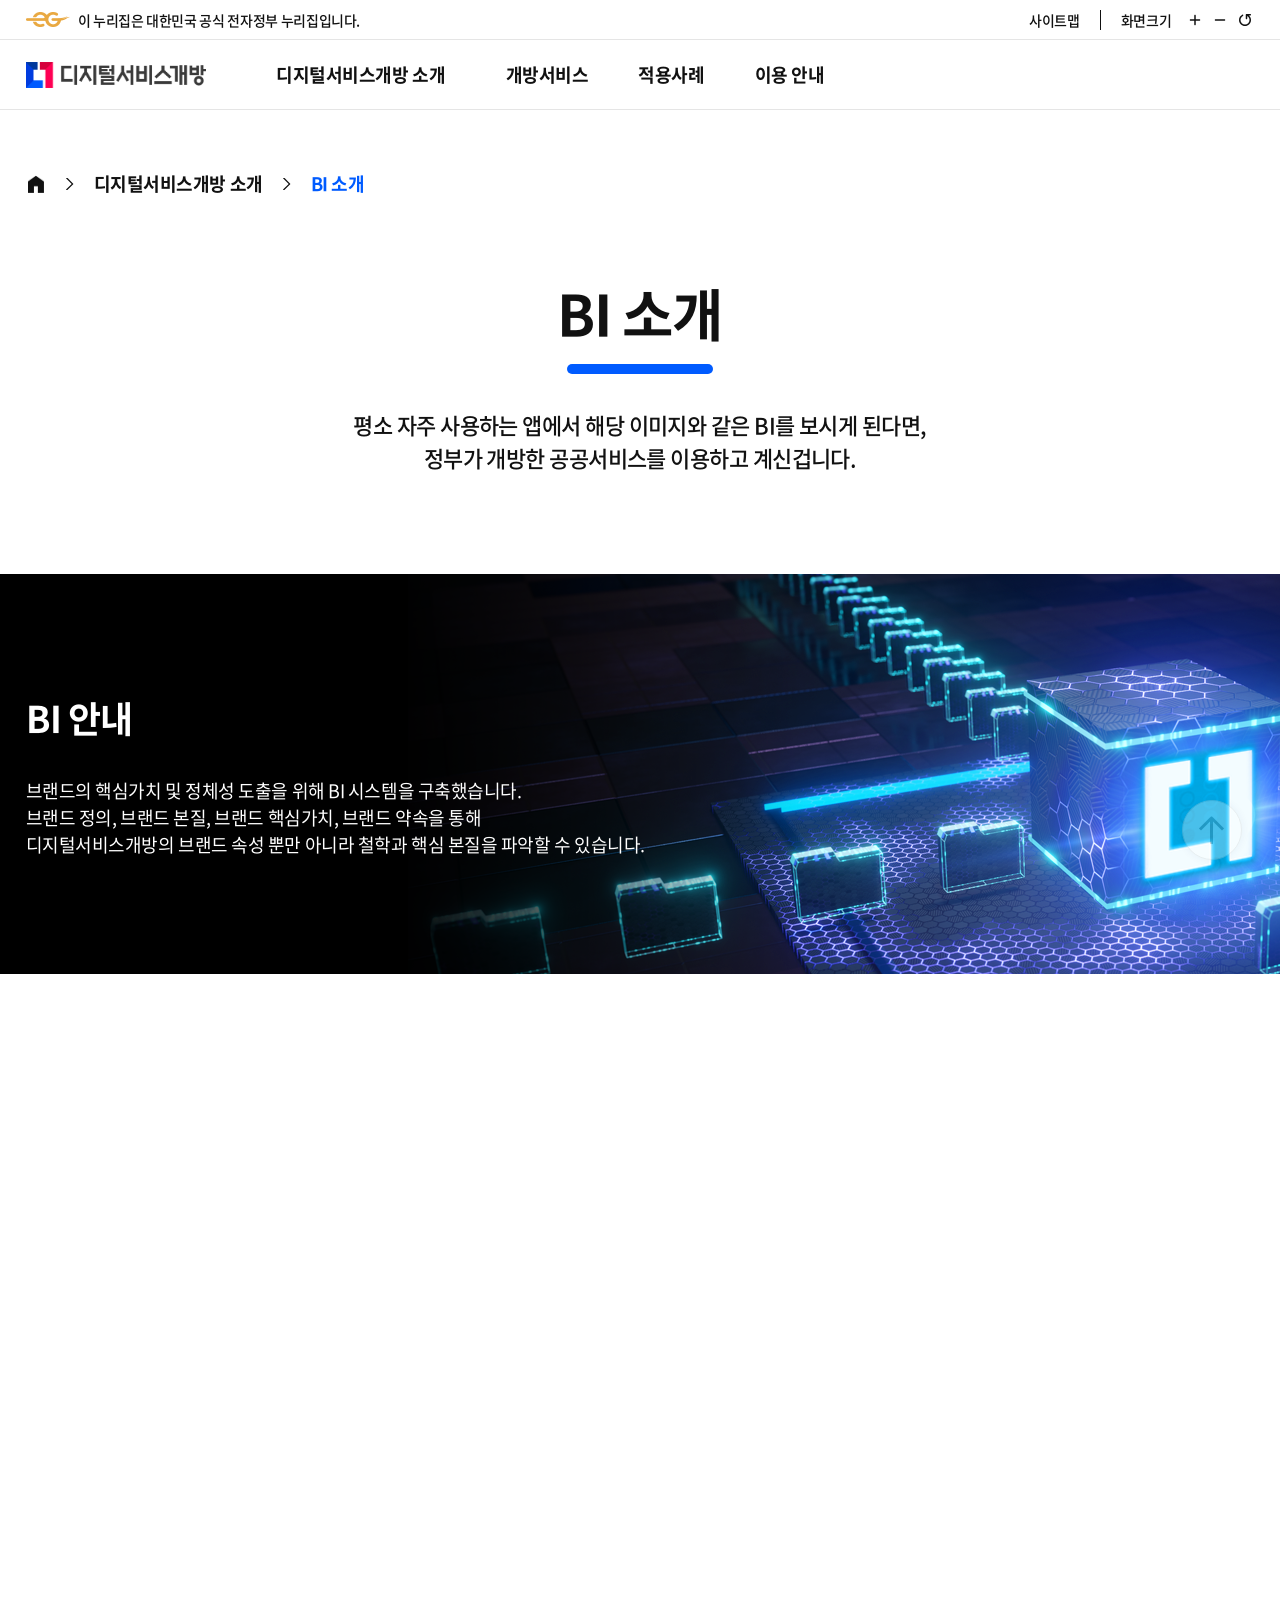
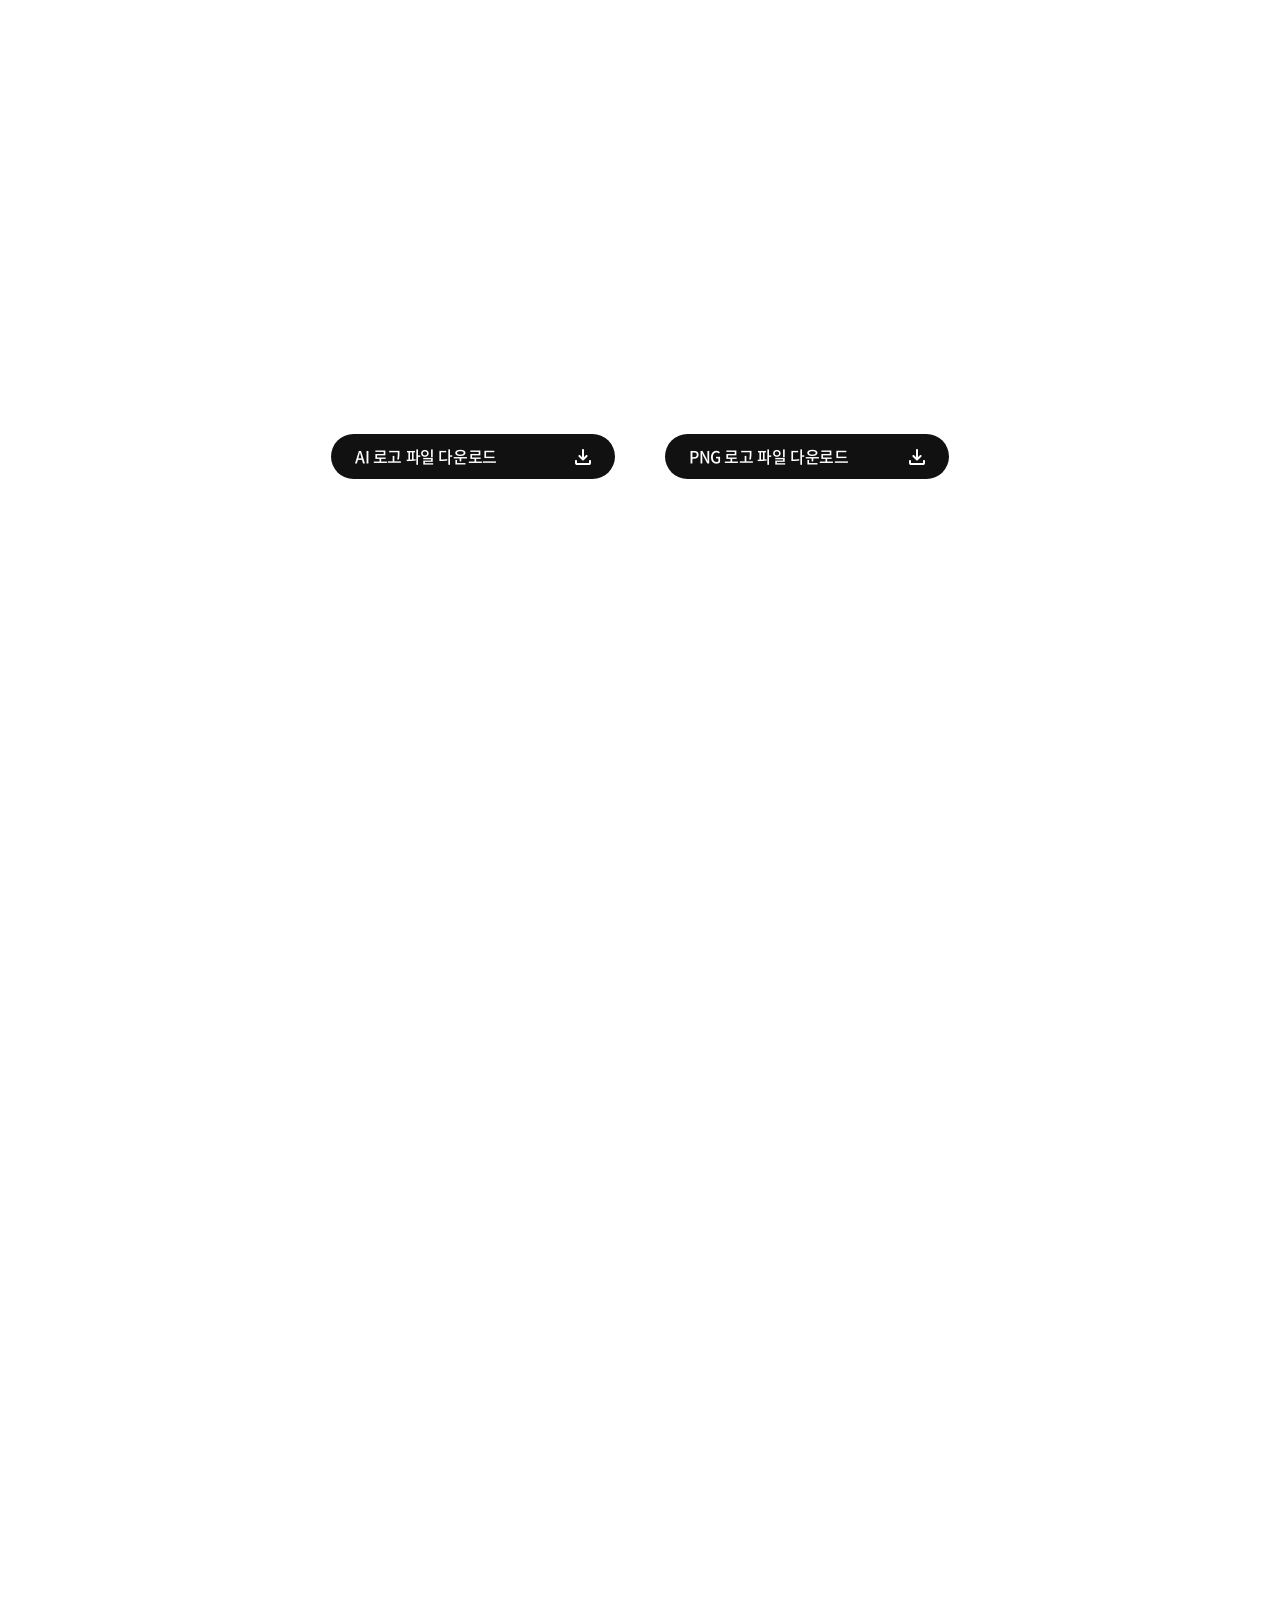
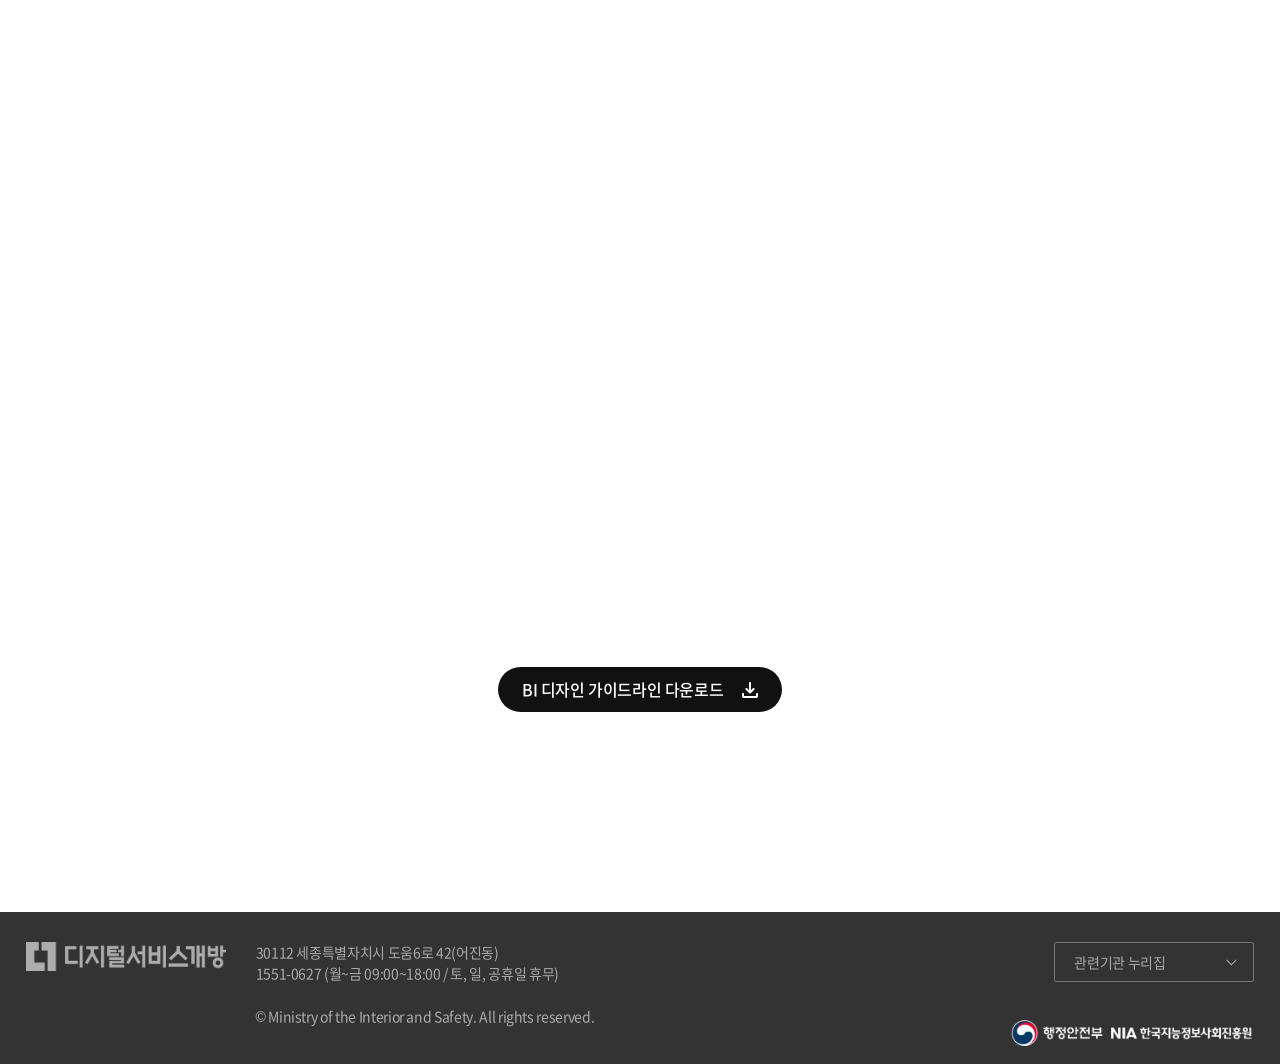
<file: public/html/01_디지털서비스개방소개_BI소개.html>
<!DOCTYPE html>
<html lang="ko">

<head>
    <meta charset="UTF-8" />
    <meta name="viewport" content="width=device-width, initial-scale=1.0,minimum-scale=1.0,maximum-scale=1.0,user-scalable=no" />
    <title>BI 소개&lt;디지털서비스개방 소개&lt;디지털서비스개방</title>

    <!-- CSS -->
    <link rel="stylesheet" type="text/css" href="../css/swiper.11.0.6-bundle.css" />
    <link rel="stylesheet" type="text/css" href="../css/aos.css">
    <link rel="stylesheet" type="text/css" href="../css/fontset.css" />
    <link rel="stylesheet" type="text/css" href="../css/base.css" />
    <link rel="stylesheet" type="text/css" href="../css/nav.css" />
    <link rel="stylesheet" type="text/css" href="../css/style.css" />
    <link rel="stylesheet" type="text/css" href="../css/layout.css" />
    <link rel="stylesheet" type="text/css" href="../css/style_promotion.css" />

    <!-- 파비콘 적용 -->
    <link rel="apple-touch-icon" sizes="57x57" href="../img/favicon/apple-icon-57x57.png">
    <link rel="apple-touch-icon" sizes="60x60" href="../img/favicon/apple-icon-60x60.png">
    <link rel="apple-touch-icon" sizes="72x72" href="../img/favicon/apple-icon-72x72.png">
    <link rel="apple-touch-icon" sizes="76x76" href="../img/favicon/apple-icon-76x76.png">
    <link rel="apple-touch-icon" sizes="114x114" href="../img/favicon/apple-icon-114x114.png">
    <link rel="apple-touch-icon" sizes="120x120" href="../img/favicon/apple-icon-120x120.png">
    <link rel="apple-touch-icon" sizes="144x144" href="../img/favicon/apple-icon-144x144.png">
    <link rel="apple-touch-icon" sizes="152x152" href="../img/favicon/apple-icon-152x152.png">
    <link rel="apple-touch-icon" sizes="180x180" href="../img/favicon/apple-icon-180x180.png">
    <link rel="icon" type="image/png" sizes="192x192"  href="../img/favicon/android-icon-192x192.png">
    <link rel="icon" type="image/png" sizes="32x32" href="../img/favicon/favicon-32x32.png">
    <link rel="icon" type="image/png" sizes="96x96" href="../img/favicon/favicon-96x96.png">
    <link rel="icon" type="image/png" sizes="16x16" href="../img/favicon/favicon-16x16.png">
    <link rel="manifest" href="../img/favicon//manifest.json">
    <meta name="msapplication-TileColor" content="#ffffff">
    <meta name="msapplication-TileImage" content="../img/favicon/ms-icon-144x144.png">
    <meta name="theme-color" content="#ffffff">

    <!-- JS -->
    <script src="../js/jquery-3.6.3/jquery.min.js"></script>
    <script src="../js/swiper-5.4.3.min.js"></script>
    <script src="../js/aos.js"></script>   
    <script src="../js/nav.js"></script>
    <script src="../js/app.js"></script>
    <script src="../js/service.js"></script>
</head>

<body>
    <div id="wrapper" class="wrapper sub_pages">
        <!-- 바로가기 메뉴 -->
        <nav id="skip"></nav>
        <header id="header" class="header main_header"></header>

        <!-- 메인  -->
        <main class="">

            <!-- 본문 외부 영역 -->
            <section id="content" class="bi_intro">

                <!-- 본문 -->
                <article class="page page_bi_intro">                
                    <!-- 브레드크럼 -->
                    <div class="wrap_breadcrumb_fotal">
                        <ul class="breadcrumbs">
                            <li class="breadcrumbs_item cat_home"><a href="00_대외홍보포털_메인.html" class="home" title="메인 페이지 이동"></a></li>
                            <li class="breadcrumbs_item"><a href="01_디지털서비스개방소개_정책소개.html">디지털서비스개방 소개</a></li>
                            <li class="breadcrumbs_item current_page">BI 소개</li>
                        </ul>
                    </div>

                    <div class="page_content">
                        <!-- 컨텐츠 탑 소개 -->
                        <div class="wrap_article article01">
                            <article class="contents_wrap">
                                <h2 class="page_title title_underline">BI 소개</h2>
                                <h3>
                                    평소 자주 사용하는 앱에서 해당 이미지와 같은 BI를 보시게 된다면,<br class="none_480"/>
                                    정부가 개방한 공공서비스를 이용하고 계신겁니다.
                                </h3>
                            </article>
                        </div>

                        <!-- 페이지 설명 배너 영역 -->
                        <div class="wrap_article article02 plain_form" data-aos="fade-up">
                            <article class="contents_wrap">                                                     
                                <h4>BI 안내</h4>                           
                                <p>
                                    브랜드의 핵심가치 및 정체성 도출을 위해 BI 시스템을 구축했습니다. <br>
                                    브랜드 정의, 브랜드 본질, 브랜드 핵심가치, 브랜드 약속을 통해 <br>
                                    디지털서비스개방의 브랜드 속성 뿐만 아니라 철학과 핵심 본질을 파악할 수 있습니다.
                                </p>                              
                            </article>
                        </div>

                        <!-- BI 디자인 소개 -->
                        <div class="wrap_article article03">
                            <article class="contents_wrap" data-aos="fade-up"> 
                                <div class="shadow_box box01">
                                    <h3 class="title_article title_upperline">
                                        BI 디자인 소개
                                    </h3>                               
                                    <p>
                                        디지털서비스개방 BI 디자인은 브랜드 네임의 대표 자음 형태(ㄷ+ㄱ)의 조합으로<br class="only_pc" />
                                        잠겨 있는 공간이 열리는 듯한 모습을 표현하여 개방된 디지털서비스의 의미를 시각적으로 전달합니다.<br class="only_pc" />
                                        공공 서비스의 속성을 고려하여 태극마크의 색상과 어우러짐을 표현하여 공공성과 대표성의 의미를 담았습니다.
                                    </p>
                                    <div class="block01">
                                        <div class="contents_centered">
                                            <div class="wrap_img">
                                                <img src="../img/logo/logo_symbol.png" alt="디지털서비스개방의 심볼 마크 이미지">
                                            </div>
                                            <div class="wrap_img">
                                                <img src="../img/logo/logo_logotype.png" alt="디지털서비스개방의 로고타이프 이미지. '공공서비스를 민간플랫폼에서 한 번에, 디지털서비스개방'">
                                            </div>
                                        </div> 
                                        <div class="contents_col3">
                                            <div>
                                                <div class="wrap_img">
                                                    <img src="../img/main/bi_intro_01.png" alt="디지털서비스개방의 로고가 한글 ㄷ과 ㄱ의 모양에서 따온 것을 설명하는 이미지">                                            
                                                </div>
                                                <div>
                                                    <img src="../img/main/bi_intro_01_1.png" alt="디지털서비스개방의 ㄷ을 강조한 이미지">
                                                    <span>+</span>
                                                    <img src="../img/main/bi_intro_01_2.png" alt="디지털서비스개방의 ㄱ을 강조한 이미지">
                                                </div>
                                                <p>브랜드 네임의 대표 자음 조합으로<br />조형미와 명료함을 지닌 기억하기 쉬운 디자인</p>        
                                            </div>
                                            <div>
                                                <div class="wrap_img">
                                                    <img src="../img/main/bi_intro_02.png" alt="디지털서비스개방의 로고가 잠겨있던 것이 열리는 모습, 개방된 서비스를 형상화한 것을 설명하는 이미지">
                                                </div>
                                                <div>
                                                    <p>열리는 모습</p>
                                                    <span>+</span>
                                                    <p>개방된 서비스</p>
                                                </div>   
                                                <p>잠겨 있던 곳이 열리는 모습은 누구나<br />이용할 수 있는 개방된 디지털서비스를 상징</p>                              
                                            </div>
                                            <div>
                                                <div class="wrap_img">
                                                    <img src="../img/main/bi_intro_03.png" alt="디지털서비스개방의 로고가 태극마크의 파랑과 빨강에서 따온 것을 설명하는 이미지">
                                                </div>
                                                <div>
                                                    <p>공공성</p>
                                                    <span>+</span>
                                                    <p>대표성</p>
                                                </div>  
                                                <p>태극마크가 연상되는 파랑과 빨강의<br />어우러짐을 통해 공공성과 대표성 상징</p>
                                            </div>
                                        </div>
                                    </div>                                 
                                    <div class="contents_centered block02">
                                        <h3 class="title_article title_upperline">
                                            브랜드 정의
                                        </h3>
                                        <div class="contents_centered">
                                            <h5>
                                                공공서비스의 성격을 지닌 <br class="only_mob" /> 국가 정책 브랜드
                                            </h5>
                                        </div>                                       
                                    </div>
                                    <div class="contents_centered block03">
                                        <h3 class="title_article title_upperline">
                                            브랜드 본질
                                        </h3>
                                        <div class="contents_centered">
                                            <h5>
                                                모두를 위한 연결
                                            </h5>
                                        </div>                                        
                                    </div>
                                    <div class="block04">
                                        <h3 class="title_article title_upperline">
                                            브랜드 핵심가치
                                        </h3>
                                        <div class="contents_col3">
                                            <div>
                                                <p>기본 속성</p>
                                                <h5>모두가 누리는<br class="only_pc"/> 공공서비스</h5>
                                            </div>
                                            <div>
                                                <p>차별적 경쟁력 속성</p>
                                                <h5>개방으로 가까워진<br class="only_pc"/> 편리함</h5>
                                            </div>
                                            <div>
                                                <p>주도적 속성</p>
                                                <h5>혁신으로 만나는<br/>디지털 세상</h5>
                                            </div>
                                        </div>
                                    </div>
                                    <div class="contents_centered block05">
                                        <h3 class="title_article title_upperline">
                                            브랜드 약속
                                        </h3>
                                        <h5>
                                            공공 디지털 서비스의 장벽을 허물고<br />모두가 쉽고 편리한 서비스를 제공받을 수 있는<br />디지털 플랫폼 환경을 만들어 나갑니다.
                                        </h5>
                                    </div>
                                </div>                               
                            </article>
                        </div>
                        <!-- 파일 다운로드 -->
                        <div class="wrap_article btn_init">
                            <div class="wrap_btn">
                                <a class="download_file btn_action filled_black download_white" href="../download/디지털서비스개방_BI_AI.zip" title="디지털서비스개방 BI AI파일 다운로드" download>AI 로고 파일 다운로드</a>
                                <a class="download_file btn_action filled_black download_white" href="../download/디지털서비스개방_BI_PNG.zip" title="디지털서비스개방 BI PNG파일 다운로드" download>PNG 로고 파일 다운로드</a>
                            </div>
                        </div>
                        <!-- BI 적용사례 -->
                        <div class="wrap_article article04">
                            <article class="contents_wrap" data-aos="fade-up"> 
                                <div class="shadow_box box02">
                                    <h3 class="title_article title_upperline">
                                        BI 적용사례
                                    </h3>                               
                                    <p>
                                        디지털서비스개방 BI는 현재 다양한 서비스에 적용되어 있습니다. <br class="none_768" />
                                        만약 사용중인 앱이나 웹 서비스에서 디지털서비스개방 BI를 보시게 된다면, <br class="none_768" />이는 정부가 개방한 공공서비스를 이용하고 계시다는 의미입니다.                                        
                                    </p>
                                    <p>
                                        자세한 BI 적용 지침에 대해서는 하단의 BI 디자인 가이드라인을 다운받아 확인해 주세요.
                                    </p>
                                    <div class="block06">
                                        <h4>모바일 환경</h4>
                                        <div>
                                            <h5><span>심볼마크·로고타이프 조합형</span></h5>
                                            <div class="contents_col2 two_bundle">
                                                <div class="contents_centered">
                                                    <div class="applied_example">
                                                        <h6>좌우조합 슬로건 <br class="block_768">조합형</h6>
                                                        <div class="wrap_img">
                                                            <img src="../img/illust/bi_combi_01.png" alt="디지털서비스개방의 좌우조합 슬로건 조합형 로고가 신한 마이카 앱에 적용된 화면">
                                                        </div>
                                                        <div>
                                                            <h6>신한 마이카</h6>
                                                            <p>자동차 검사 예약</p>
                                                        </div>                                                
                                                    </div>
                                                    <div class="applied_example">
                                                        <h6>좌우조합 기본형 <br class="block_768">단색</h6>
                                                        <div class="wrap_img">
                                                            <img src="../img/illust/bi_combi_02.png" alt="디지털서비스개방의 좌우조합 기본형 단색 로고가 토스 앱에 적용된 화면">
                                                        </div>
                                                        <div>
                                                            <h6>토스</h6>
                                                            <p>자동차 검사 예약</p>
                                                        </div>                                                
                                                    </div>
                                                </div>
                                                <div class="contents_centered">   
                                                    <div class="applied_example">
                                                        <h6>상하조합 <br class="block_768">기본형</h6>
                                                        <div class="wrap_img">
                                                            <img src="../img/illust/bi_combi_03.png" alt="디지털서비스개방의 상하조합 기본형 로고가 KB스타뱅킹 앱에 적용된 화면">
                                                        </div>
                                                        <div>
                                                            <h6>KB스타뱅킹</h6>
                                                            <p>수목원 예약</p>
                                                        </div>                                                
                                                    </div>
                                                    <div class="applied_example">
                                                        <h6>상하조합 기본형 <br class="block_768">그레이스케일</h6>
                                                        <div class="wrap_img">
                                                            <img src="../img/illust/bi_combi_04.png" alt="디지털서비스개방의 상하조합 기본형 그레이스케일 로고가 KB스타뱅킹 앱에 적용된 화면">
                                                        </div>
                                                        <div>
                                                            <h6>KB스타뱅킹</h6>
                                                            <p>패스트 인천공항</p>
                                                        </div>                                                
                                                    </div>
                                                </div>                                                
                                            </div> 
                                        </div>  
                                        <div>
                                            <h5><span>심볼마크 단일형</span></h5>
                                            <div class="contents_centered one_bundle">
                                                <div class="applied_example">
                                                    <h6>심볼 아이콘</h6>
                                                    <div class="wrap_img">
                                                        <img src="../img/illust/bi_symbol_01.png" alt="디지털서비스개방의 심볼 아이콘이 KB Pay 앱에 적용된 화면">
                                                    </div>
                                                    <div>
                                                        <h6>KB Pay</h6>
                                                        <p>국립수목원 예약 서비스</p>
                                                    </div>                                                
                                                </div>
                                                <div class="applied_example">
                                                    <h6>심볼 아이콘</h6>
                                                    <div class="wrap_img">
                                                        <img src="../img/illust/bi_symbol_02.png" alt="디지털서비스개방의 심볼 아이콘이 네이버 지도 앱에 적용된 화면">
                                                    </div>
                                                    <div>
                                                        <h6>네이버 지도</h6>
                                                        <p>기차 조회·예매</p>
                                                    </div>                                                
                                                </div>                                                
                                            </div>
                                        </div>                                       
                                    </div>
                                    <div class="block07">
                                        <h4>PC 환경</h4>                                    
                                        <div class="contents_col2">
                                            <div class="applied_example">  
                                                <h6>심볼 마크</h6>
                                                <div class="wrap_img">
                                                    <img src="../img/illust/bi_pc_01.png" alt="디지털서비스개방의 심볼 마크가 국립수목원 누리집에 적용된 화면">
                                                </div>
                                                <div>
                                                    <h6>국립수목원 누리집</h6>                                                        
                                                </div>                                                
                                            </div>
                                            <div class="applied_example">
                                                <h6>심볼 아이콘, 프레임 그래픽 등</h6>
                                                <div class="wrap_img">
                                                    <img src="../img/illust/bi_pc_02.png" alt="디지털서비스개방의 심볼 아이콘, 프레임 그래픽 등이 한국교통안전공단 사이버검사소 누리집에 적용된 화면">
                                                </div>
                                                <div>
                                                    <h6>한국교통안전공단 사이버검사소 누리집</h6>                                                        
                                                </div>                                                
                                            </div>    
                                        </div>                                       
                                    </div>
                                </div>
                            </article>
                        </div>
                        <!-- 파일 다운로드 -->
                        <div class="wrap_article btn_init">
                            <div class="wrap_btn">
                                <a class="download_file btn_action filled_black download_white" href="../download/디지털서비스개방_BI_디자인_가이드라인.pdf" title="디지털서비스개방 BI 디자인 가이드라인 다운로드" download>BI 디자인 가이드라인 다운로드</a>                               
                            </div>
                        </div>
                    </div>
                <!-- 본문 end  -->
                </article>         
            </section>
            <!-- 본문 외부 영역 end-->
        </main>
        <!-- 전체 영역 end  -->

        <footer id="footer" class="footer"></footer>

    </div>

    <!-- 팝업 배경 dim 처리 -->
    <div class="popup_mask"></div> 

    <!-- 팝업 본문 :  콘텐츠 준비중 알림 팝업 -->
    <div class="prepare_alertPop"></div> 

    <script>
        AOS.init();
    </script>
</body>

</html>
</file>
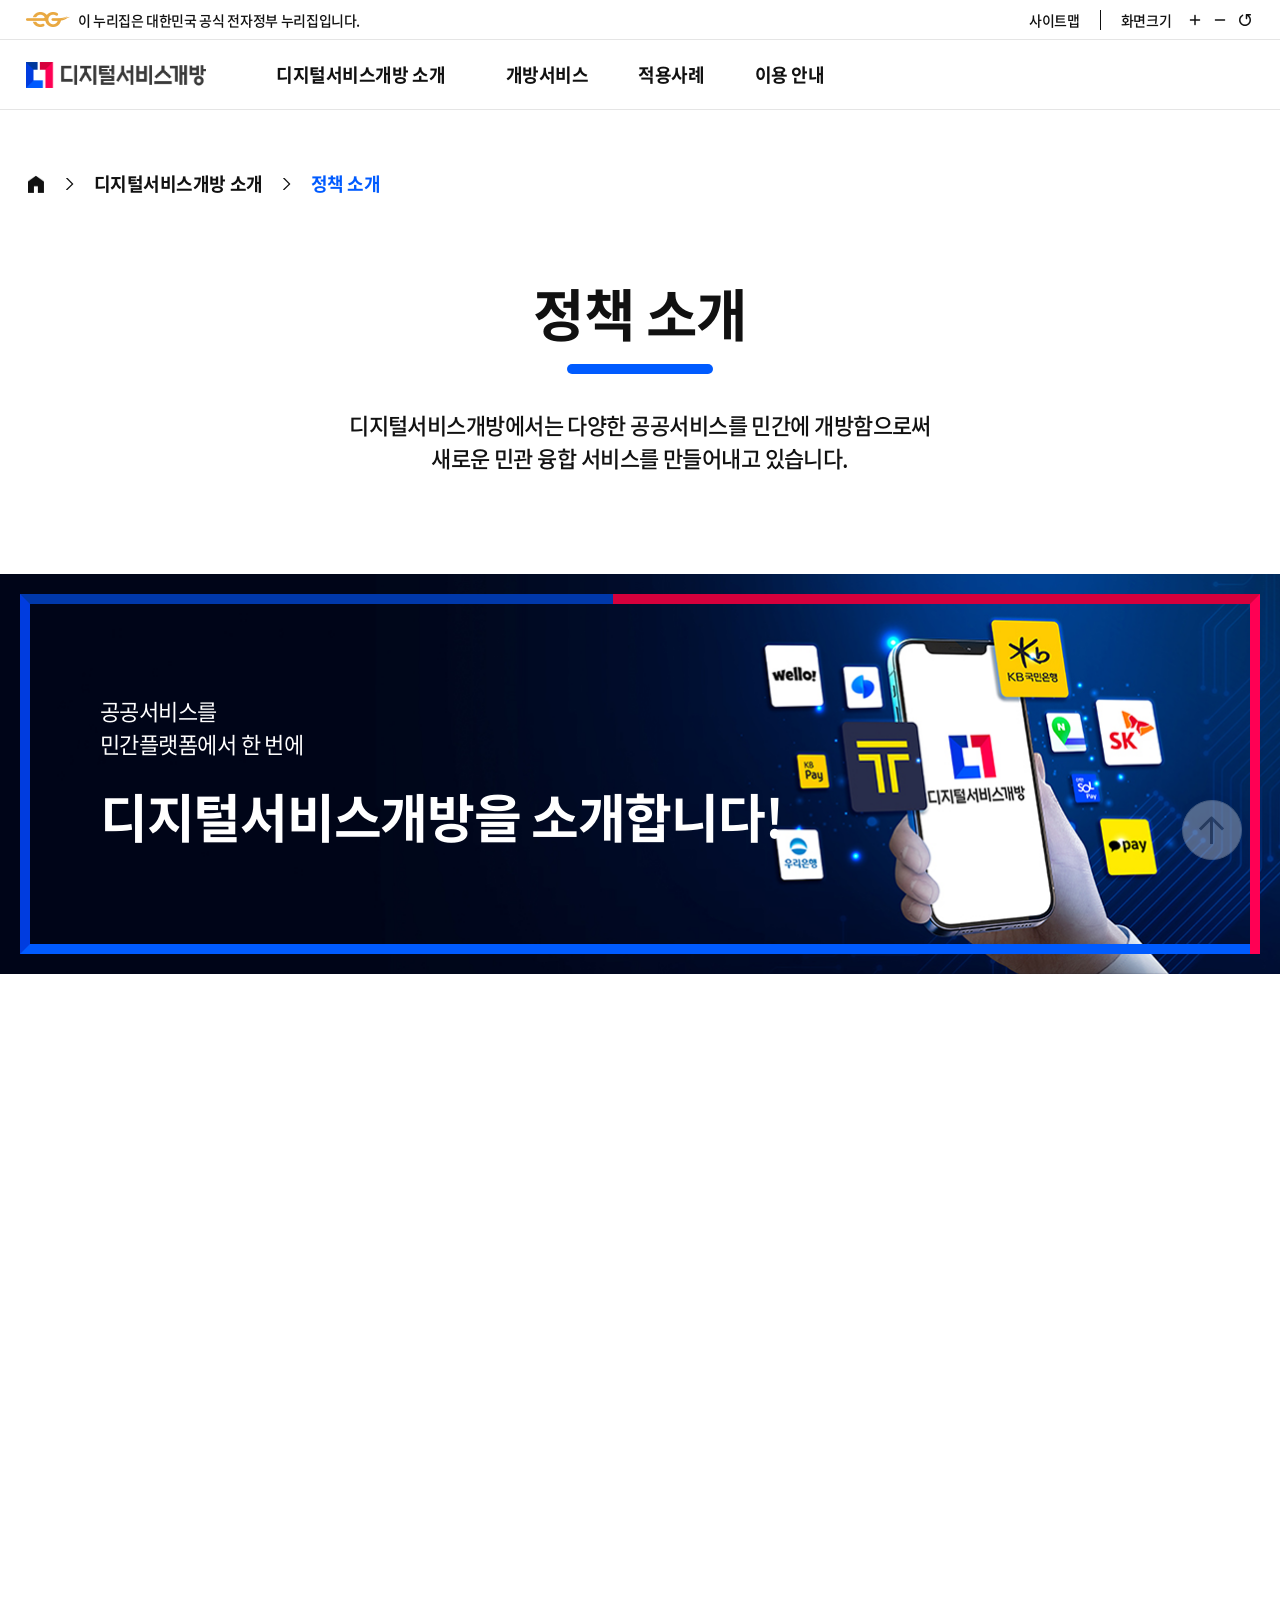
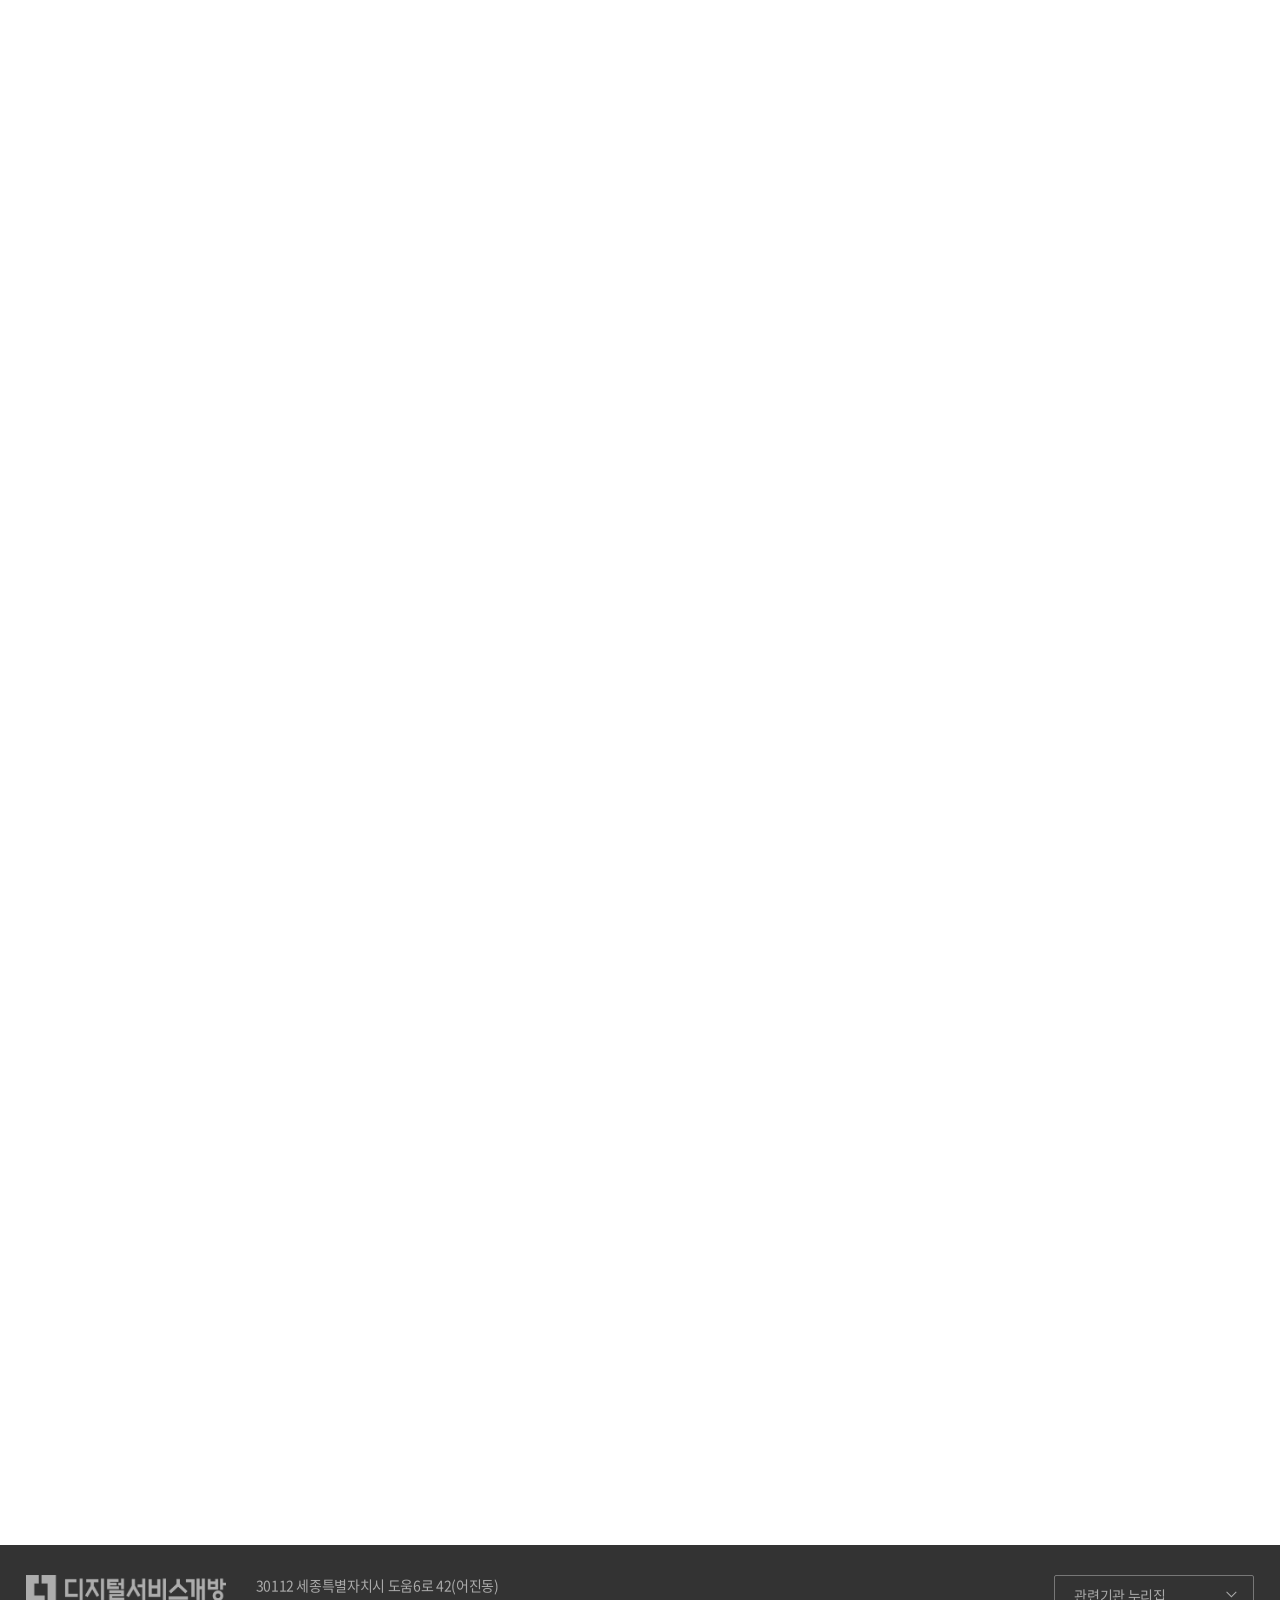
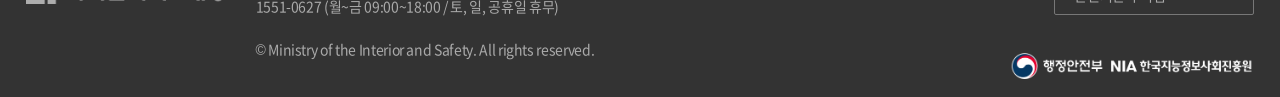
<file: public/html/01_디지털서비스개방소개_정책소개.html>
<!DOCTYPE html>
<html lang="ko">

<head>
    <meta charset="UTF-8" />
    <meta name="viewport" content="width=device-width, initial-scale=1.0,minimum-scale=1.0,maximum-scale=1.0,user-scalable=no" />
    <title>정책 소개&lt;디지털서비스개방 소개&lt;디지털서비스개방</title>

    <!-- CSS -->
    <link rel="stylesheet" type="text/css" href="../css/swiper.11.0.6-bundle.css" />
    <link rel="stylesheet" type="text/css" href="../css/aos.css">
    <link rel="stylesheet" type="text/css" href="../css/fontset.css" />
    <link rel="stylesheet" type="text/css" href="../css/base.css" />
    <link rel="stylesheet" type="text/css" href="../css/nav.css" />
    <link rel="stylesheet" type="text/css" href="../css/style.css" />
    <link rel="stylesheet" type="text/css" href="../css/layout.css" />
    <link rel="stylesheet" type="text/css" href="../css/style_promotion.css" />

    <!-- 파비콘 적용 -->
    <link rel="apple-touch-icon" sizes="57x57" href="../img/favicon/apple-icon-57x57.png">
    <link rel="apple-touch-icon" sizes="60x60" href="../img/favicon/apple-icon-60x60.png">
    <link rel="apple-touch-icon" sizes="72x72" href="../img/favicon/apple-icon-72x72.png">
    <link rel="apple-touch-icon" sizes="76x76" href="../img/favicon/apple-icon-76x76.png">
    <link rel="apple-touch-icon" sizes="114x114" href="../img/favicon/apple-icon-114x114.png">
    <link rel="apple-touch-icon" sizes="120x120" href="../img/favicon/apple-icon-120x120.png">
    <link rel="apple-touch-icon" sizes="144x144" href="../img/favicon/apple-icon-144x144.png">
    <link rel="apple-touch-icon" sizes="152x152" href="../img/favicon/apple-icon-152x152.png">
    <link rel="apple-touch-icon" sizes="180x180" href="../img/favicon/apple-icon-180x180.png">
    <link rel="icon" type="image/png" sizes="192x192"  href="../img/favicon/android-icon-192x192.png">
    <link rel="icon" type="image/png" sizes="32x32" href="../img/favicon/favicon-32x32.png">
    <link rel="icon" type="image/png" sizes="96x96" href="../img/favicon/favicon-96x96.png">
    <link rel="icon" type="image/png" sizes="16x16" href="../img/favicon/favicon-16x16.png">
    <link rel="manifest" href="../img/favicon//manifest.json">
    <meta name="msapplication-TileColor" content="#ffffff">
    <meta name="msapplication-TileImage" content="../img/favicon/ms-icon-144x144.png">
    <meta name="theme-color" content="#ffffff">

    <!-- JS -->
    <script src="../js/jquery-3.6.3/jquery.min.js"></script>
    <script src="../js/swiper-5.4.3.min.js"></script>
    <script src="../js/aos.js"></script>   
    <script src="../js/nav.js"></script>
    <script src="../js/app.js"></script>
    <script src="../js/service.js"></script>
</head>

<body>
    <div id="wrapper" class="wrapper sub_pages">
        <!-- 바로가기 메뉴 -->
        <nav id="skip"></nav>
        <header id="header" class="header main_header"></header>

        <!-- 메인  -->
        <main class="">

            <!-- 본문 외부 영역 -->
            <section id="content" class="introduce">

                <!-- 본문 -->
                <article class="page page_introduce">                
                    <!-- 브레드크럼 -->
                    <div class="wrap_breadcrumb_fotal">
                        <ul class="breadcrumbs">
                            <li class="breadcrumbs_item cat_home"><a href="00_대외홍보포털_메인.html" class="home" title="메인 페이지 이동"></a></li>
                            <li class="breadcrumbs_item"><a href="01_디지털서비스개방소개_정책소개.html">디지털서비스개방 소개</a></li>
                            <li class="breadcrumbs_item current_page">정책 소개</li>
                        </ul>
                    </div>

                    <div class="page_content">
                        <!-- 컨텐츠 탑 소개 -->
                        <div class="wrap_article article01">
                            <article class="contents_wrap">
                                <h2 class="page_title title_underline">정책 소개</h2>
                                <h3>
                                    디지털서비스개방에서는 다양한 공공서비스를 민간에 개방함으로써<br class="none_480"/>
                                    새로운 민관 융합 서비스를 만들어내고 있습니다.
                                </h3>
                            </article>
                        </div>

                        <!-- 페이지 설명 배너 영역 -->
                        <div class="wrap_article article02" data-aos="fade-up">
                            <div class="frame_wrap">
                                <span class="frame_line01"></span>
                                <span class="frame_line02"></span>
                                <span class="frame_line03"></span>
                            </div>
                            <article>
                                <p>
                                    공공서비스를<br>
                                    민간플랫폼에서 한 번에
                                </p>
                                <h4>디지털서비스개방을 <br class="block_768"/> 소개합니다!</h4>           
                            </article>
                        </div>

                        <!-- 디지털서비스개방이란? -->
                        <div class="wrap_article article03">
                            <article class="contents_wrap" data-aos="fade-up"> 
                                <h3 class="title_article title_upperline">‘디지털서비스개방’이란?</h3>
                                <p>
                                    ‘디지털서비스개방’이란, 그동안 공공앱·웹으로만 이용 가능하던 공공서비스를,<br class="only_pc"/>
                                    국민이 평소에 자주 사용하는 민간앱·웹에서도 누구나 쉽고 편리하게 이용할 수 있도록 개방하는 것을 말합니다.
                                </p>
                                <p>                                    
                                    정부가 제공하는 공공서비스를 API 등의 형태로 디지털서비스개방 플랫폼에 등록하면,<br class="only_pc"/>
                                    기업은 이를 자사의 서비스에 연계하여 융합서비스를 창출하고, 국민은 평소 자주 사용하는 민간앱·웹에서도 공공서비스를 이용할 수 있습니다.
                                </p>
                                <div class="wrap_img">
                                    <img src="../img/illust/introduce_01.png" class="only_pc" alt="디지털서비스개방을 통해 정부 및 공공기관인 질병관리청, 경찰청, 한국도로공사, 공정거래위원회, 주식회사 에스알, 한국문화예술위원회, 국립생태원, 한국교통안전공단, 한국장학재단, 국립중앙도서관, 인천국제공항공사, 한국철도공사(코레일), 국토교통부, 한국수목원정원관리원, 한국환경공단, 도로교통공단, 국립수목원, 행정안전부, 병무청, 산림청 국립자연휴양림관리소, 산림청, 외교부 등이 공공서비스를 제공합니다. 민간기업인 KB국민카드, KB국민은행, 네이버, 신한카드, 카카오모빌리티, 비바리퍼블리카(토스) 등에서 자사의 서비스와 공공서비스를 연계 및 결합하여 국민들이 민간앱·웹에서도 공공서비스를 이용할 수 있습니다.">
                                    <img src="../img/illust/introduce_m_01.png" class="only_mob" alt="디지털서비스개방을 통해 정부 및 공공기관인 질병관리청, 경찰청, 한국도로공사, 공정거래위원회, 주식회사 에스알, 한국문화예술위원회, 국립생태원, 한국교통안전공단, 한국장학재단, 국립중앙도서관, 인천국제공항공사, 한국철도공사(코레일), 국토교통부, 한국수목원정원관리원, 한국환경공단, 도로교통공단, 국립수목원, 행정안전부, 병무청, 산림청 국립자연휴양림관리소, 산림청, 외교부 등이 공공서비스를 제공합니다. 민간기업인 KB국민카드, KB국민은행, 네이버, 신한카드, 카카오모빌리티, 비바리퍼블리카(토스) 등에서 자사의 서비스와 공공서비스를 연계 및 결합하여 국민들이 민간앱·웹에서도 공공서비스를 이용할 수 있습니다.">
                                </div>
                            </article>
                        </div>

                        <!-- 국민은 -->
                        <div class="wrap_article article04">
                            <article class="contents_wrap" data-aos="fade-up"> 
                                <div class="shadow_box">
                                    <h4><span>국민은</span>자주 사용하는 민간 플랫폼에서 공공서비스 이용이 가능!</h4>
                                    <p>
                                        정부가 제공하는 공공서비스를 이용하기 위해 개별 기관을 방문하거나 별도의 공공앱을 설치하지 않아도,<br class="only_pc" />
                                        자주 사용하는 민간 플랫폼 앱과 웹에서, 원하는 서비스를 민간·공공 구분없이 원스톱으로 이용할 수 있어 디지털정부 서비스의 이용이 더욱 편리해 집니다.
                                    </p>
                                    <div class="wrap_img">
                                        <img src="../img/illust/introduce_02.png" class="only_pc" alt="정부는 디지털서비스개방을 통해 청년, 교통, 안전, 여행·휴양, 임신·육아, 바우처·증명, 발급 등의 다양한 주제의 공공서비스를 개방합니다. 국민은 토스, 카카오T, 네이버 지도, KB Pay, KB국민은행, 신한SOL페이 등의 선호하는 민간채널을 통해 이를 이용할 수 있습니다.">
                                        <img src="../img/illust/introduce_m_02.png" class="only_mob" alt="정부는 디지털서비스개방을 통해 청년, 교통, 안전, 여행·휴양, 임신·육아, 바우처·증명, 발급 등의 다양한 주제의 공공서비스를 개방합니다. 국민은 토스, 카카오T, 네이버 지도, KB Pay, KB국민은행, 신한SOL페이 등의 선호하는 민간채널을 통해 이를 이용할 수 있습니다.">
                                    </div>
                                </div>                               
                            </article>
                        </div>

                        <!-- 기업은 -->
                        <div class="wrap_article article05">
                            <article class="contents_wrap" data-aos="fade-up"> 
                                <div class="shadow_box">
                                    <h4><span>기업은</span>시너지 창출, 서비스 저변 확장, 사회기여!</h4>
                                    <p>
                                        공공서비스와 자사의 서비스를 결합한 융합서비스 제공을 통해 시너지를 창출하고, 플랫폼을 활성화할 수 있으며 디지털 정부 생태계와 공공서비스에 대한 수요를 <br class="none_1420" />
                                        바탕으로 민간 플랫폼 서비스의 영역을 확장할 수 있습니다. 또한 기업은 API를 활용하여, 혁신적인 서비스를 개발하고 관련된 일자리를 창출하는데 기여할 수 있습니다.
                                    </p>
                                    <div class="wrap_img">
                                        <img src="../img/illust/introduce_03.png" class="only_pc" alt="공공서비스는 API에 대한 카탈로그, API 명세서를 제공하고, 다양한 API를 신청받으며, API 서비스 개발 및 테스트를 할수 있게 합니다. 기업서비스는 이와 함께 국민들에게 익숙하고 다양한 채널, 고유서비스, 기술력 보유라는 장점을 이용해 새로운 가치를 창출할 수 있습니다.">
                                        <img src="../img/illust/introduce_m_03.png" class="only_mob" alt="공공서비스는 API에 대한 카탈로그, API 명세서를 제공하고, 다양한 API를 신청받으며, API 서비스 개발 및 테스트를 할수 있게 합니다. 기업서비스는 이와 함께 국민들에게 익숙하고 다양한 채널, 고유서비스, 기술력 보유라는 장점을 이용해 새로운 가치를 창출할 수 있습니다.">
                                    </div>
                                </div>
                            </article>
                        </div>

                        <!-- 정부는 -->
                        <div class="wrap_article article06">
                            <article class="contents_wrap" data-aos="fade-up"> 
                                <div class="shadow_box">
                                    <h4><span>정부는</span>국민의 만족도 향상, 민관 협력 생태계 조성, 신뢰를 받는 동반자로서 자리매김!</h4>
                                    <div class="box_wrap">
                                        <div>
                                            <div class="wrap_img">
                                                <img src="../img/illust/introduce_04_1.png" alt="">
                                            </div>
                                            <p>공공앱과 웹으로만 가능했던 공공서비스를 민간에 개방하여, 국민의 접근성과 만족도를 높일 수 있으며, 맞춤형 서비스를 제공하고 먼저 찾아가는 정부를 실현할 수 있습니다.</p>
                                        </div>
                                        <div>
                                            <div class="wrap_img">
                                                <img src="../img/illust/introduce_04_2.png" alt="">
                                            </div>
                                            <p>공공서비스를 개방해 민간이 혁신적인 서비스를 창출할 수 있도록 지원함으로써, 공공서비스의 분절화를 극복하고 민간의 전문성과 역량을 최대로 활용할 수 있는 
                                                민관 협력생태계를 조성할 수 있습니다.</p>
                                        </div>
                                        <div>
                                            <div class="wrap_img">
                                                <img src="../img/illust/introduce_04_3.png" alt="">
                                            </div>
                                            <p>업무처리의 효율성과 투명성을 극대화 하고,  행정업무 처리의 생산성을 강화할 수 있으며, 국민, 기업, 정부가 연결된 디지털서비스플랫폼을 기반으로 사회 문제를 해결할 수 있습니다.</p>
                                        </div>
                                    </div>
                                </div>
                            </article>
                        </div>                    
                    </div>
                <!-- 본문 end  -->
                </article>         
            </section>
            <!-- 본문 외부 영역 end-->
        </main>
        <!-- 전체 영역 end  -->

        <footer id="footer" class="footer"></footer>

    </div>

    <!-- 팝업 배경 dim 처리 -->
    <div class="popup_mask"></div>     

    <!-- 팝업 본문 :  콘텐츠 준비중 알림 팝업 -->
    <div class="prepare_alertPop"></div> 

    <script>
        AOS.init();
    </script>
</body>

</html>
</file>
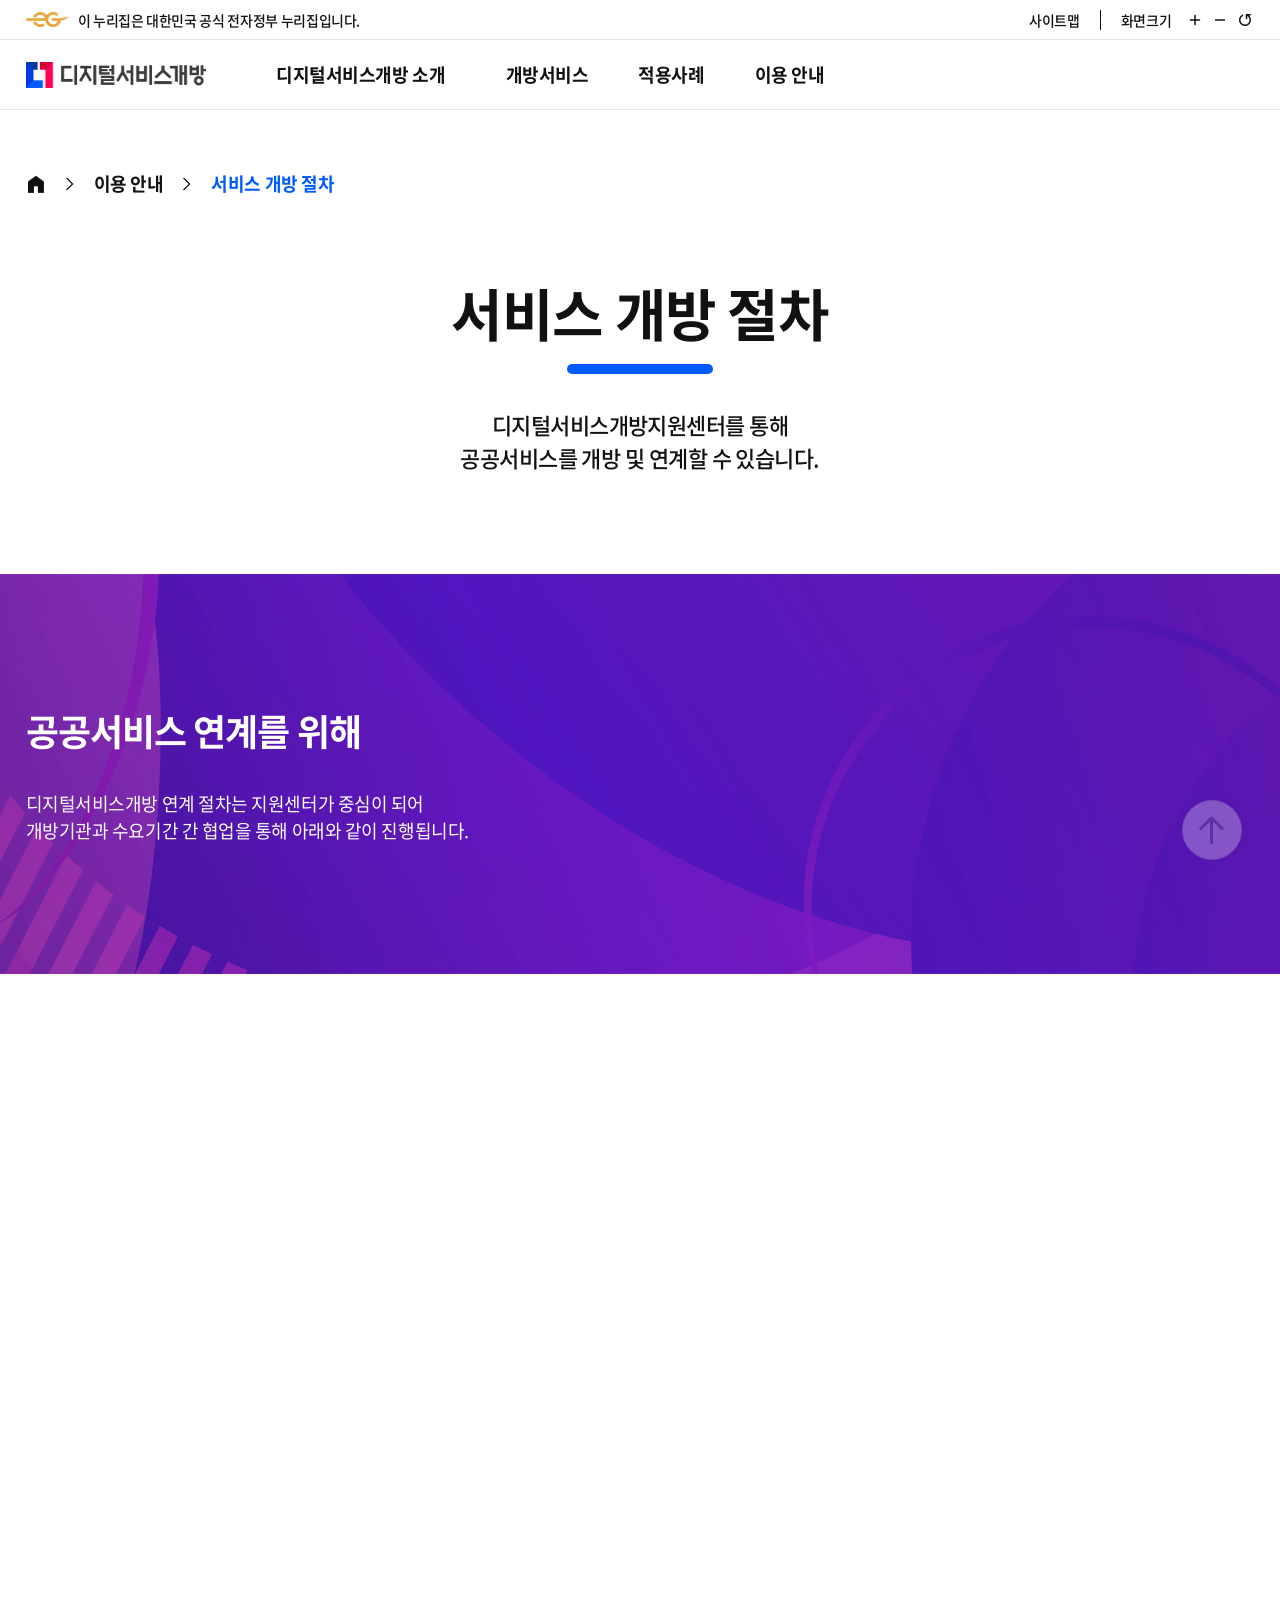
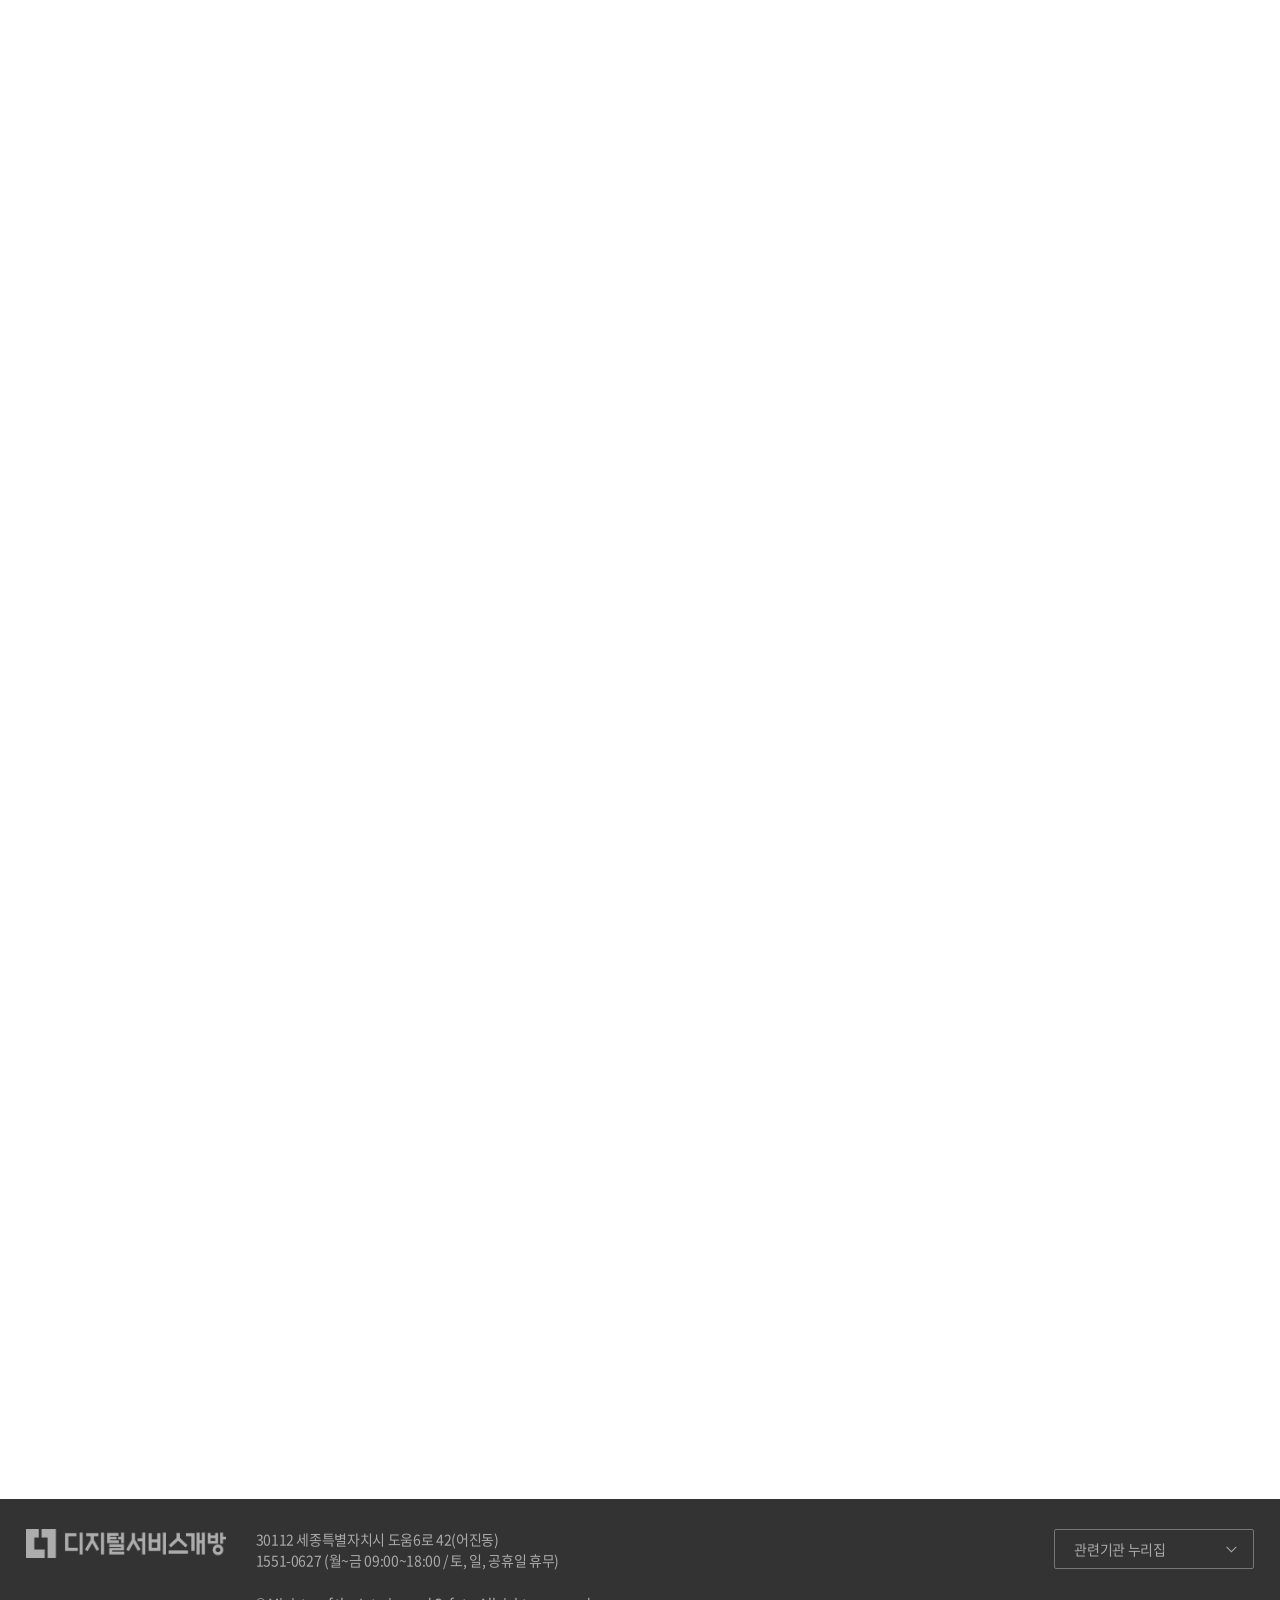
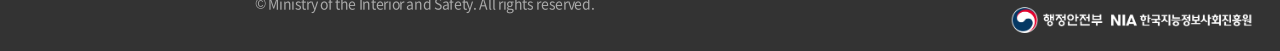
<file: public/html/02_이용안내_서비스개방절차.html>
<!DOCTYPE html>
<html lang="ko">

<head>
    <meta charset="UTF-8" />
    <meta name="viewport" content="width=device-width, initial-scale=1.0,minimum-scale=1.0,maximum-scale=1.0,user-scalable=no" />
    <title>서비스 개방 절차&lt;이용 안내&lt;디지털서비스개방</title>

    <!-- CSS -->
    <link rel="stylesheet" type="text/css" href="../css/swiper.11.0.6-bundle.css" />
    <link rel="stylesheet" type="text/css" href="../css/aos.css">
    <link rel="stylesheet" type="text/css" href="../css/fontset.css" />
    <link rel="stylesheet" type="text/css" href="../css/base.css" />
    <link rel="stylesheet" type="text/css" href="../css/nav.css" />
    <link rel="stylesheet" type="text/css" href="../css/style.css" />
    <link rel="stylesheet" type="text/css" href="../css/layout.css" />
    <link rel="stylesheet" type="text/css" href="../css/style_promotion.css" />

    <!-- 파비콘 적용 -->
    <link rel="apple-touch-icon" sizes="57x57" href="../img/favicon/apple-icon-57x57.png">
    <link rel="apple-touch-icon" sizes="60x60" href="../img/favicon/apple-icon-60x60.png">
    <link rel="apple-touch-icon" sizes="72x72" href="../img/favicon/apple-icon-72x72.png">
    <link rel="apple-touch-icon" sizes="76x76" href="../img/favicon/apple-icon-76x76.png">
    <link rel="apple-touch-icon" sizes="114x114" href="../img/favicon/apple-icon-114x114.png">
    <link rel="apple-touch-icon" sizes="120x120" href="../img/favicon/apple-icon-120x120.png">
    <link rel="apple-touch-icon" sizes="144x144" href="../img/favicon/apple-icon-144x144.png">
    <link rel="apple-touch-icon" sizes="152x152" href="../img/favicon/apple-icon-152x152.png">
    <link rel="apple-touch-icon" sizes="180x180" href="../img/favicon/apple-icon-180x180.png">
    <link rel="icon" type="image/png" sizes="192x192" href="../img/favicon/android-icon-192x192.png">
    <link rel="icon" type="image/png" sizes="32x32" href="../img/favicon/favicon-32x32.png">
    <link rel="icon" type="image/png" sizes="96x96" href="../img/favicon/favicon-96x96.png">
    <link rel="icon" type="image/png" sizes="16x16" href="../img/favicon/favicon-16x16.png">
    <link rel="manifest" href="../img/favicon//manifest.json">
    <meta name="msapplication-TileColor" content="#ffffff">
    <meta name="msapplication-TileImage" content="../img/favicon/ms-icon-144x144.png">
    <meta name="theme-color" content="#ffffff">

    <!-- JS -->
    <script src="../js/jquery-3.6.3/jquery.min.js"></script>
    <script src="../js/swiper-5.4.3.min.js"></script>
    <script src="../js/aos.js"></script>
    <script src="../js/nav.js"></script>
    <script src="../js/app.js"></script>
    <script src="../js/service.js"></script>
</head>

<body>
    <div id="wrapper" class="wrapper sub_pages">
        <!-- 바로가기 메뉴 -->
        <nav id="skip"></nav>
        <header id="header" class="header main_header"></header>

        <!-- 메인  -->
        <main class="">

            <!-- 본문 외부 영역 -->
            <section id="content" class="user_guide">

                <!-- 본문 -->
                <article class="page page_user_guide">
                    <!-- 브레드크럼 -->
                    <div class="wrap_breadcrumb_fotal">
                        <ul class="breadcrumbs">
                            <li class="breadcrumbs_item cat_home"><a href="00_대외홍보포털_메인.html" class="home" title="메인 페이지 이동"></a></li>
                            <li class="breadcrumbs_item"><a href="02_이용안내_서비스개방절차.html">이용 안내</a></li>
                            <li class="breadcrumbs_item current_page">서비스 개방 절차</li>
                        </ul>
                    </div>

                    <div class="page_content">
                        <!-- 컨텐츠 탑 소개 -->
                        <div class="wrap_article article01">
                            <article class="contents_wrap">
                                <h2 class="page_title title_underline">서비스 개방 절차</h2>
                                <h3>
                                    디지털서비스개방지원센터를 통해<br>
                                    공공서비스를 개방 및 연계할 수 있습니다.
                                </h3>
                            </article>
                        </div>

                        <!-- 페이지 설명 배너 영역 -->
                        <div class="wrap_article article02 plain_form" data-aos="fade-up">
                            <article class="contents_wrap">
                                <h4>공공서비스 연계를 위해</h4>
                                <p>
                                    디지털서비스개방 연계 절차는 지원센터가 중심이 되어 <br class="none_480" />
                                    개방기관과 수요기간 간 협업을 통해 아래와 같이 진행됩니다.
                                </p>
                            </article>
                        </div>

                        <!-- 서비스 개방 절차 도표 -->
                        <div class="wrap_article article03">            
                            <article class="contents_wrap" data-aos="fade-up" aria-hidden="true">
                                <div class="shadow_box">
                                    <div class="stage_wrap process01">
                                        <div class="stage_no">
                                            <div class="wrap_no_bg">
                                                <div class="no_bg">
                                                    <div class="no_img">
                                                    </div>
                                                    <div class="no_text" aria-hidden="true">공모˙선정</div>
                                                    <span class="sr_only">
                                                        1단계 공모,선정 단계의 도식화입니다.
                                                    </span>
                                                </div>
                                            </div>
                                        </div>
                                        <div class="stage_process">
                                            <div class="wrap_box">
                                                <div class="comp01">
                                                </span>
                                                </div>
                                                <div class="comp02">
                                                </div>
                                                <div class="comp03">
                                                </div>
                                            </div>
                                            <div class="wrap_bg">
                                            </div>                                            
                                            <div class="procedure_wrap">
                                                <span class="sr_only">
                                                    디지털서비스 개방지원센터는 서비스 수요조사와 민간개방 서비스를 접수 받습니다.
                                                </span>
                                                <div class="group01">
                                                    <p class="procedure" aria-hidden="true">수요조사 제출<span class="arrow"></span>
                                                    </p>
                                                    <span class="sr_only">개방기관은 디지털서비스 개방지원센터로 수요조사 결과를 제출합니다.</span>코로시테야루
                                                </div>
                                                <div class="group02">
                                                    <p class="procedure" aria-hidden="true">서비스 수요조사˙민간개방 서비스 접수</p>
                                                    <p class="procedure" aria-hidden="true">서비스 개방 참여기업 공모</p>
                                                    <span class="sr_only">
                                                        개방기관에게 받은 수요조사 제출 결과를 바탕으로 서비스 개방 참여기업을 공모 합니다.
                                                    </span>
                                                </div>
                                                <div class="group03">
                                                    <p class="procedure" aria-hidden="true">공모참여<span class="arrow"></span></p>
                                                    <span class="sr_only">수요기관은 디지털서비스 개방지원센터의 서비스 개방 기업 공모에 참여 합니다.</span>
                                                </div>
                                            </div>
                                        </div>
                                    </div>
                                    <div class="stage_wrap process02">
                                        <div class="stage_no">
                                            <div class="wrap_no_bg">
                                                <div class="no_bg">
                                                    <div class="no_img"></div>
                                                    <div class="no_text" aria-hidden="true">수요기관 선정 및<br />협의체 운영</div>
                                                    <span class="sr_only">
                                                        2단계 수요기관 선정 및 협의체 운영 단계의 도식화입니다.
                                                    </span>
                                                </div>
                                            </div>
                                        </div>
                                        <div class="stage_process">
                                            <div class="wrap_box">
                                                <div class="comp01">
                                                </div>
                                                <div class="comp02">
                                                </div>
                                                <div class="comp03">
                                                </div>
                                            </div>
                                            <div class="wrap_bg">
                                            </div>
                                            <div class="procedure_wrap">
                                                <span class="sr_only">
                                                    수요기관은 디지털서비스 개방지원센터에게 수요기관 개방서비스 이용을 신청 합니다.
                                                </span>
                                                <div class="group01"></div>
                                                <div class="group02">
                                                    <p class="procedure" aria-hidden="true">후보기관 선정</p>
                                                    <p class="procedure" aria-hidden="true">선정 결과 통보<span class="arrow"></span></p>
                                                        <span class="sr_only">
                                                        디지털서비스 개방지원센터는 후보기관을 선정합니다.
                                                    </span>
                                                </div>
                                                <div class="group03">
                                                    <p class="procedure" aria-hidden="true">수요기관<br />개방서비스 이용신청<span class="arrow"></span></p>
                                                    <span class="sr_only">
                                                        디지털서비스 개방지원센터는 선정 결과를 수요기관에 통보 합니다.
                                                    </span>
                                                </div>
                                            </div>
                                        </div>
                                    </div>
                                    <div class="stage_wrap process03">
                                        <div class="stage_no">
                                            <div class="wrap_no_bg">
                                                <div class="no_bg">
                                                    <div class="no_img"></div>
                                                    <div class="no_text" aria-hidden="true">이용약관 체결 및<br />이용신청</div>
                                                    <span class="sr_only">
                                                        3단계 이용약관 체결 및 이용신청 단계의 도식화입니다.
                                                    </span>
                                                </div>
                                            </div>
                                        </div>
                                        <div class="stage_process">
                                            <div class="wrap_box">
                                                <div class="comp01">
                                                </div>
                                                <div class="comp02">
                                                </div>
                                                <div class="comp03">
                                                </div>
                                            </div>
                                            <div class="wrap_bg">
                                            </div>
                                            <div class="procedure_wrap">
                                                <div class="group_all">
                                                    <p class="procedure" aria-hidden="true">민관협의체 구성˙운영</p>
                                                    <p class="procedure" aria-hidden="true">서비스 이용약관 체결</p>
                                                    <span class="sr_only">
                                                        개방기관, 디지털서비스 개방지원센터, 수요기관 세 기관 모두 민관협의체를 구성,운영 하며 서비스 이용약관을 체결합니다.
                                                    </span>
                                                </div>
                                            </div>
                                        </div>
                                    </div>
                                    <div class="stage_wrap process04">
                                        <div class="stage_no">
                                            <div class="wrap_no_bg">
                                                <div class="no_bg">
                                                    <div class="no_img"></div>
                                                    <div class="no_text" aria-hidden="true">검증서비스<br />서비스 신청 및 이용</div>
                                                    <span class="sr_only">
                                                        4단계 검증서비스 서비스 신청 및 이용 단계의 도식화입니다.
                                                    </span>
                                                </div>
                                            </div>
                                        </div>
                                        <div class="stage_process">
                                            <div class="wrap_box">
                                                <div class="comp01">
                                                </div>
                                                <div class="comp02">
                                                </div>
                                                <div class="comp03">
                                                </div>
                                            </div>
                                            <div class="wrap_bg">
                                            </div>
                                            <div class="procedure_wrap">
                                                <div class="group01">
                                                    <span class="sr_only">개방기관</span>
                                                    <p class="procedure" aria-hidden="true">검증서비스<br />서비스 제공 동의<span class="arrow"></span></p>
                                                    <span class="sr_only">
                                                        개방기관은 디지털서비스 개방지원센터로 검증서비스 서비스 제공 동의를 신청 합니다.
                                                    </span>                                                    
                                                    <span class="sr_only">
                                                        수요기관은 디지털서비스 개방지원센터로 검증서비스 서비스 이용을 신청 합니다.
                                                    </span>
                                                </div>
                                                <div class="group02">
                                                    <p class="procedure" aria-hidden="true">신청 검토 및 승인</p>
                                                    <span class="sr_only">
                                                        디지털서비스 개방지원센터는 개방기관에게 받은 검증서비스 서비스 제공 동의 신청과 수요기관에게 받은 검증서비스 이용
                                                        신청을 검토 및 승인합니다.
                                                    </span>
                                                </div>
                                                <div class="group03">
                                                    <p class="procedure" aria-hidden="true">검증서비스<br />서비스 이용 신청<span class="arrow"></span></p>
                                                    <p class="procedure" aria-hidden="true">검증서비스 이용 및 테스트</p>
                                                        <span class="sr_only">
                                                        수요기관은 승인 후 검증서비스 이용 및 테스트를 진행합니다.
                                                    </span>
                                                </div>
                                            </div>
                                        </div>
                                    </div>
                                    <div class="stage_wrap process05">
                                        <div class="stage_no">
                                            <div class="wrap_no_bg">
                                                <div class="no_bg">
                                                    <div class="no_img"></div>
                                                    <div class="no_text" aria-hidden="true">서비스 개발 및<br />테스트 수행</div>
                                                    <span class="sr_only">
                                                        5단계 서비스 개발 및 테스트 수행 단계의 도식화입니다.
                                                    </span>
                                                </div>
                                            </div>
                                        </div>
                                        <div class="stage_process">
                                            <div class="wrap_box">
                                                <div class="comp01">
                                                </div>
                                                <div class="comp02">
                                                </div>
                                                <div class="comp03">
                                                </div>
                                            </div>
                                            <div class="wrap_bg">
                                            </div>
                                            <div class="procedure_wrap">
                                                <div class="group_all">
                                                    <p class="procedure" aria-hidden="true">서비스 개발, 연계 테스트 및 기관 연동 테스트 등 수행</p>
                                                </div>
                                                <span class="sr_only">
                                                    개방기관, 디지털서비스 개방지원센터, 수요기관 세 기관 모두 서비스 개발, 연계 테스트 및 기관 연동 테스트 등을 수행 합니다.
                                                </span>
                                            </div>
                                        </div>
                                    </div>
                                    <div class="stage_wrap process06">
                                        <div class="stage_no">
                                            <div class="wrap_no_bg">
                                                <div class="no_bg">
                                                    <div class="no_img"></div>
                                                    <div class="no_text" aria-hidden="true">서비스 개통 및<br class="none_768" /> 운영</div>
                                                    <span class="sr_only">
                                                        6단계 서비스 개통 및 운영 단계의 도식화입니다.
                                                    </span>
                                                </div>
                                            </div>
                                        </div>
                                        <div class="stage_process">
                                            <div class="wrap_box">
                                                <div class="comp01">
                                                </div>
                                                <div class="comp02">
                                                </div>
                                                <div class="comp03">
                                                </div>
                                            </div>
                                            <div class="wrap_bg">
                                            </div>
                                            <div class="procedure_wrap">
                                                <div class="group01">
                                                    <p class="procedure" aria-hidden="true">운영 API 인증키 발급<span class="arrow"></span><span class="arrow_second"></span></p>                                                    
                                                    <span class="sr_only">
                                                        디지털서비스 개방지원센터는 개방기관과 수요기관에 운영 API 인증키를 발급 합니다
                                                    </span>
                                                </div>
                                                <div class="group_all">
                                                    <p class="procedure" aria-hidden="true">운영 전환 수행 및 운영 연동 테스트 등 수행</p>
                                                    <p class="procedure" aria-hidden="true">운영 전환 지원</p>
                                                    <span class="sr_only">
                                                        개방기관, 디지털서비스 개방지원센터, 수요기관 세 기관 모두 운영 전환 수행 및 운영 연동 테스트를 수행 합니다.
                                                    </span>
                                                    <span class="sr_only">
                                                        개방기관, 디지털서비스 개방지원센터, 수요기관 세 기관 모두 운영 전환을 지원 합니다.
                                                    </span>
                                                </div>
                                            </div>
                                        </div>
                                    </div>
                                </div>

                            </article>
                        </div>
                    </div>
                    <!-- 본문 end  -->
                </article>
            </section>
            <!-- 본문 외부 영역 end-->
        </main>
        <!-- 전체 영역 end  -->

        <footer id="footer" class="footer"></footer>

    </div>

    <!-- 팝업 배경 dim 처리 -->
    <div class="popup_mask"></div>

    <!-- 팝업 본문 :  콘텐츠 준비중 알림 팝업 -->
    <div class="prepare_alertPop"></div>

    <script>
        AOS.init();
    </script>
</body>

</html>
</file>
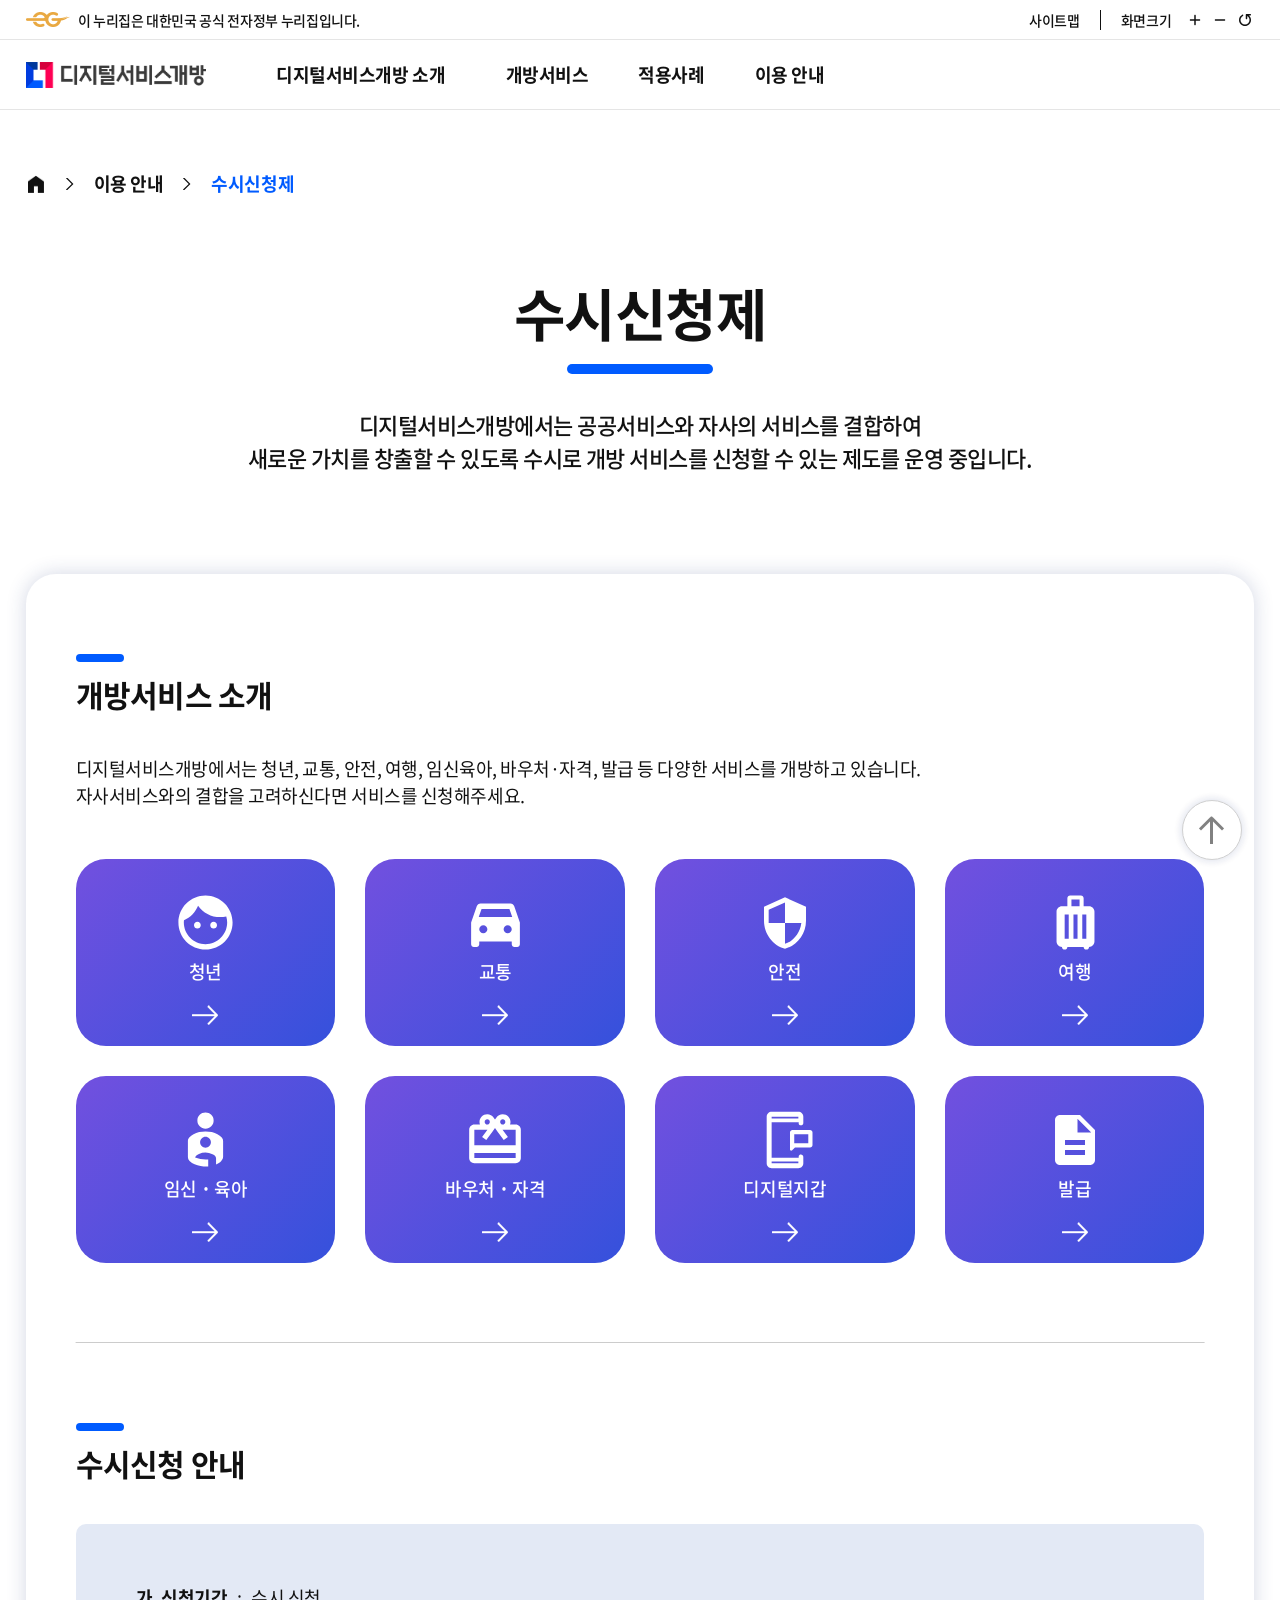
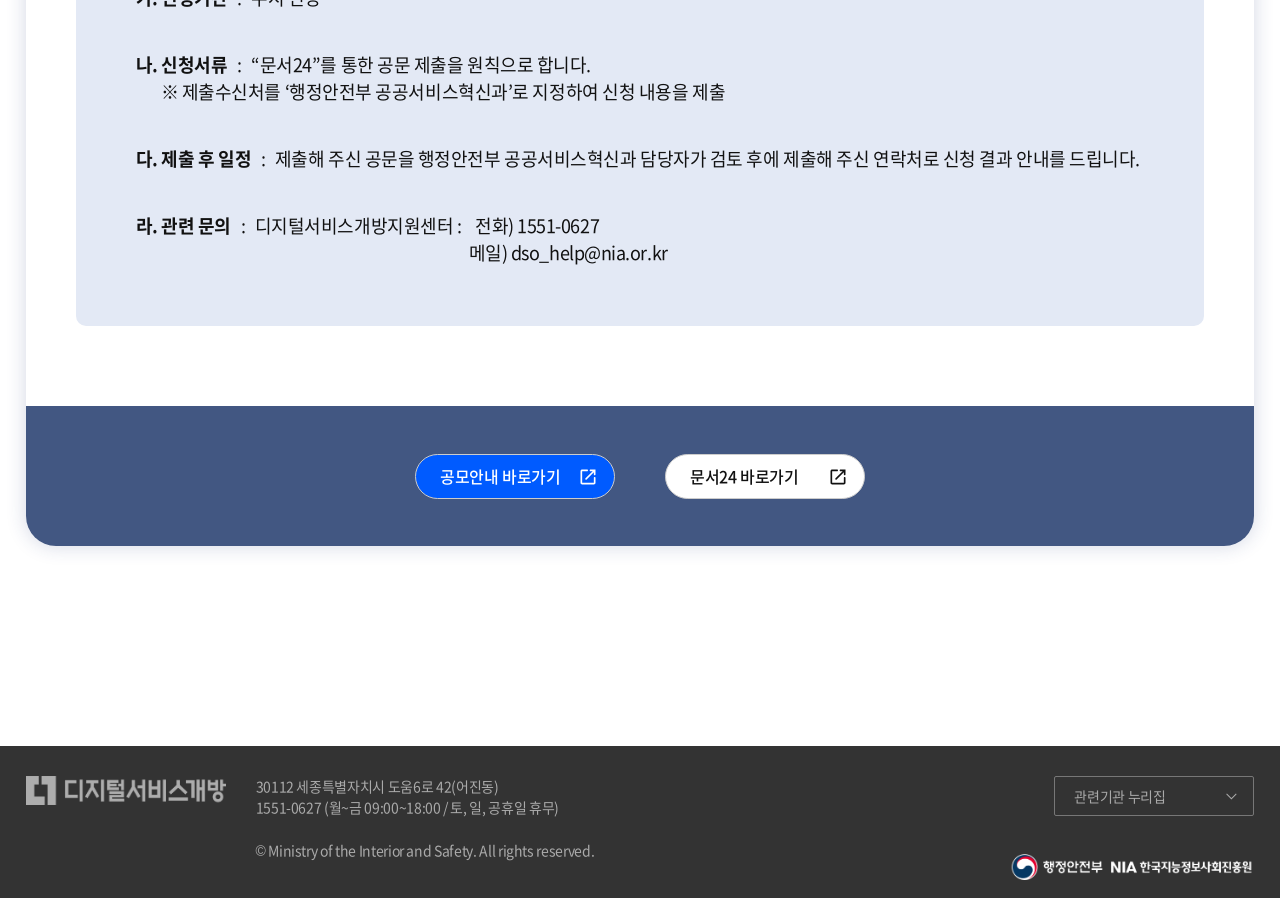
<file: public/html/02_이용안내_수시신청제.html>
<!DOCTYPE html>
<html lang="ko">

<head>
    <meta charset="UTF-8" />
    <meta name="viewport" content="width=device-width, initial-scale=1.0,minimum-scale=1.0,maximum-scale=1.0,user-scalable=no" />
    <title>수시신청제&lt;이용 안내&lt;디지털서비스개방</title>

    <!-- CSS -->
    <link rel="stylesheet" type="text/css" href="../css/swiper.11.0.6-bundle.css" />
    <link rel="stylesheet" type="text/css" href="../css/aos.css">
    <link rel="stylesheet" type="text/css" href="../css/fontset.css" />
    <link rel="stylesheet" type="text/css" href="../css/base.css" />
    <link rel="stylesheet" type="text/css" href="../css/nav.css" />
    <link rel="stylesheet" type="text/css" href="../css/style.css" />
    <link rel="stylesheet" type="text/css" href="../css/layout.css" />
    <link rel="stylesheet" type="text/css" href="../css/style_promotion.css" />

    <!-- 파비콘 적용 -->
    <link rel="apple-touch-icon" sizes="57x57" href="../img/favicon/apple-icon-57x57.png">
    <link rel="apple-touch-icon" sizes="60x60" href="../img/favicon/apple-icon-60x60.png">
    <link rel="apple-touch-icon" sizes="72x72" href="../img/favicon/apple-icon-72x72.png">
    <link rel="apple-touch-icon" sizes="76x76" href="../img/favicon/apple-icon-76x76.png">
    <link rel="apple-touch-icon" sizes="114x114" href="../img/favicon/apple-icon-114x114.png">
    <link rel="apple-touch-icon" sizes="120x120" href="../img/favicon/apple-icon-120x120.png">
    <link rel="apple-touch-icon" sizes="144x144" href="../img/favicon/apple-icon-144x144.png">
    <link rel="apple-touch-icon" sizes="152x152" href="../img/favicon/apple-icon-152x152.png">
    <link rel="apple-touch-icon" sizes="180x180" href="../img/favicon/apple-icon-180x180.png">
    <link rel="icon" type="image/png" sizes="192x192"  href="../img/favicon/android-icon-192x192.png">
    <link rel="icon" type="image/png" sizes="32x32" href="../img/favicon/favicon-32x32.png">
    <link rel="icon" type="image/png" sizes="96x96" href="../img/favicon/favicon-96x96.png">
    <link rel="icon" type="image/png" sizes="16x16" href="../img/favicon/favicon-16x16.png">
    <link rel="manifest" href="../img/favicon//manifest.json">
    <meta name="msapplication-TileColor" content="#ffffff">
    <meta name="msapplication-TileImage" content="../img/favicon/ms-icon-144x144.png">
    <meta name="theme-color" content="#ffffff">    

    <!-- JS -->
    <script src="../js/jquery-3.6.3/jquery.min.js"></script>
    <script src="../js/swiper-5.4.3.min.js"></script>
    <script src="../js/aos.js"></script>  
    <script src="../js/nav.js"></script>
    <script src="../js/app.js"></script>
    <script src="../js/service.js"></script>
</head>

<body>
    <div id="wrapper" class="wrapper sub_pages">
        <!-- 바로가기 메뉴 -->
        <nav id="skip"></nav>
        <header id="header" class="header main_header"></header>

        <!-- 카테고리 타이틀 -->
        <!-- <section class="section_title">
			<h2>개방서비스</h2>
		</section> -->

        <!-- 메인  -->
        <main class="">

            <!-- 본문 외부 영역 -->
            <section id="content" class="application_system">

                <!-- 본문 -->
                <article class="page page_application_system">                
                    <!-- 브레드크럼 -->
                    <div class="wrap_breadcrumb_fotal">
                        <ul class="breadcrumbs">
                            <li class="breadcrumbs_item cat_home"><a href="00_대외홍보포털_메인.html" class="home" title="메인 페이지 이동"></a></li>
                            <li class="breadcrumbs_item"><a href="02_이용안내_서비스개방절차.html">이용 안내</a></li>
                            <li class="breadcrumbs_item current_page">수시신청제</li>          
                        </ul>
                    </div>

                    <div class="page_content">
                        <!-- 컨텐츠 탑 소개 -->
                        <div class="wrap_article article01">
                            <article class="contents_wrap">
                                <h2 class="page_title title_underline">수시신청제</h2>
                                <h3>
                                    디지털서비스개방에서는 공공서비스와 자사의 서비스를 결합하여<br class="none_480"/>
                                    새로운 가치를 창출할 수 있도록 수시로 개방 서비스를 신청할 수 있는 제도를 운영 중입니다.
                                </h3>
                            </article>
                        </div>

                        <!-- 서비스 설명 배너 하단 텍스트 -->
                        <div class="wrap_article article03">
                            <article class="contents_wrap" data-aos="fade-up"> 
                                <div class="shadow_box">
                                    <div class="cont_1">
                                        <h3 class="title_article title_upperline">개방서비스 소개</h3>
                                        <p>
                                            디지털서비스개방에서는 청년, 교통, 안전, 여행, 임신육아, 바우처·자격, 발급 등 다양한 서비스를 개방하고 있습니다.<br class="none_480" />
                                            자사서비스와의 결합을 고려하신다면 서비스를 신청해주세요.
                                        </p>
                                        <div class="service_btns">
                                            <div class="service_btn">
                                                <a href="04_개방서비스_청년_동원훈련 일정조회.html" target="_self" title="청년 카테고리로 이동">
                                                    <span><img src="../img/icon/icon_service_01youth.svg" alt="" /></span>
                                                    <p>청년</p>
                                                </a>
                                            </div>
                                            <div class="service_btn">
                                                <a href="04_개방서비스_교통_벌점감경교육 예약.html" target="_self" title="교통 카테고리로 이동">
                                                    <span><img src="../img/icon/icon_service_02mobility.svg" alt="" /></span>
                                                    <p>교통</p>
                                                </a>
                                            </div>
                                            <div class="service_btn">
                                                <a href="javascript:void(0);" target="_self" title="안전 카테고리로 이동" onclick="openPop('layer', 'contents_alertPop'); return false;">
                                                    <span><img src="../img/icon/icon_service_03safety.svg" alt="" /></span>
                                                    <p>안전</p>
                                                </a>
                                            </div>
                                            <div class="service_btn">
                                                <a href="04_개방서비스_여행_KTX승차권예매.html" target="_self" title="여행 카테고리로 이동">
                                                    <span><img src="../img/icon/icon_service_04travel.svg" alt="" /></span>
                                                    <p>여행</p>
                                                </a>
                                            </div>
                                            <div class="service_btn">
                                                <a href="04_개방서비스_임신·육아_예방접종 내역 조회.html" target="_self" title="임신육아 카테고리로 이동">
                                                    <span><img src="../img/icon/icon_service_05pragnancy.svg" alt="" /></span>
                                                    <p>임신˙육아</p>
                                                </a>
                                            </div>
                                            <div class="service_btn">
                                                <a href="04_개방서비스_바우처·자격_문화누리카드이용.html" target="_self" title="바우처˙자격 카테고리로 이동">
                                                    <span><img src="../img/icon/icon_service_06voucher.svg" alt="" /></span>
                                                    <p>바우처˙자격</p>
                                                </a>
                                            </div>
                                            <div class="service_btn">
                                                <a href="04_개방서비스_디지털지갑_국민비서.html" target="_self" title="디지털지갑 카테고리로 이동">
                                                    <span><img src="../img/icon/icon_service_09eWallet.svg" alt="" /></span>
                                                    <p>디지털지갑</p>
                                                </a>
                                            </div>
                                          <!--   <div class="service_btn">
                                                <a href="javascript:;" target="_self" title="미환급금 카테고리로 이동">
                                                    <span><img src="../img/icon/icon_service_08refund.svg alt="" /></span>
                                                    <p>미환급금</p>
                                                </a>
                                            </div> -->
                                            <div class="service_btn">
                                                <a href="04_개방서비스_발급_여권재발급온라인신청.html" target="_self" title="발급 카테고리로 이동">
                                                    <span><img src="../img/icon/icon_service_07issue.svg" alt="" /></span>
                                                    <p>발급</p>
                                                </a>
                                            </div>
                                          <!--   <div class="service_btn">
                                                <a href="javascript:;" target="_self" title="생활 카테고리로 이동">
                                                    <span><img src="../img/icon/icon_service_10living.svg" alt="" /></span>
                                                    <p>생활</p>
                                                </a>
                                            </div> -->
                                        </div>
                                    </div>
                                    <div class="cont_2">
                                        <h3 class="title_article title_upperline">수시신청 안내</h3>
                                        <div class="cont_2_txtbox">
                                            <p>
                                                <b>가. 신청기간</b>
                                                <span class="colon">:</span>                                            
                                                수시 신청
                                            </p>
                                            <p>
                                                <b>나. 신청서류</b>
                                                <span class="colon">:</span>     
                                                “문서24”를 통한 공문 제출을 원칙으로 합니다. <br>
                                                <span class="text">※ 제출수신처를 ‘행정안전부 공공서비스혁신과’로 지정하여 신청 내용을 제출</span>
                                            </p>
                                            <p>
                                                <b>다. 제출 후 일정</b>
                                                <span class="colon">:</span>     
                                                제출해 주신 공문을 행정안전부 공공서비스혁신과 담당자가 검토 후에 제출해 주신 연락처로 신청 결과 안내를 드립니다.
                                            </p>
                                            <p class="textBlock_init">
                                                <b>라. 관련 문의</b>
                                                <span class="colon">:</span><br class="block_768"> 
                                                <span>디지털서비스개방지원센터 :</span><br class="block_768"> 
                                                <span class="text">전화&#41; 1551-0627</span><br >
                                                <span class="text">메일&#41; dso_help@nia.or.kr</span>                                        
                                            </p>
                                        </div>
                                        
                                    </div>
                                    <div class="cont24_page">
                                        <div class="wrap_btn">
                                            <a href="https://mois.go.kr/frt/bbs/type013/commonSelectBoardArticle.do?bbsId=BBSMSTR_000000000006&nttId=108551" target="_blank" class="btn_action filled_brand_lined link_out_white" title="새 창 열림- 디지털서비스 개방 참여기업 공모 안내로 외부 이동">
                                                공모안내 바로가기
                                            </a>
                                            <a href="https://docu.gdoc.go.kr/index.do" target="_blank" class="btn_action filled_white_font_black link_out_black" title="새 창 열림- 문서24 누리집으로 외부 이동">
                                                문서24 바로가기
                                            </a>
                                        </div>                                        
                                    </div>
                                </div>
                            </article>
                        </div>                    
                    </div>
                <!-- 본문 end  -->
                </article>         
            </section>
            <!-- 본문 외부 영역 end-->
        </main>
        <!-- 전체 영역 end  -->

        <footer id="footer" class="footer"></footer>

    </div>

    <!-- 팝업 배경 dim 처리 -->
    <div class="popup_mask"></div> 

    <!-- 팝업 본문 :  콘텐츠 준비중 알림 팝업 -->
    <div class="prepare_alertPop"></div> 

    <script>
        AOS.init();   
    </script>
</body>

</html>
</file>
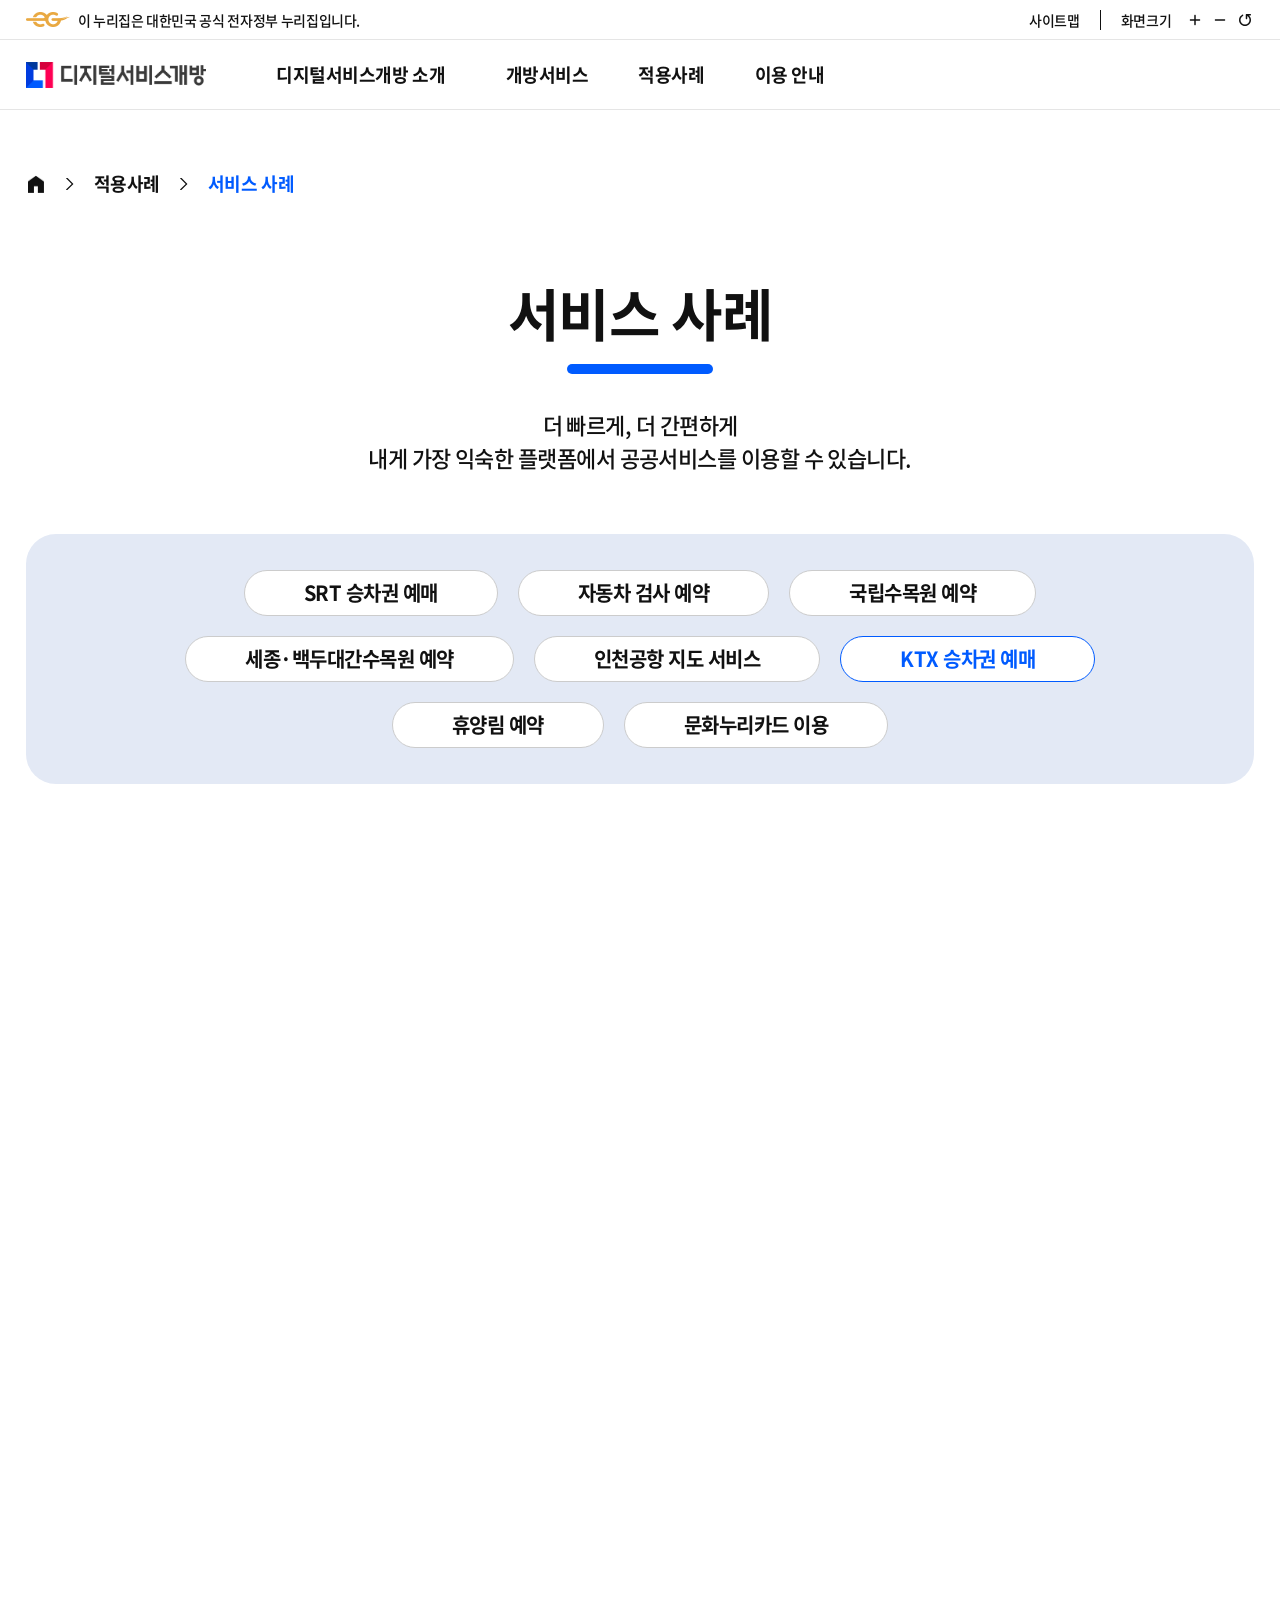
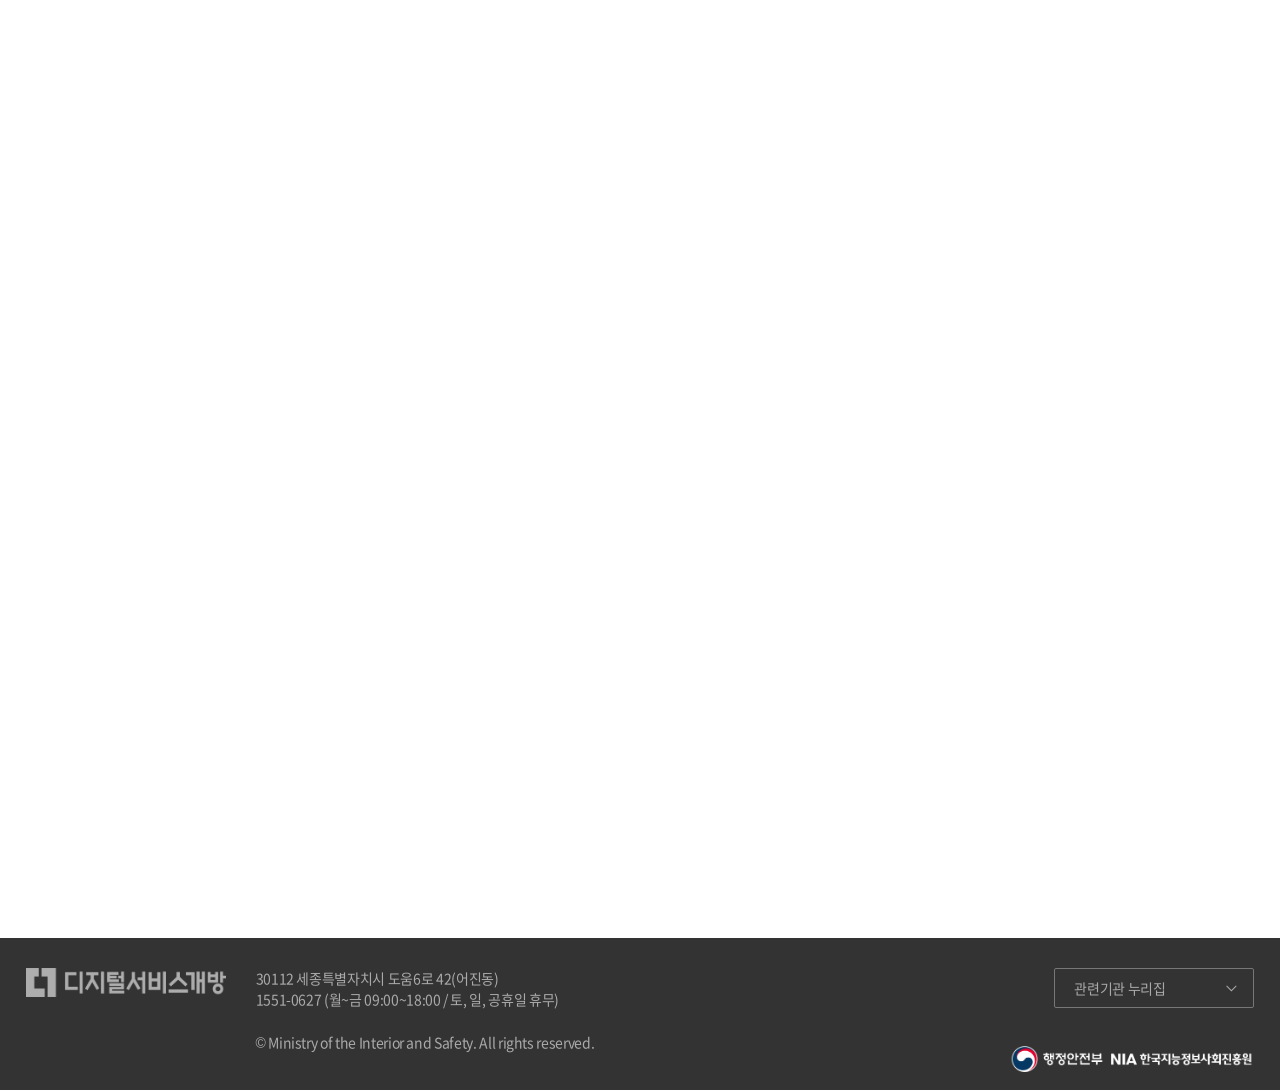
<file: public/html/03_적용사례_서비스별 사례_KTX승차권 예매.html>
<!DOCTYPE html>
<html lang="ko">

<head>
    <meta charset="UTF-8" />
    <meta name="viewport" content="width=device-width, initial-scale=1.0,minimum-scale=1.0,maximum-scale=1.0,user-scalable=no" />
    <title>KTX 승차권 예매&lt;서비스 사례&lt;적용사례&lt;디지털서비스개방</title>

    <!-- CSS -->
    <link rel="stylesheet" type="text/css" href="../css/swiper.11.0.6-bundle.css" />
    <link rel="stylesheet" type="text/css" href="../css/aos.css">
    <link rel="stylesheet" type="text/css" href="../css/fontset.css" />
    <link rel="stylesheet" type="text/css" href="../css/base.css" />
    <link rel="stylesheet" type="text/css" href="../css/nav.css" />
    <link rel="stylesheet" type="text/css" href="../css/style.css" />
    <link rel="stylesheet" type="text/css" href="../css/layout.css" />
    <link rel="stylesheet" type="text/css" href="../css/style_promotion.css" />

    <!-- 파비콘 적용 -->
    <link rel="apple-touch-icon" sizes="57x57" href="../img/favicon/apple-icon-57x57.png">
    <link rel="apple-touch-icon" sizes="60x60" href="../img/favicon/apple-icon-60x60.png">
    <link rel="apple-touch-icon" sizes="72x72" href="../img/favicon/apple-icon-72x72.png">
    <link rel="apple-touch-icon" sizes="76x76" href="../img/favicon/apple-icon-76x76.png">
    <link rel="apple-touch-icon" sizes="114x114" href="../img/favicon/apple-icon-114x114.png">
    <link rel="apple-touch-icon" sizes="120x120" href="../img/favicon/apple-icon-120x120.png">
    <link rel="apple-touch-icon" sizes="144x144" href="../img/favicon/apple-icon-144x144.png">
    <link rel="apple-touch-icon" sizes="152x152" href="../img/favicon/apple-icon-152x152.png">
    <link rel="apple-touch-icon" sizes="180x180" href="../img/favicon/apple-icon-180x180.png">
    <link rel="icon" type="image/png" sizes="192x192"  href="../img/favicon/android-icon-192x192.png">
    <link rel="icon" type="image/png" sizes="32x32" href="../img/favicon/favicon-32x32.png">
    <link rel="icon" type="image/png" sizes="96x96" href="../img/favicon/favicon-96x96.png">
    <link rel="icon" type="image/png" sizes="16x16" href="../img/favicon/favicon-16x16.png">
    <link rel="manifest" href="../img/favicon//manifest.json">
    <meta name="msapplication-TileColor" content="#ffffff">
    <meta name="msapplication-TileImage" content="../img/favicon/ms-icon-144x144.png">
    <meta name="theme-color" content="#ffffff">  

    <!-- JS -->
    <script src="../js/jquery-3.6.3/jquery.min.js"></script>
    <script src="../js/swiper-5.4.3.min.js"></script>
    <script src="../js/aos.js"></script>  
    <script src="../js/nav.js"></script>
    <script src="../js/app.js"></script>
    <script src="../js/service.js"></script>
    <script src="../js/service_case.js"></script>
    <script src="../js/case_detail_cont.js"></script>
</head>

<body>
    <div id="wrapper" class="wrapper sub_pages">
        <!-- 바로가기 메뉴 -->
        <nav id="skip"></nav>
        <header id="header" class="header main_header"></header>

        <!-- 메인  -->
        <main class="">

            <!-- 본문 외부 영역 -->
            <section id="content" class="rep_case">

                <!-- 본문 -->
                <article class="page page_rep_case page_case_korail">                
                    <!-- 브레드크럼 -->
                    <div class="wrap_breadcrumb_fotal">
                        <ul class="breadcrumbs">
                            <li class="breadcrumbs_item cat_home"><a href="00_대외홍보포털_메인.html" class="home" title="메인 페이지 이동"></a></li>
                            <li class="breadcrumbs_item"><a href="03_적용사례_서비스별 사례_SRT승차권 예매.html">적용사례</a></li>
                            <li class="breadcrumbs_item current_page">서비스 사례</li>          
                        </ul>
                    </div>

                    <div class="page_content">
                        <!-- 컨텐츠 탑 소개 -->
                        <div class="wrap_article article01">
                            <article class="page_title_rep_case contents_wrap">
                            </article>
                        </div>

                        <!-- 서비스별 선택 영역 -->
                        <div class="wrap_article article02 select_area">
                            <article class="contents_wrap page_rep_case_list">   
                            </article>
                        </div>

                        <!-- 개방서비스별 대표 사례 나열 case_detail_cont.js -->
                        <!-- 한국철도공사 승차권 예매 - KB스타뱅킹 -->
                        <div class="wrap_article article08 contents_korail_kbstarbanking example_korail_kbstarbanking" id="korail_kbstarbanking" data-aos="fade-up"></div>              
                        <!-- 한국철도공사 승차권 예매 - 네이버 지도 -->
                        <div class="wrap_article article08 contents_korail_navermap example_korail_navermap" id="korail_navermap" data-aos="fade-up"></div>          
                        <!-- 한국철도공사 승차권 예매 - 카카오 T -->
                        <div class="wrap_article article08 contents_korail_kakaot example_korail_kakaot" id="korail_kakaot" data-aos="fade-up"></div>                             
                        <!-- 한국철도공사 승차권 예매 - 신한SOL -->
                        <div class="wrap_article article08 contents_korail_shsol example_korail_shsol" id="korail_shsol" data-aos="fade-up"></div>            
                        <!-- 한국철도공사 승차권 예매 - 토스 -->
                        <div class="wrap_article article08 contents_korail_toss example_korail_toss" id="korail_toss" data-aos="fade-up"></div>              
                    </div>
                <!-- 본문 end  -->
                </article>         
            </section>
            <!-- 본문 외부 영역 end-->
        </main>
        <!-- 전체 영역 end  -->
        <footer id="footer" class="footer"></footer>
    </div>

    <!-- 팝업 배경 dim 처리 -->
    <div class="popup_mask"></div>    

    <!-- 팝업 본문 :  콘텐츠 준비중 알림 팝업 -->
    <div class="prepare_alertPop"></div> 

    <script>     
        AOS.init();  

        window.onload = function() {
            // 페이지 로드 후 200px 위로 스크롤
            window.scrollBy(0, -250);
        };
    </script>
</body>

</html>
</file>
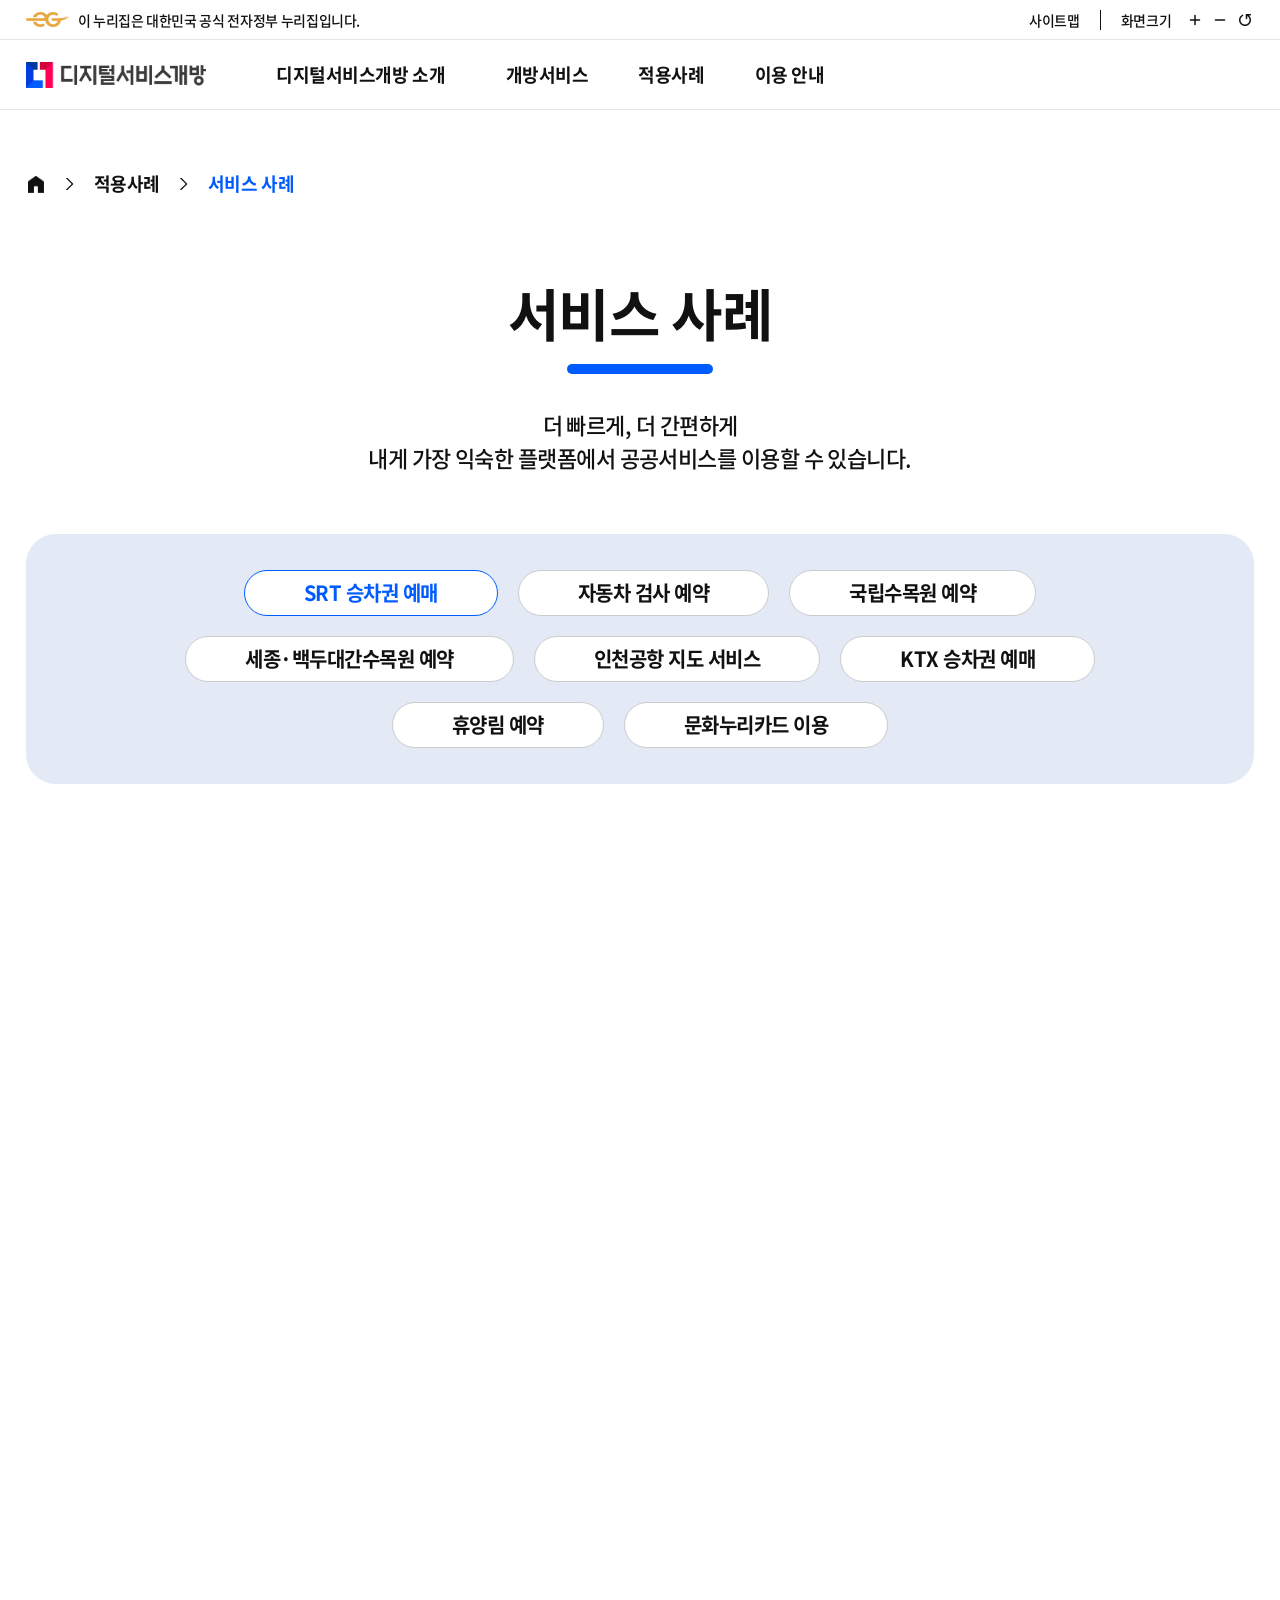
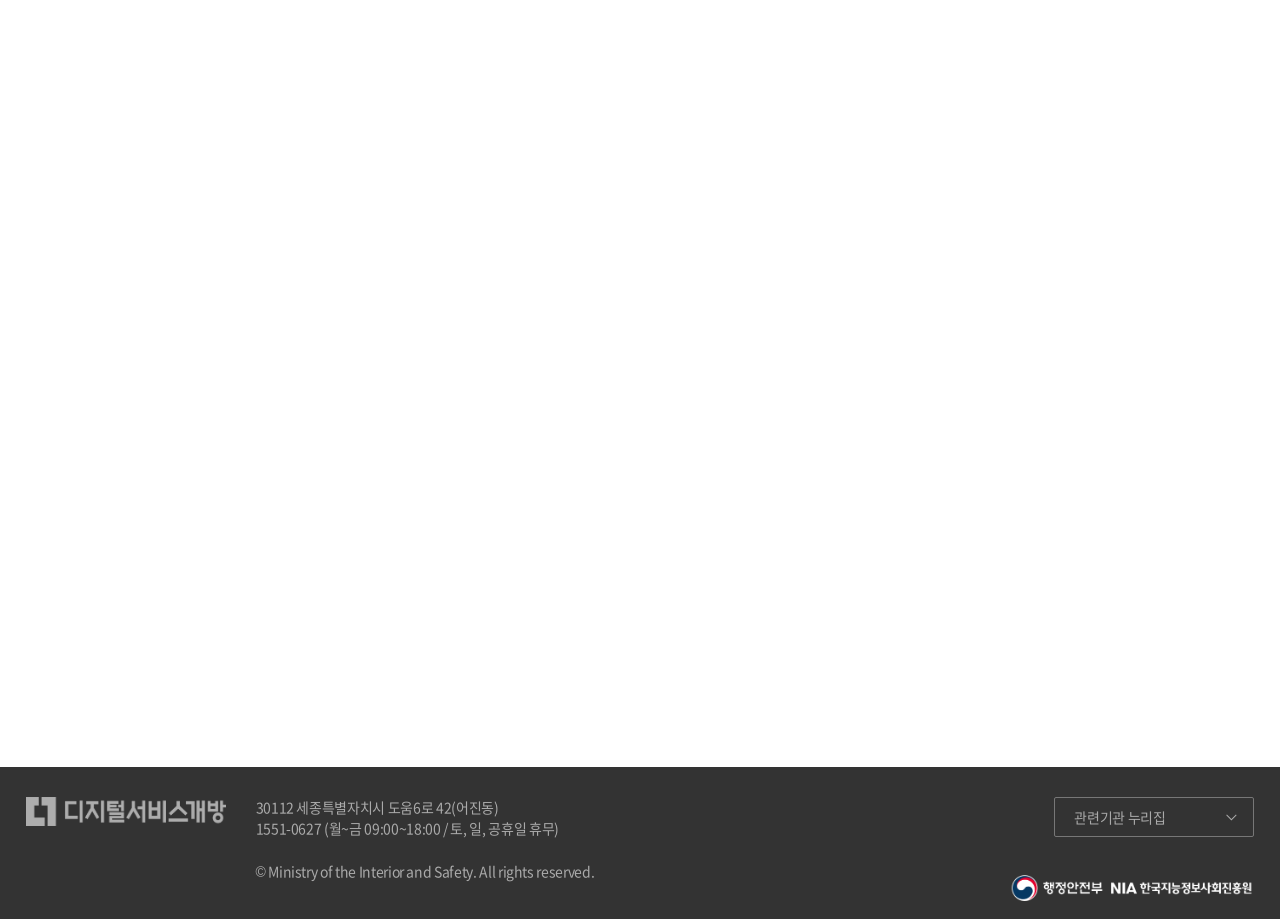
<file: public/html/03_적용사례_서비스별 사례_SRT승차권 예매.html>
<!DOCTYPE html>
<html lang="ko">

<head>
    <meta charset="UTF-8" />
    <meta name="viewport" content="width=device-width, initial-scale=1.0,minimum-scale=1.0,maximum-scale=1.0,user-scalable=no" />
    <title>SRT 승차권 예매&lt;서비스 사례&lt;적용사례&lt;디지털서비스개방</title>

    <!-- CSS -->
    <link rel="stylesheet" type="text/css" href="../css/swiper.11.0.6-bundle.css" />
    <link rel="stylesheet" type="text/css" href="../css/aos.css">
    <link rel="stylesheet" type="text/css" href="../css/fontset.css" />
    <link rel="stylesheet" type="text/css" href="../css/base.css" />
    <link rel="stylesheet" type="text/css" href="../css/nav.css" />
    <link rel="stylesheet" type="text/css" href="../css/style.css" />
    <link rel="stylesheet" type="text/css" href="../css/layout.css" />
    <link rel="stylesheet" type="text/css" href="../css/style_promotion.css" />

    <!-- 파비콘 적용 -->
    <link rel="apple-touch-icon" sizes="57x57" href="../img/favicon/apple-icon-57x57.png">
    <link rel="apple-touch-icon" sizes="60x60" href="../img/favicon/apple-icon-60x60.png">
    <link rel="apple-touch-icon" sizes="72x72" href="../img/favicon/apple-icon-72x72.png">
    <link rel="apple-touch-icon" sizes="76x76" href="../img/favicon/apple-icon-76x76.png">
    <link rel="apple-touch-icon" sizes="114x114" href="../img/favicon/apple-icon-114x114.png">
    <link rel="apple-touch-icon" sizes="120x120" href="../img/favicon/apple-icon-120x120.png">
    <link rel="apple-touch-icon" sizes="144x144" href="../img/favicon/apple-icon-144x144.png">
    <link rel="apple-touch-icon" sizes="152x152" href="../img/favicon/apple-icon-152x152.png">
    <link rel="apple-touch-icon" sizes="180x180" href="../img/favicon/apple-icon-180x180.png">
    <link rel="icon" type="image/png" sizes="192x192"  href="../img/favicon/android-icon-192x192.png">
    <link rel="icon" type="image/png" sizes="32x32" href="../img/favicon/favicon-32x32.png">
    <link rel="icon" type="image/png" sizes="96x96" href="../img/favicon/favicon-96x96.png">
    <link rel="icon" type="image/png" sizes="16x16" href="../img/favicon/favicon-16x16.png">
    <link rel="manifest" href="../img/favicon//manifest.json">
    <meta name="msapplication-TileColor" content="#ffffff">
    <meta name="msapplication-TileImage" content="../img/favicon/ms-icon-144x144.png">
    <meta name="theme-color" content="#ffffff">  

    <!-- JS -->
    <script src="../js/jquery-3.6.3/jquery.min.js"></script>
    <script src="../js/swiper-5.4.3.min.js"></script>
    <script src="../js/aos.js"></script>  
    <script src="../js/nav.js"></script>
    <script src="../js/app.js"></script>
    <script src="../js/service.js"></script>
    <script src="../js/service_case.js"></script>
    <script src="../js/case_detail_cont.js"></script>
</head>

<body>
    <div id="wrapper" class="wrapper sub_pages">
        <!-- 바로가기 메뉴 -->
        <nav id="skip"></nav>
        <header id="header" class="header main_header"></header>

        <!-- 메인  -->
        <main class="">

            <!-- 본문 외부 영역 -->
            <section id="content" class="rep_case">

                <!-- 본문 -->
                <article class="page page_rep_case page_case_srt">                
                    <!-- 브레드크럼 -->
                    <div class="wrap_breadcrumb_fotal">
                        <ul class="breadcrumbs">
                            <li class="breadcrumbs_item cat_home"><a href="00_대외홍보포털_메인.html" class="home" title="메인 페이지 이동"></a></li>
                            <li class="breadcrumbs_item"><a href="03_적용사례_서비스별 사례_SRT승차권 예매.html">적용사례</a></li>
                            <li class="breadcrumbs_item current_page">서비스 사례</li>          
                        </ul>
                    </div>

                    <div class="page_content">
                        <!-- 컨텐츠 탑 소개 -->
                        <div class="wrap_article article01">
                            <article class="page_title_rep_case contents_wrap">
                            </article>
                        </div>

                        <!-- 서비스별 선택 영역 -->
                        <div class="wrap_article article02 select_area">
                            <article class="contents_wrap page_rep_case_list">                          
                            </article>
                        </div>

                        <!-- 개방서비스별 대표 사례 나열 case_detail_cont.js -->
                        <!-- SRT 승차권 예매 - KB스타뱅킹 -->                
                        <div class="wrap_article article03 contents_srt_kbstarbanking example_srt_kbstarbanking" id="srt_kbstarbanking"  data-aos="fade-up"></div>  
                        <!-- SRT 승차권 예매 - 네이버 지도 -->
                        <div class="wrap_article article03 contents_srt_navermap example_srt_navermap" id="srt_navermap"  data-aos="fade-up"></div>  
                        <!-- SRT 승차권 예매 - 카카오T -->
                        <div class="wrap_article article03 contents_srt_kakaot example_srt_kakaot" id="srt_kakaot"  data-aos="fade-up"></div>             
                        <!-- SRT 승차권 예매 - 신한SOL페이 -->
                        <div class="wrap_article article03 contents_srt_shsol example_srt_shsol" id="srt_shsol"  data-aos="fade-up"></div>          
                        <!-- SRT 승차권 예매 - 토스 -->
                        <div class="wrap_article article03 contents_srt_toss example_srt_toss" id="srt_toss"  data-aos="fade-up"></div>                        
                    </div>
                <!-- 본문 end  -->
                </article>         
            </section>
            <!-- 본문 외부 영역 end-->
        </main>
        <!-- 전체 영역 end  -->
        <footer id="footer" class="footer"></footer>
    </div>

    <!-- 팝업 배경 dim 처리 -->
    <div class="popup_mask"></div>     

    <!-- 팝업 본문 :  콘텐츠 준비중 알림 팝업 -->
    <div class="prepare_alertPop"></div> 

    <script>     
        AOS.init();   

        window.onload = function() {
            // 페이지 로드 후 200px 위로 스크롤
            window.scrollBy(0, -250);
        };
    </script>
</body>

</html>
</file>
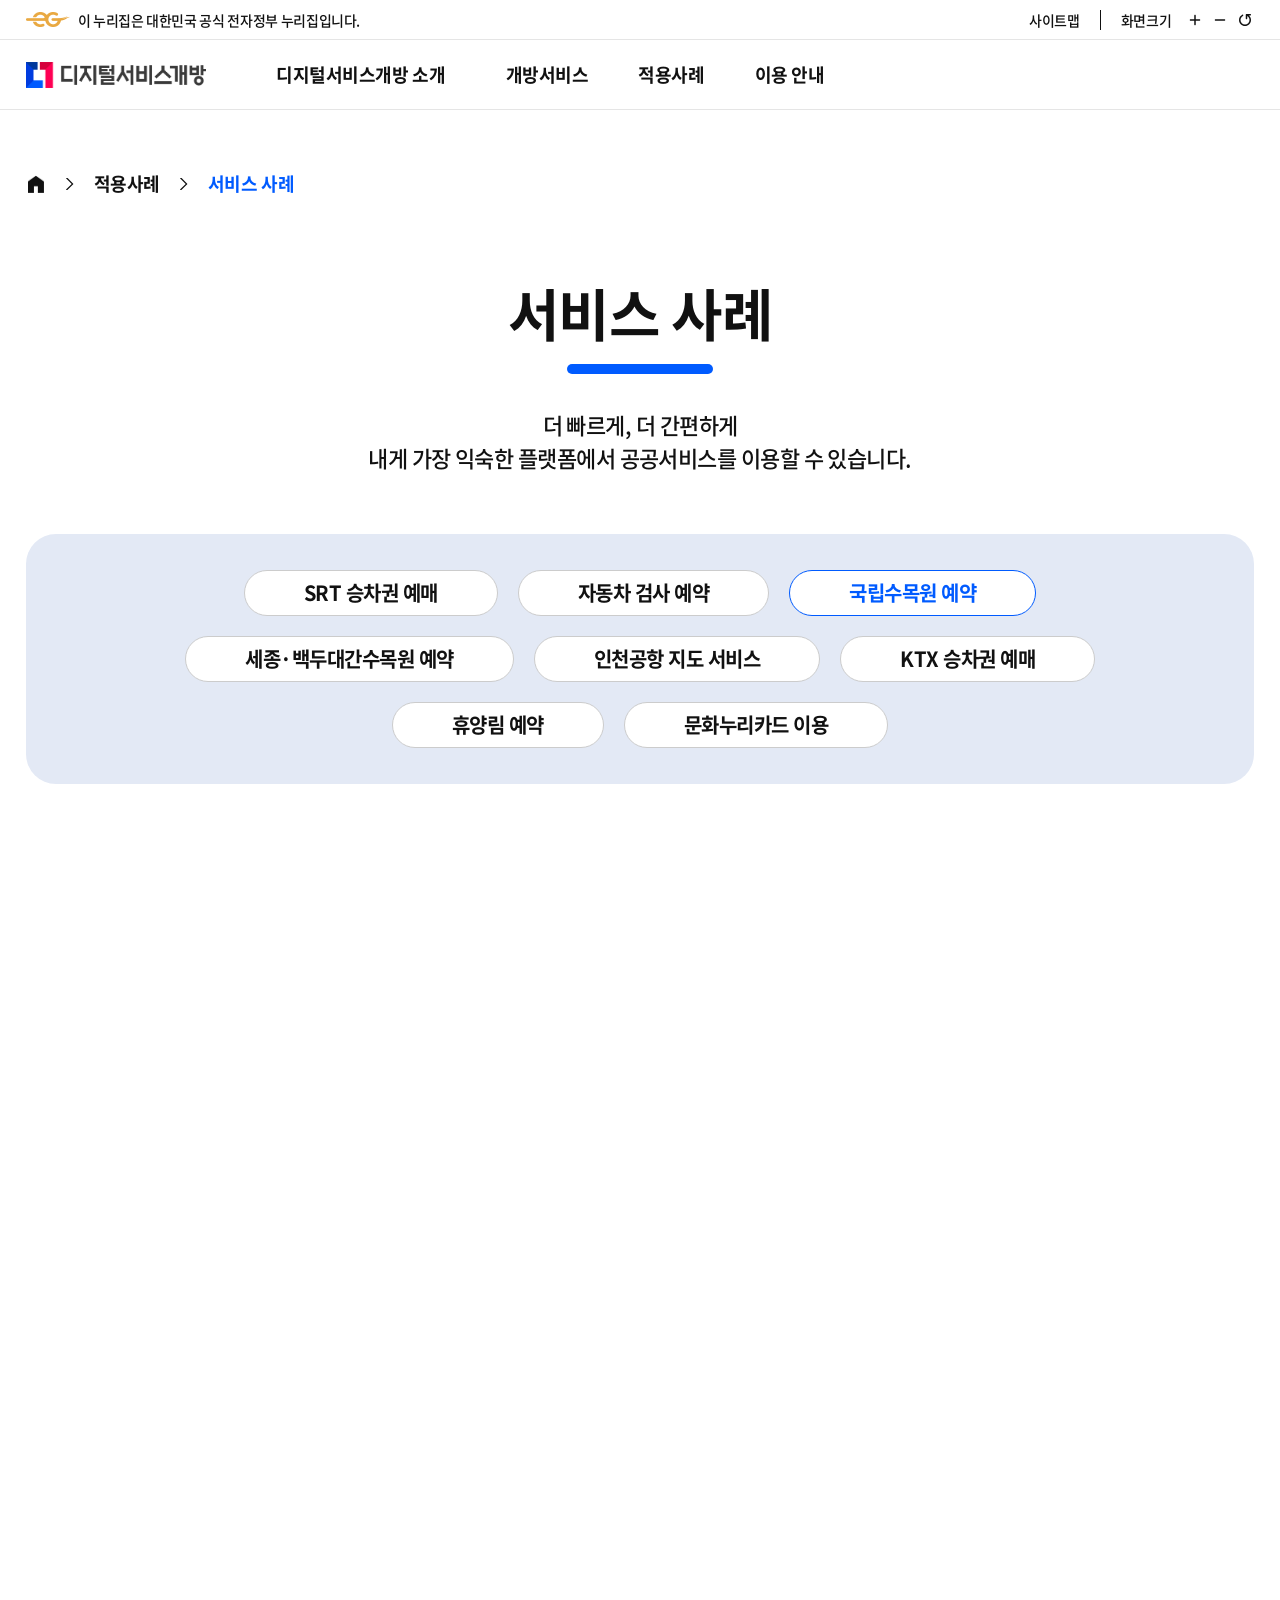
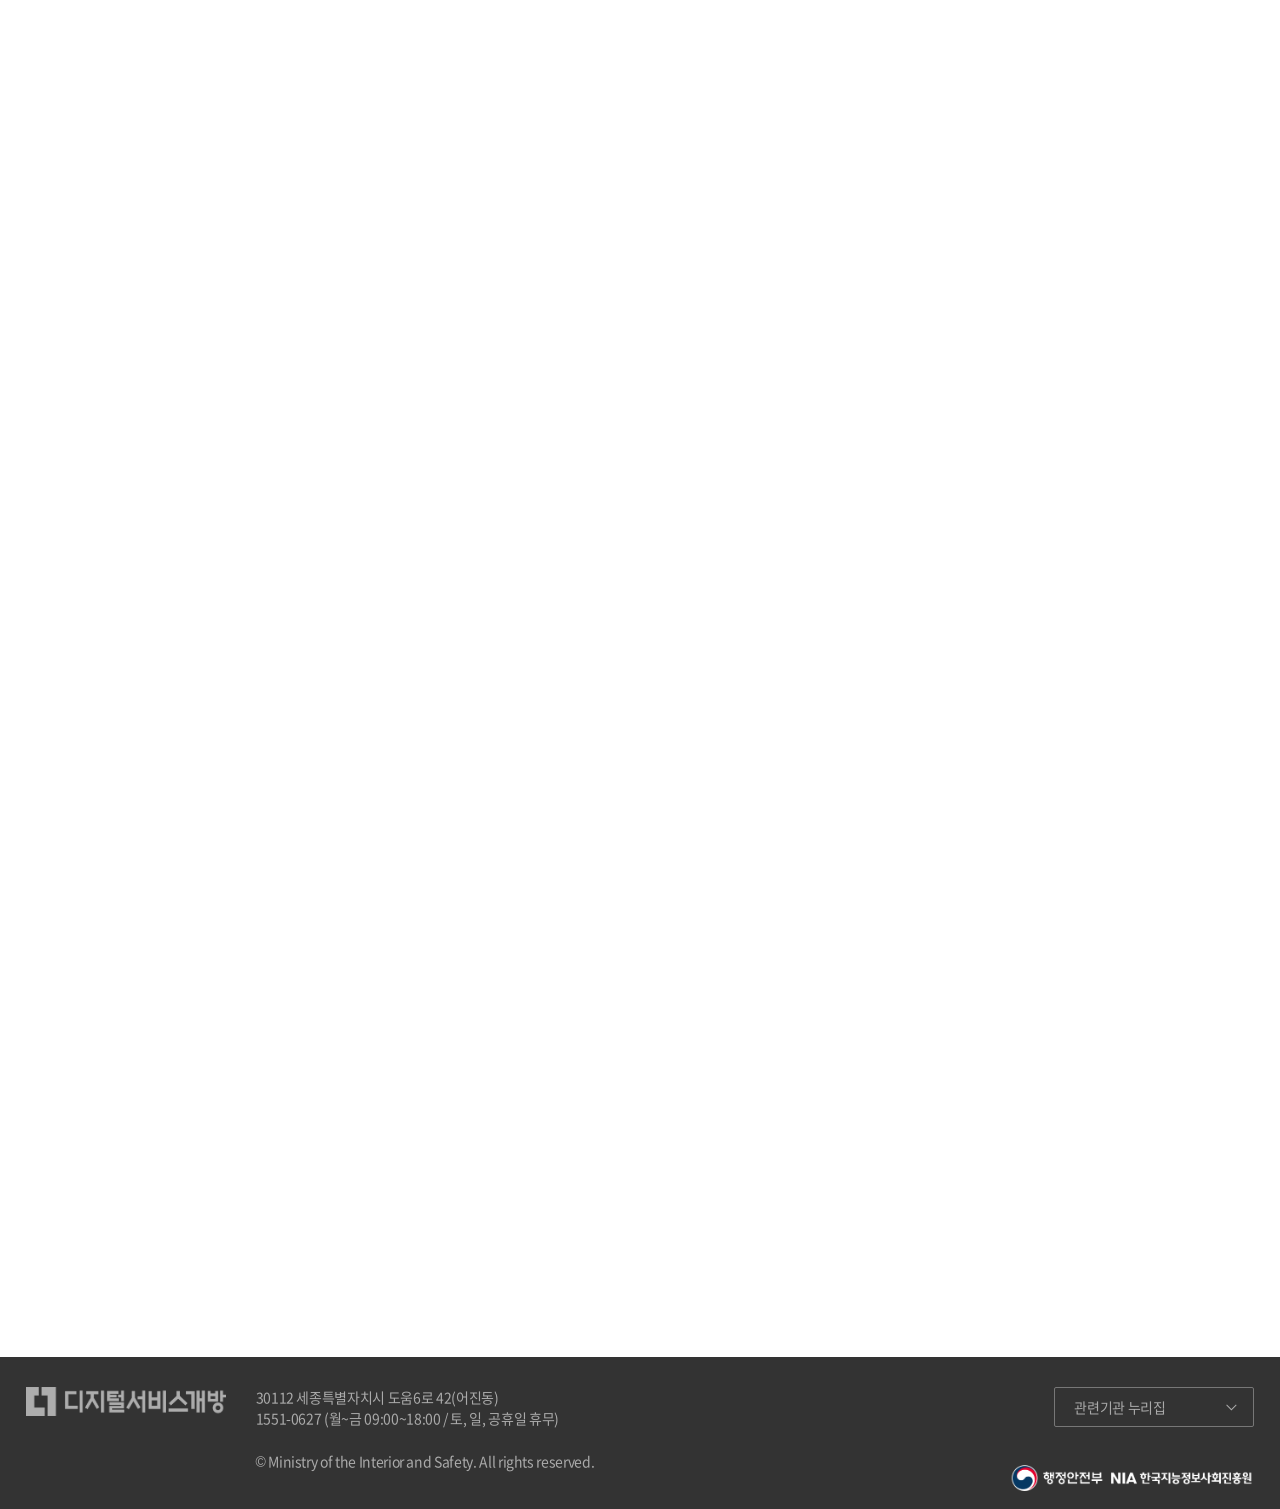
<file: public/html/03_적용사례_서비스별 사례_국립수목원 예약.html>
<!DOCTYPE html>
<html lang="ko">

<head>
    <meta charset="UTF-8" />
    <meta name="viewport" content="width=device-width, initial-scale=1.0,minimum-scale=1.0,maximum-scale=1.0,user-scalable=no" />
    <title>국립수목원 예약&lt;서비스 사례&lt;적용사례&lt;디지털서비스개방</title>

    <!-- CSS -->
    <link rel="stylesheet" type="text/css" href="../css/swiper.11.0.6-bundle.css" />
    <link rel="stylesheet" type="text/css" href="../css/aos.css">
    <link rel="stylesheet" type="text/css" href="../css/fontset.css" />
    <link rel="stylesheet" type="text/css" href="../css/base.css" />
    <link rel="stylesheet" type="text/css" href="../css/nav.css" />
    <link rel="stylesheet" type="text/css" href="../css/style.css" />
    <link rel="stylesheet" type="text/css" href="../css/layout.css" />
    <link rel="stylesheet" type="text/css" href="../css/style_promotion.css" />

    <!-- 파비콘 적용 -->
    <link rel="apple-touch-icon" sizes="57x57" href="../img/favicon/apple-icon-57x57.png">
    <link rel="apple-touch-icon" sizes="60x60" href="../img/favicon/apple-icon-60x60.png">
    <link rel="apple-touch-icon" sizes="72x72" href="../img/favicon/apple-icon-72x72.png">
    <link rel="apple-touch-icon" sizes="76x76" href="../img/favicon/apple-icon-76x76.png">
    <link rel="apple-touch-icon" sizes="114x114" href="../img/favicon/apple-icon-114x114.png">
    <link rel="apple-touch-icon" sizes="120x120" href="../img/favicon/apple-icon-120x120.png">
    <link rel="apple-touch-icon" sizes="144x144" href="../img/favicon/apple-icon-144x144.png">
    <link rel="apple-touch-icon" sizes="152x152" href="../img/favicon/apple-icon-152x152.png">
    <link rel="apple-touch-icon" sizes="180x180" href="../img/favicon/apple-icon-180x180.png">
    <link rel="icon" type="image/png" sizes="192x192"  href="../img/favicon/android-icon-192x192.png">
    <link rel="icon" type="image/png" sizes="32x32" href="../img/favicon/favicon-32x32.png">
    <link rel="icon" type="image/png" sizes="96x96" href="../img/favicon/favicon-96x96.png">
    <link rel="icon" type="image/png" sizes="16x16" href="../img/favicon/favicon-16x16.png">
    <link rel="manifest" href="../img/favicon//manifest.json">
    <meta name="msapplication-TileColor" content="#ffffff">
    <meta name="msapplication-TileImage" content="../img/favicon/ms-icon-144x144.png">
    <meta name="theme-color" content="#ffffff">  

    <!-- JS -->
    <script src="../js/jquery-3.6.3/jquery.min.js"></script>
    <script src="../js/swiper-5.4.3.min.js"></script>
    <script src="../js/aos.js"></script>  
    <script src="../js/nav.js"></script>
    <script src="../js/app.js"></script>
    <script src="../js/service.js"></script>
    <script src="../js/service_case.js"></script>
    <script src="../js/case_detail_cont.js"></script>
</head>

<body>
    <div id="wrapper" class="wrapper sub_pages">
        <!-- 바로가기 메뉴 -->
        <nav id="skip"></nav>
        <header id="header" class="header main_header"></header>

        <!-- 메인  -->
        <main class="">

            <!-- 본문 외부 영역 -->
            <section id="content" class="rep_case">

                <!-- 본문 -->
                <article class="page page_rep_case page_case_ntArbor">                
                    <!-- 브레드크럼 -->
                    <div class="wrap_breadcrumb_fotal">
                        <ul class="breadcrumbs">
                            <li class="breadcrumbs_item cat_home"><a href="00_대외홍보포털_메인.html" class="home" title="메인 페이지 이동"></a></li>
                            <li class="breadcrumbs_item"><a href="03_적용사례_서비스별 사례_SRT승차권 예매.html">적용사례</a></li>
                            <li class="breadcrumbs_item current_page">서비스 사례</li>          
                        </ul>
                    </div>

                    <div class="page_content">
                        <!-- 컨텐츠 탑 소개 -->
                        <div class="wrap_article article01">
                            <article class="page_title_rep_case contents_wrap">
                            </article>
                        </div>

                        <!-- 서비스별 선택 영역 -->
                        <div class="wrap_article article02 select_area">
                            <article class="contents_wrap page_rep_case_list">   
                            </article>
                        </div>

                        <!-- 개방서비스별 대표 사례 나열 case_detail_cont.js --> 
                        <!-- 국립수목원 예약 - KB스타뱅킹 -->
                        <div class="wrap_article article05 contents_ntArbor_kbstarbanking example_ntArbor_kbstarbanking" id="ntArbor_kbstarbanking" data-aos="fade-up"></div>  
                        <!-- 국립수목원 예약 - 네이버 예약 -->
                        <div class="wrap_article article05 contents_ntArbor_naverbook example_ntArbor_naverbook" id="ntArbor_naverbook" data-aos="fade-up"></div>
                        <!-- 국립수목원 예약 - KB Pay -->
                        <div class="wrap_article article05 contents_ntArbor_kbpay example_ntArbor_kbpay" id="ntArbor_kbpay" data-aos="fade-up"></div>                      
                    </div>
                <!-- 본문 end  -->
                </article>         
            </section>
            <!-- 본문 외부 영역 end-->
        </main>
        <!-- 전체 영역 end  -->
        <footer id="footer" class="footer"></footer>
    </div>

    <!-- 팝업 배경 dim 처리 -->
    <div class="popup_mask"></div>   

    <!-- 팝업 본문 :  콘텐츠 준비중 알림 팝업 -->
    <div class="prepare_alertPop"></div> 

    <script>     
        AOS.init();   

        window.onload = function() {
            // 페이지 로드 후 200px 위로 스크롤
            window.scrollBy(0, -250);
        };
    </script>
</body>

</html>
</file>
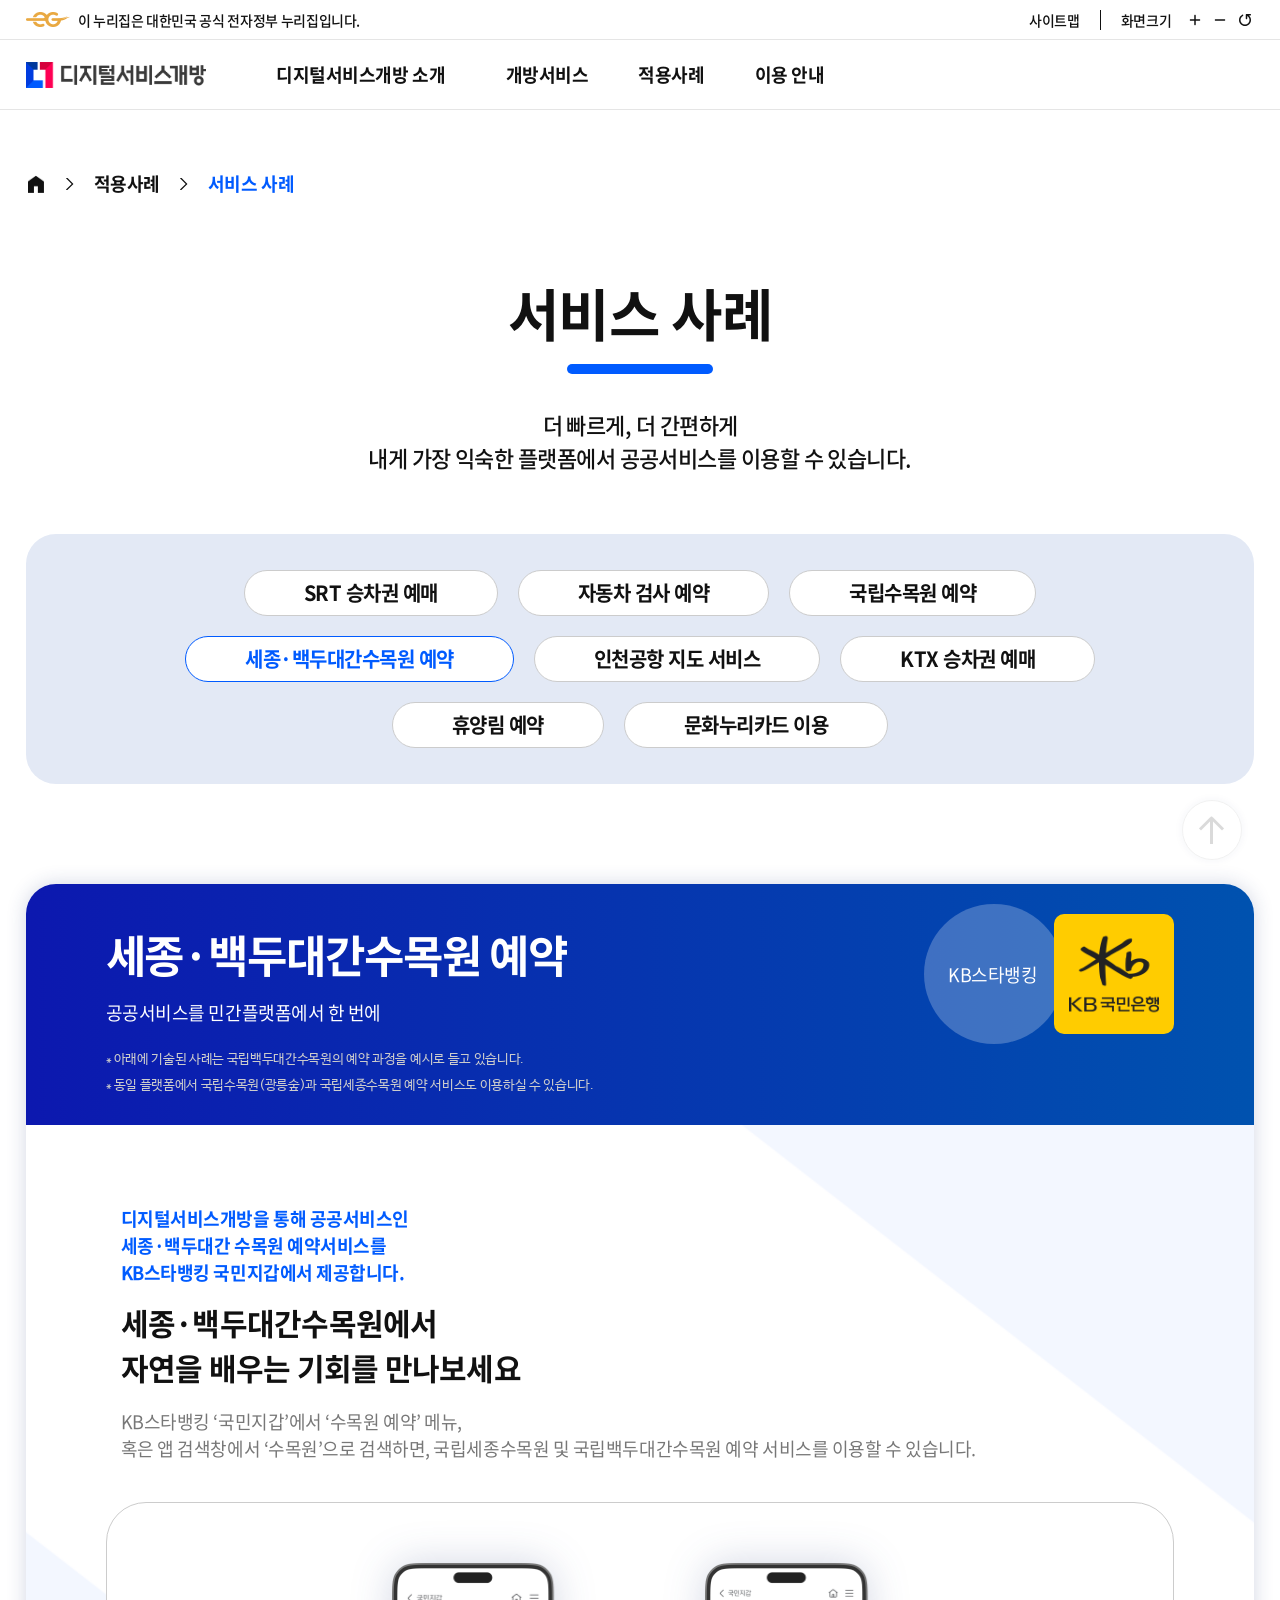
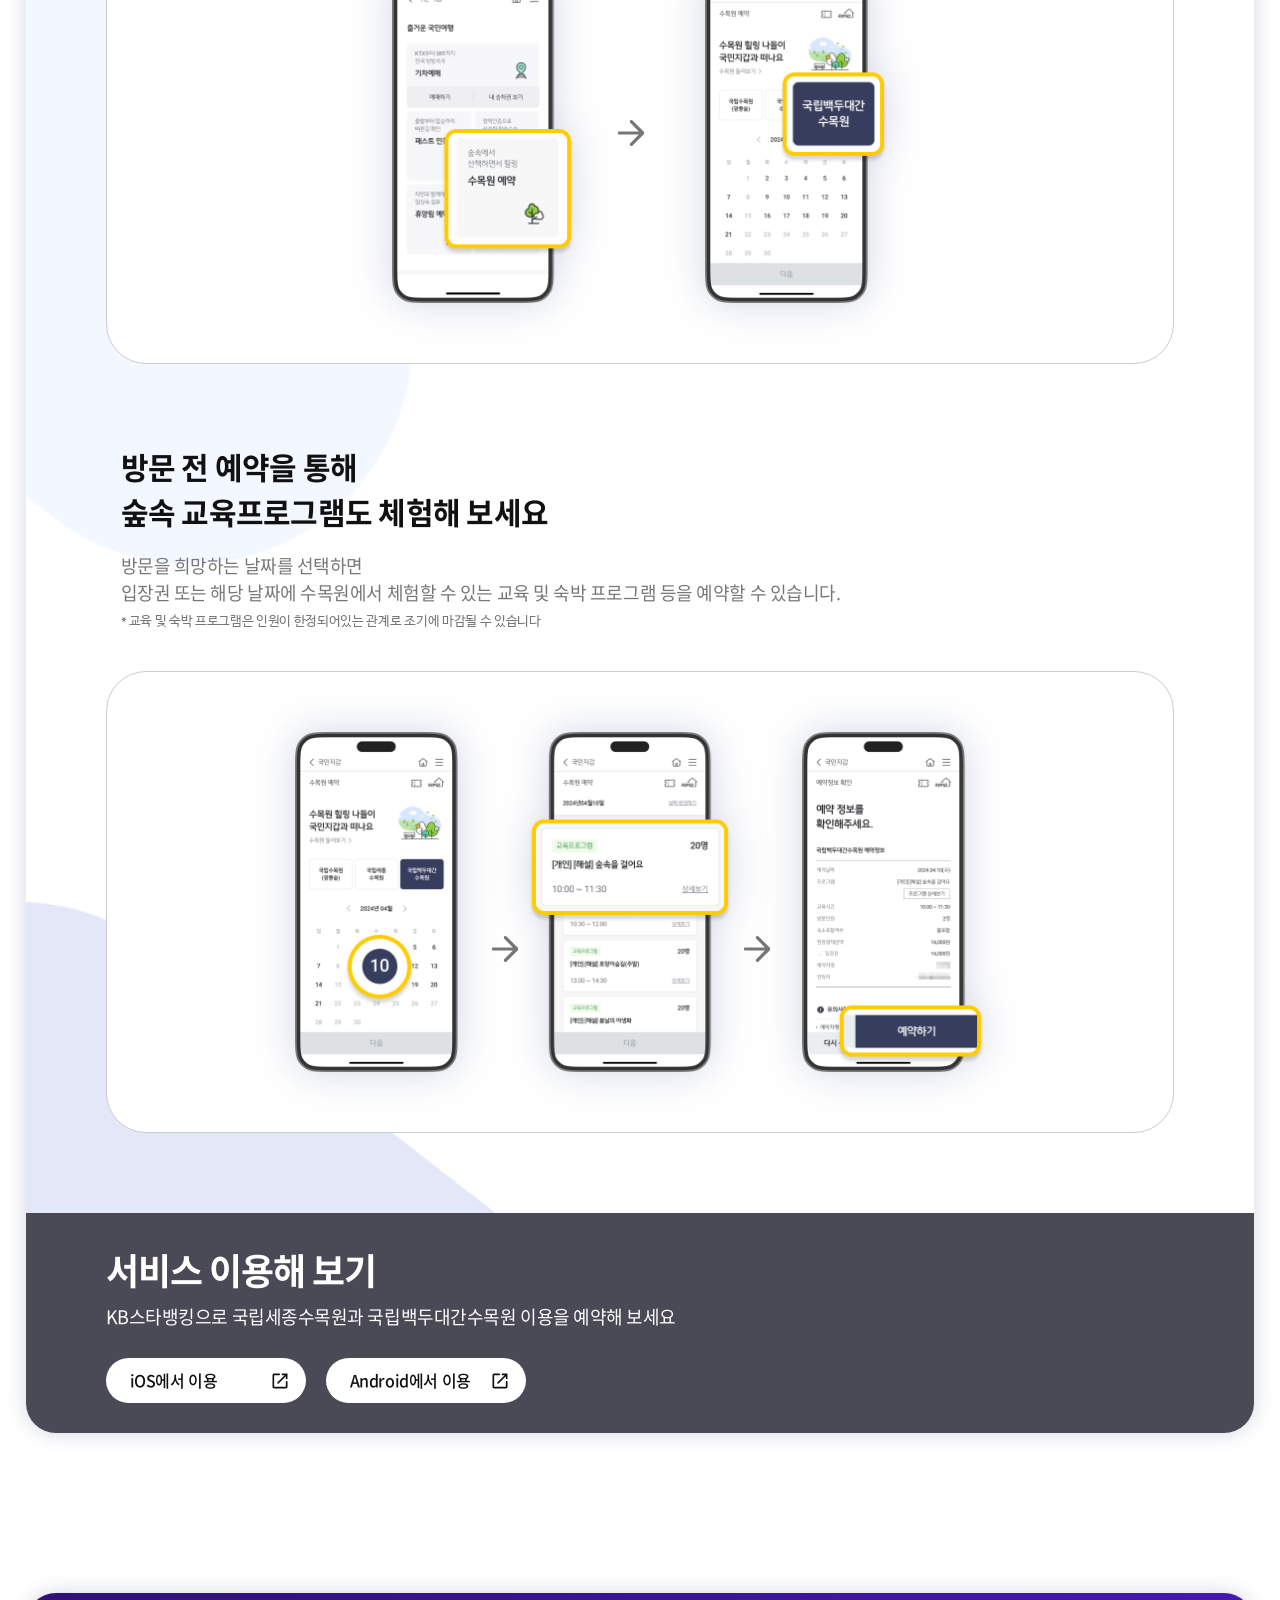
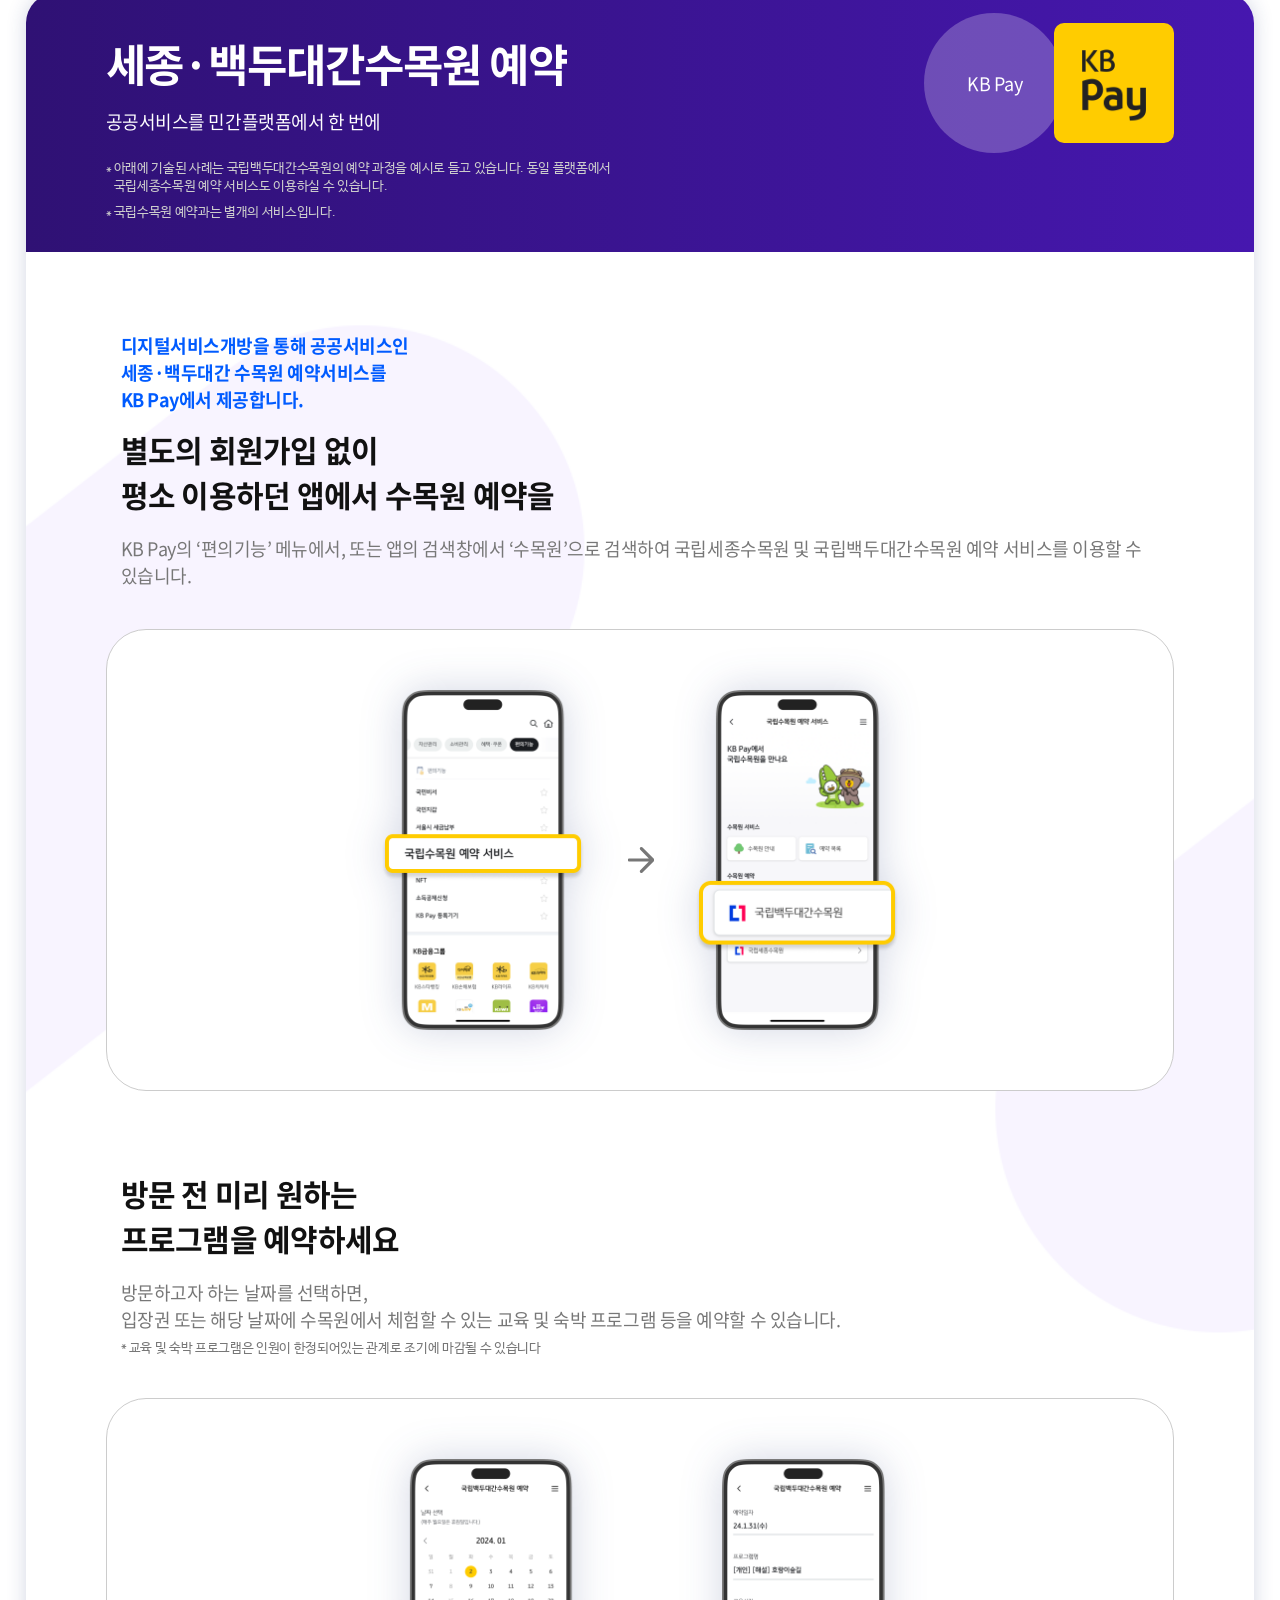
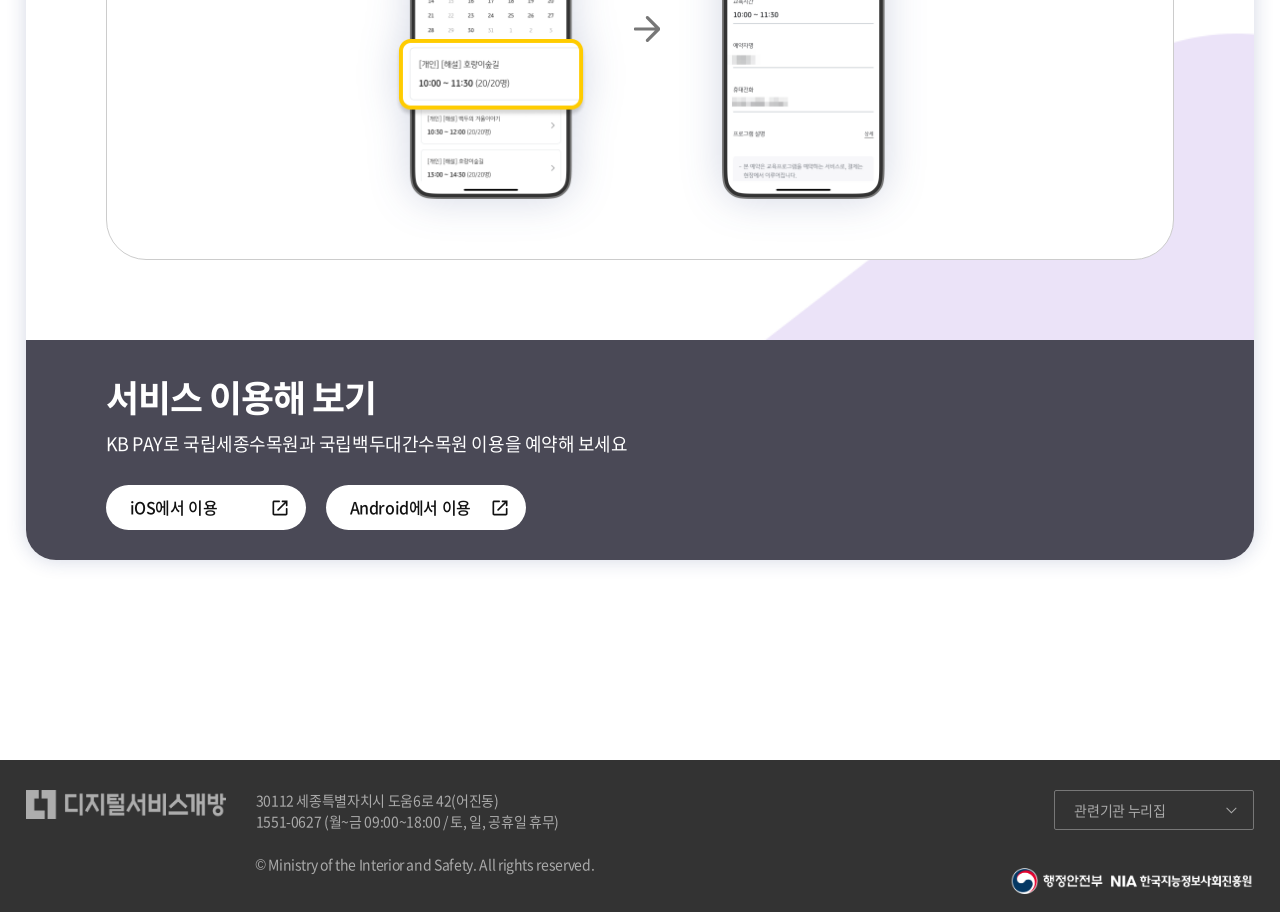
<file: public/html/03_적용사례_서비스별 사례_세종·백두대간 수목원 예약.html>
<!DOCTYPE html>
<html lang="ko">

<head>
    <meta charset="UTF-8" />
    <meta name="viewport" content="width=device-width, initial-scale=1.0,minimum-scale=1.0,maximum-scale=1.0,user-scalable=no" />
    <title>세종·백두대간수목원 예약&lt;서비스 사례&lt;적용사례&lt;디지털서비스개방</title>

    <!-- CSS -->
    <link rel="stylesheet" type="text/css" href="../css/swiper.11.0.6-bundle.css" />
    <link rel="stylesheet" type="text/css" href="../css/aos.css">
    <link rel="stylesheet" type="text/css" href="../css/fontset.css" />
    <link rel="stylesheet" type="text/css" href="../css/base.css" />
    <link rel="stylesheet" type="text/css" href="../css/nav.css" />
    <link rel="stylesheet" type="text/css" href="../css/style.css" />
    <link rel="stylesheet" type="text/css" href="../css/layout.css" />
    <link rel="stylesheet" type="text/css" href="../css/style_promotion.css" />

    <!-- 파비콘 적용 -->
    <link rel="apple-touch-icon" sizes="57x57" href="../img/favicon/apple-icon-57x57.png">
    <link rel="apple-touch-icon" sizes="60x60" href="../img/favicon/apple-icon-60x60.png">
    <link rel="apple-touch-icon" sizes="72x72" href="../img/favicon/apple-icon-72x72.png">
    <link rel="apple-touch-icon" sizes="76x76" href="../img/favicon/apple-icon-76x76.png">
    <link rel="apple-touch-icon" sizes="114x114" href="../img/favicon/apple-icon-114x114.png">
    <link rel="apple-touch-icon" sizes="120x120" href="../img/favicon/apple-icon-120x120.png">
    <link rel="apple-touch-icon" sizes="144x144" href="../img/favicon/apple-icon-144x144.png">
    <link rel="apple-touch-icon" sizes="152x152" href="../img/favicon/apple-icon-152x152.png">
    <link rel="apple-touch-icon" sizes="180x180" href="../img/favicon/apple-icon-180x180.png">
    <link rel="icon" type="image/png" sizes="192x192"  href="../img/favicon/android-icon-192x192.png">
    <link rel="icon" type="image/png" sizes="32x32" href="../img/favicon/favicon-32x32.png">
    <link rel="icon" type="image/png" sizes="96x96" href="../img/favicon/favicon-96x96.png">
    <link rel="icon" type="image/png" sizes="16x16" href="../img/favicon/favicon-16x16.png">
    <link rel="manifest" href="../img/favicon//manifest.json">
    <meta name="msapplication-TileColor" content="#ffffff">
    <meta name="msapplication-TileImage" content="../img/favicon/ms-icon-144x144.png">
    <meta name="theme-color" content="#ffffff">  

    <!-- JS -->
    <script src="../js/jquery-3.6.3/jquery.min.js"></script>
    <script src="../js/swiper-5.4.3.min.js"></script>
    <script src="../js/aos.js"></script>  
    <script src="../js/nav.js"></script>
    <script src="../js/app.js"></script>
    <script src="../js/service.js"></script>
    <script src="../js/service_case.js"></script>
    <script src="../js/case_detail_cont.js"></script>
</head>

<body>
    <div id="wrapper" class="wrapper sub_pages">
        <!-- 바로가기 메뉴 -->
        <nav id="skip"></nav>
        <header id="header" class="header main_header"></header>

        <!-- 메인  -->
        <main class="">

            <!-- 본문 외부 영역 -->
            <section id="content" class="rep_case">

                <!-- 본문 -->
                <article class="page page_rep_case page_case_sjbdarboretum">                
                    <!-- 브레드크럼 -->
                    <div class="wrap_breadcrumb_fotal">
                        <ul class="breadcrumbs">
                            <li class="breadcrumbs_item cat_home"><a href="00_대외홍보포털_메인.html" class="home" title="메인 페이지 이동"></a></li>
                            <li class="breadcrumbs_item"><a href="03_적용사례_서비스별 사례_SRT승차권 예매.html">적용사례</a></li>
                            <li class="breadcrumbs_item current_page">서비스 사례</li>          
                        </ul>
                    </div>

                    <div class="page_content">
                        <!-- 컨텐츠 탑 소개 -->
                        <div class="wrap_article article01">
                            <article class="page_title_rep_case contents_wrap">
                            </article>
                        </div>

                        <!-- 서비스별 선택 영역 -->
                        <div class="wrap_article article02 select_area">
                            <article class="contents_wrap page_rep_case_list">   
                            </article>
                        </div>

                        <!-- 개방서비스별 대표 사례 나열 case_detail_cont.js -->                      
                        <!-- 세종·백두대간 수목원 예약 - KB스타뱅킹 -->
                        <div class="wrap_article article06 contents_sjbdarboretum_kbstarbanking example_sjbdarboretum_kbstarbanking" id="sjbdarboretum_kbstarbanking" data-aos="fade-up"></div>      
                        <!-- 세종·백두대간 수목원 예약 - KB Pay -->
                        <div class="wrap_article article06 contents_sjbdarboretum_kbpay example_sjbdarboretum_kbpay" id="sjbdarboretum_kbpay" data-aos="fade-up"></div>               
                    </div>
                <!-- 본문 end  -->
                </article>         
            </section>
            <!-- 본문 외부 영역 end-->
        </main>
        <!-- 전체 영역 end  -->

        <footer id="footer" class="footer"></footer>

    </div>

    <!-- 팝업 배경 dim 처리 -->
    <div class="popup_mask"></div>     

    <!-- 팝업 본문 :  콘텐츠 준비중 알림 팝업 -->
    <div class="prepare_alertPop"></div> 

    <script>     
        AOS.init();   

        window.onload = function() {
            // 페이지 로드 후 200px 위로 스크롤
            window.scrollBy(0, -250);
        };
    </script>
</body>

</html>
</file>
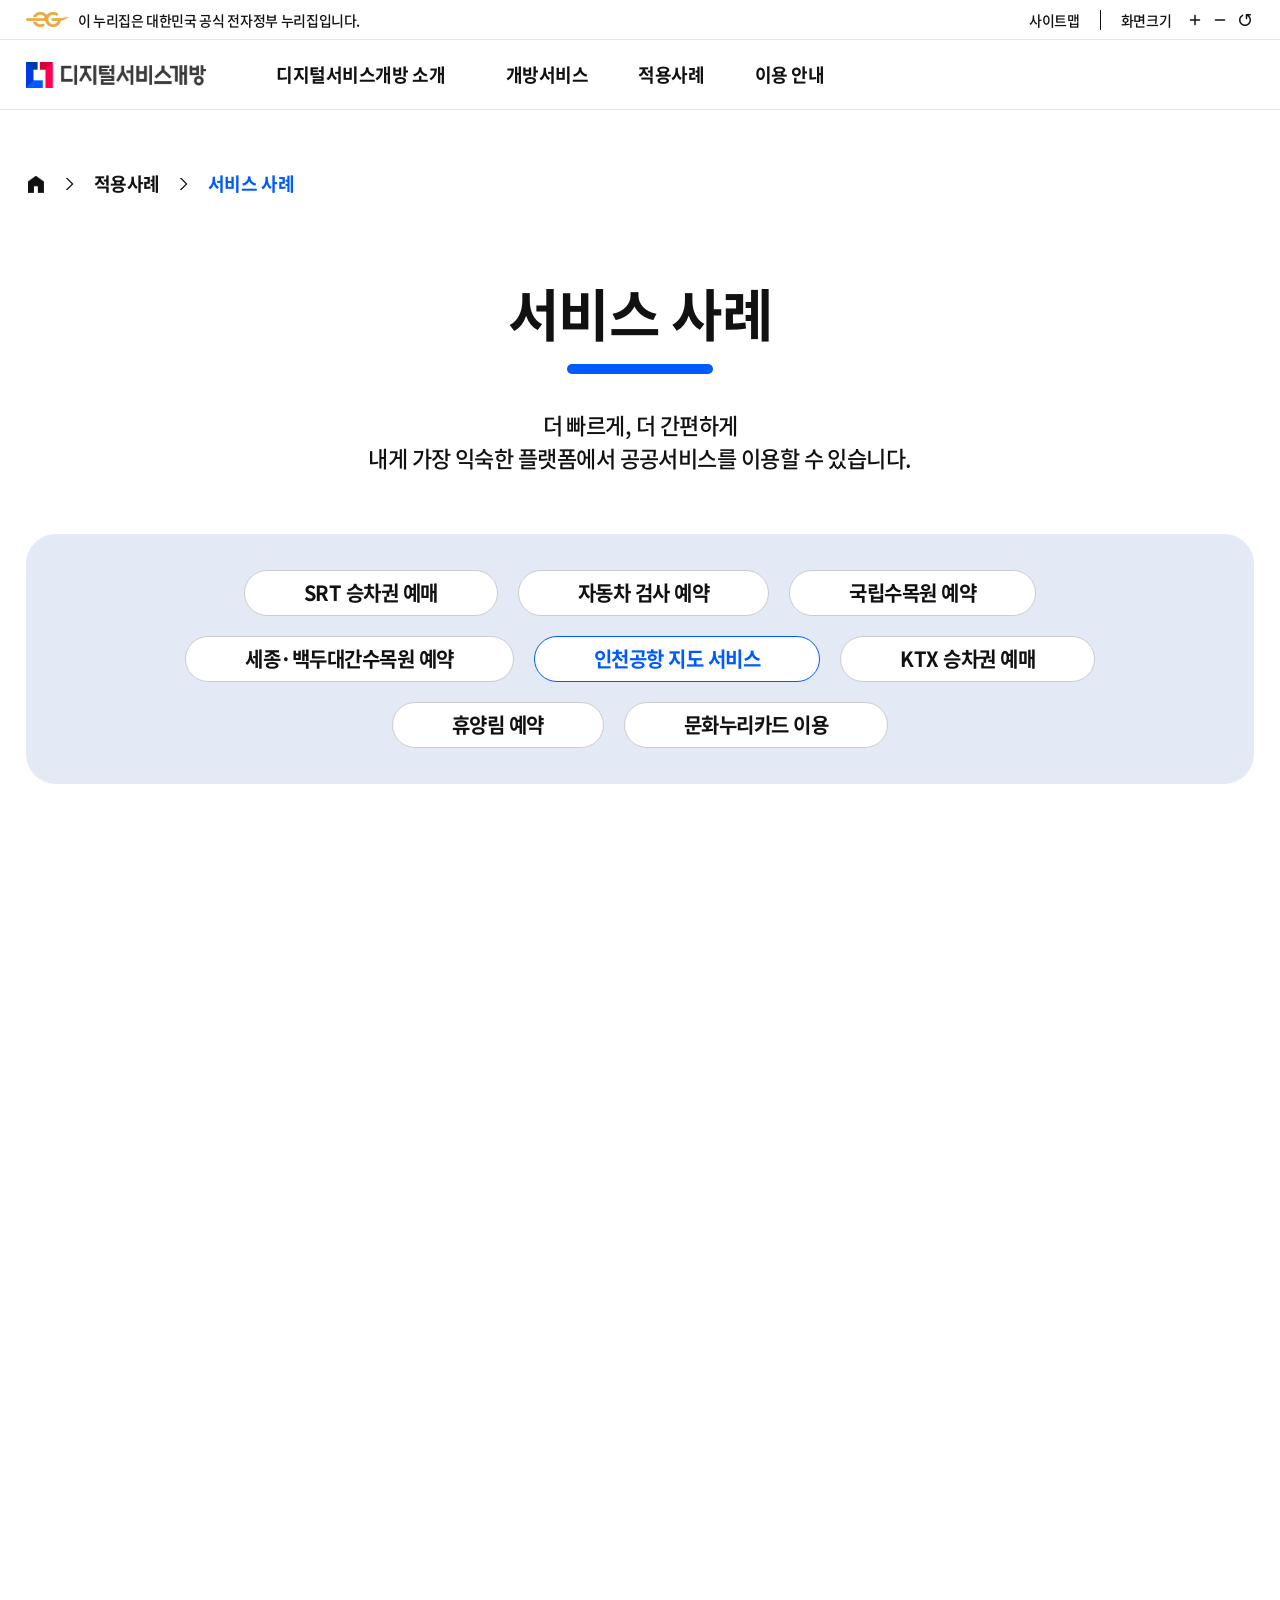
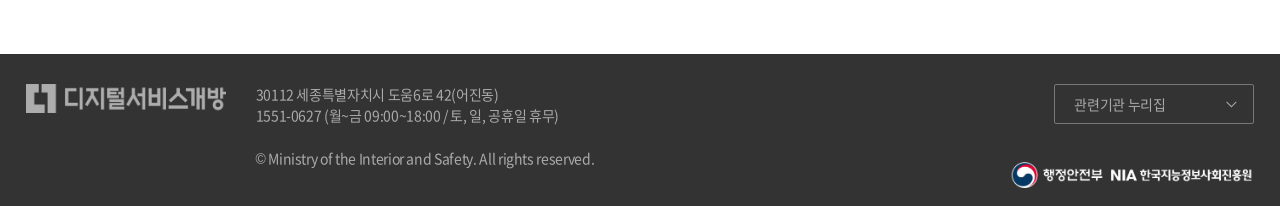
<file: public/html/03_적용사례_서비스별 사례_인천공항 지도 서비스.html>
<!DOCTYPE html>
<html lang="ko">

<head>
    <meta charset="UTF-8" />
    <meta name="viewport" content="width=device-width, initial-scale=1.0,minimum-scale=1.0,maximum-scale=1.0,user-scalable=no" />
    <title>인천공항 지도 서비스&lt;서비스 사례&lt;적용사례&lt;디지털서비스개방</title>

    <!-- CSS -->
    <link rel="stylesheet" type="text/css" href="../css/swiper.11.0.6-bundle.css" />
    <link rel="stylesheet" type="text/css" href="../css/aos.css">
    <link rel="stylesheet" type="text/css" href="../css/fontset.css" />
    <link rel="stylesheet" type="text/css" href="../css/base.css" />
    <link rel="stylesheet" type="text/css" href="../css/nav.css" />
    <link rel="stylesheet" type="text/css" href="../css/style.css" />
    <link rel="stylesheet" type="text/css" href="../css/layout.css" />
    <link rel="stylesheet" type="text/css" href="../css/style_promotion.css" />

    <!-- 파비콘 적용 -->
    <link rel="apple-touch-icon" sizes="57x57" href="../img/favicon/apple-icon-57x57.png">
    <link rel="apple-touch-icon" sizes="60x60" href="../img/favicon/apple-icon-60x60.png">
    <link rel="apple-touch-icon" sizes="72x72" href="../img/favicon/apple-icon-72x72.png">
    <link rel="apple-touch-icon" sizes="76x76" href="../img/favicon/apple-icon-76x76.png">
    <link rel="apple-touch-icon" sizes="114x114" href="../img/favicon/apple-icon-114x114.png">
    <link rel="apple-touch-icon" sizes="120x120" href="../img/favicon/apple-icon-120x120.png">
    <link rel="apple-touch-icon" sizes="144x144" href="../img/favicon/apple-icon-144x144.png">
    <link rel="apple-touch-icon" sizes="152x152" href="../img/favicon/apple-icon-152x152.png">
    <link rel="apple-touch-icon" sizes="180x180" href="../img/favicon/apple-icon-180x180.png">
    <link rel="icon" type="image/png" sizes="192x192"  href="../img/favicon/android-icon-192x192.png">
    <link rel="icon" type="image/png" sizes="32x32" href="../img/favicon/favicon-32x32.png">
    <link rel="icon" type="image/png" sizes="96x96" href="../img/favicon/favicon-96x96.png">
    <link rel="icon" type="image/png" sizes="16x16" href="../img/favicon/favicon-16x16.png">
    <link rel="manifest" href="../img/favicon//manifest.json">
    <meta name="msapplication-TileColor" content="#ffffff">
    <meta name="msapplication-TileImage" content="../img/favicon/ms-icon-144x144.png">
    <meta name="theme-color" content="#ffffff">  

    <!-- JS -->
    <script src="../js/jquery-3.6.3/jquery.min.js"></script>
    <script src="../js/swiper-5.4.3.min.js"></script>
    <script src="../js/aos.js"></script>  
    <script src="../js/nav.js"></script>
    <script src="../js/app.js"></script>
    <script src="../js/service.js"></script>
    <script src="../js/service_case.js"></script>
    <script src="../js/case_detail_cont.js"></script>
</head>

<body>
    <div id="wrapper" class="wrapper sub_pages">
        <!-- 바로가기 메뉴 -->
        <nav id="skip"></nav>
        <header id="header" class="header main_header"></header>

        <!-- 메인  -->
        <main class="">

            <!-- 본문 외부 영역 -->
            <section id="content" class="rep_case">

                <!-- 본문 -->
                <article class="page page_rep_case page_case_hta">                
                    <!-- 브레드크럼 -->
                    <div class="wrap_breadcrumb_fotal">
                        <ul class="breadcrumbs">
                            <li class="breadcrumbs_item cat_home"><a href="00_대외홍보포털_메인.html" class="home" title="메인 페이지 이동"></a></li>
                            <li class="breadcrumbs_item"><a href="03_적용사례_서비스별 사례_SRT승차권 예매.html">적용사례</a></li>
                            <li class="breadcrumbs_item current_page">서비스 사례</li>          
                        </ul>
                    </div>

                    <div class="page_content">
                        <!-- 컨텐츠 탑 소개 -->
                        <div class="wrap_article article01">
                            <article class="page_title_rep_case contents_wrap">
                            </article>
                        </div>

                        <!-- 서비스별 선택 영역 -->
                        <div class="wrap_article article02 select_area">
                            <article class="contents_wrap page_rep_case_list">   
                            </article>
                        </div>

                        <!-- 개방서비스별 대표 사례 나열 case_detail_cont.js -->
                        <!-- 인천공항 지도 서비스 - KB스타뱅킹 -->
                        <div class="wrap_article article04 contents_hta_kbstarbanking example_hta_kbstarbanking" id="hta_kbstarbanking" data-aos="fade-up"></div>                    
                    </div>
                <!-- 본문 end  -->
                </article>         
            </section>
            <!-- 본문 외부 영역 end-->
        </main>
        <!-- 전체 영역 end  -->

        <footer id="footer" class="footer"></footer>

    </div>

    <!-- 팝업 배경 dim 처리 -->
    <div class="popup_mask"></div>     

    <!-- 팝업 본문 :  콘텐츠 준비중 알림 팝업 -->
    <div class="prepare_alertPop"></div> 

    <script>     
        AOS.init();   

        window.onload = function() {
            // 페이지 로드 후 200px 위로 스크롤
            window.scrollBy(0, -250);
        };
    </script>
</body>

</html>
</file>
<file: public/css/fontset.css>
@font-face {
    font-family: "NotoSansBold";
    src:
        url(../fonts/NotoSansKR-Bold.woff2) format("woff2"),
        url(../fonts/NotoSansKR-Bold.woff) format("woff"),
        url(../fonts/NotoSansKR-Bold.otf) format("opentype");
    font-style: normal;
    font-weight: 700;
}

@font-face {
    font-family: "NotoSansMedium";
    src:
        url(../fonts/NotoSansKR-Medium.woff2) format("woff2"),
        url(../fonts/NotoSansKR-Medium.woff) format("woff"),
        url(../fonts/NotoSansKR-Medium.otf) format("opentype");
    font-style: normal;
    font-weight: 500;
}

@font-face {
    font-family: "NotoSansRegular";
    src:
        url(../fonts/NotoSansKR-Regular.woff2) format("woff2"),
        url(../fonts/NotoSansKR-Regular.woff) format("woff"),
        url(../fonts/NotoSansKR-Regular.otf) format("opentype");
    font-style: normal;
    font-weight: 400;
}

/* @font-face {
    font-family: "NotoSansLight";
    src:
        url(../fonts/NotoSansKR-Light.woff2) format("woff2"),
        url(../fonts/NotoSansKR-Light.woff) format("woff"),
        url(../fonts/NotoSansKR-Light.otf) format("opentype");
    font-style: normal;
    font-weight: 300;
} */


@font-face {
    font-family: "NanumBarunGothic";
    src:
        url(../fonts/NanumBarunGothicSubset.woff2) format("woff2");
    font-style: normal;
    font-weight: normal;
}
</file>
<file: public/css/base.css>
n html,
body, div, span, applet, object, iframe, h1, h2, h3, h4, h5, h6, p, blockquote, pre, a, abbr, acronym, address, big, cite, code, del, dfn, em, img, ins, kbd, q, s, samp, small, strike, strong, sub, sup, tt, var, b, u, i, center, dl, dt, dd, ol, ul, li, fieldset, form, label, legend, table, caption, tbody, tfoot, thead, tr, th, td, article, aside, canvas, details, embed, figure, figcaption, footer, header, hgroup, menu, nav, output, ruby, section, summary, time, mark, audio, video {
  border: 0;
  margin: 0;
  padding: 0;
  letter-spacing: -0.025em;
  vertical-align: baseline;
  font-weight: normal;
  font-style: normal;
}

blockquote, q {
  quotes: none;
}

blockquote:before, blockquote:after, q:before, q:after {
  content: "";
  content: none;
}

ol, ul, li {
  list-style: none;
  margin: 0;
  padding: 0;
}

img {
  border-style: none;
}

template {
  display: none;
}

a {
  display: block;
  width: 100%;
  color: inherit;
  background-color: transparent;
  cursor: pointer;
  text-decoration: none;
}

img {
  display: block;
  width: auto;
}

button {
  background: transparent;
  border: none;
  cursor: pointer;
  margin: 0;
  padding: 0;
  font-size: inherit;
}

article, aside, details, figcaption, figure, footer, header, hgroup, menu, nav, section {
  display: block;
}

select, optgroup {
  line-height: 1;
}

table {
  border-collapse: collapse;
  border-spacing: 0;
}

textarea {
  overflow-y: auto;
}

pre {
  margin: 0;
  padding: 0;
}

input, textarea, pre {
  line-height: 1.2;
  font-family: inherit;
  font-size: inherit; /* font-size: 1em; */
  color: inherit;
}

code, kbd, samp {
  line-height: 1.2;
  font-family: monospace, monospace;
  font-size: inherit; /* font-size: 1em; */
}

small {
  font-size: 0.8em;
}

select {
  -webkit-appearance: none;
     -moz-appearance: none;
          appearance: none;
  font-family: inherit;
}

select::-ms-expand {
  display: none;
}

optgroup {
  font-family: inherit;
  font-style: normal;
}

summary {
  display: list-item;
}

abbr[title] {
  border-bottom: none;
  text-decoration: underline;
  -webkit-text-decoration: underline dotted;
          text-decoration: underline dotted;
}

button, select {
  border: 0;
  margin: 0;
  padding: 0;
  font-family: inherit;
  text-transform: none;
  border-style: none;
}

button, [type=button], [type=reset], [type=submit] {
  -webkit-appearance: none;
     -moz-appearance: none;
          appearance: none;
}

[type=search] {
  -webkit-appearance: textfield;
     -moz-appearance: textfield;
          appearance: textfield;
  outline-offset: -2px;
}

input[type=number]::-webkit-outer-spin-button, input[type=number]::-webkit-inner-spin-button {
  -webkit-appearance: none;
          appearance: none;
  margin: 0;
}

progress {
  vertical-align: baseline;
}

legend {
  -webkit-box-sizing: border-box;
          box-sizing: border-box;
  color: inherit;
  display: table;
  max-width: 100%;
  white-space: normal;
}
</file>
<file: public/css/nav.css>
@charset "UTF-8";
.flex_center {
  position: relative;
  display: -webkit-box;
  display: -ms-flexbox;
  display: flex;
  -webkit-box-pack: center;
      -ms-flex-pack: center;
          justify-content: center;
  -webkit-box-align: center;
      -ms-flex-align: center;
          align-items: center;
  width: 100%;
}

/* font size */
.header .nav_dim {
  display: block;
  opacity: 0;
  visibility: hidden;
  position: fixed;
  top: 0;
  left: 0;
  z-index: 999;
  width: 100%;
  height: 100%;
  background-color: rgba(0, 0, 0, 0.5);
  -webkit-transition-property: visibility, opacity;
  transition-property: visibility, opacity;
  -webkit-transition-duration: 0.1s;
          transition-duration: 0.1s;
  -webkit-transition-timing-function: linear;
          transition-timing-function: linear;
}
.header .wrap_gnb {
  width: 100%;
  position: absolute;
  z-index: 1000;
}
.header .header_inner {
  position: fixed;
  top: 0;
  width: 100%;
  z-index: 2000;
}

/* PC 버전 GNB */
.gnb_pc {
  /* 헤더 최상단 화면 크기 제어 + 로그인 버튼 영역 */
  /* 모바일 상단 로그인 상태창 */
  /* 메뉴 영역 */
  /* lnb 메뉴 */
}
.gnb_pc .area_top {
  width: 100%;
  height: 4rem;
  background-color: #fff;
  border-bottom: 1px solid rgba(0, 0, 0, 0.1);
}
.gnb_pc .area_top.gnb_scroll_change {
  background-color: rgba(0, 0, 0, 0.3);
  border-bottom: 1px solid rgba(255, 255, 255, 0.1);
}
.gnb_pc .area_top.gnb_mouse_over {
  background-color: #fff;
  border-bottom: 1px solid rgba(0, 0, 0, 0.1);
}
.gnb_pc .area_top .area_top_inner {
  display: -webkit-box;
  display: -ms-flexbox;
  display: flex;
  -webkit-box-pack: justify;
      -ms-flex-pack: justify;
          justify-content: space-between;
  -webkit-box-align: center;
      -ms-flex-align: center;
          align-items: center;
  height: 100%;
  padding: 0 4rem;
  padding-top: 1rem;
  padding-bottom: 1rem;
  margin: 0 auto;
  overflow: hidden;
}
.gnb_pc .area_top .gov_top_info p {
  height: 40px;
  line-height: 40px;
  margin: 0 auto;
  font-family: "NotoSansMedium", "나눔바른고딕", "NanumBarunGothic", "Apple SD 산돌고딕 Neo", "Apple SD Gothic Neo", -apple-system, BlinkMacSystemFont, "Segoe UI", sans-serif;
  font-size: 14px;
  padding-left: 52px;
  color: #111;
  background: url("../img/logo/logo_eg.png") no-repeat center left;
}
.gnb_pc .area_top .gov_top_info p.gnb_scroll_change {
  color: #fff;
}
.gnb_pc .area_top .gov_top_info p.gnb_mouse_over {
  color: #111;
}
.gnb_pc .area_top .box_btns {
  display: -webkit-box;
  display: -ms-flexbox;
  display: flex;
  -webkit-box-align: center;
      -ms-flex-align: center;
          align-items: center;
  color: #fff;
  font-size: 1.4rem;
}
.gnb_pc .area_top .box_btns li {
  position: relative;
  padding: 0px 2rem;
  color: #111;
  border-right: 1px solid #111;
  font-family: "NotoSansMedium", "나눔바른고딕", "NanumBarunGothic", "Apple SD 산돌고딕 Neo", "Apple SD Gothic Neo", -apple-system, BlinkMacSystemFont, "Segoe UI", sans-serif;
}
.gnb_pc .area_top .box_btns li.gnb_scroll_change {
  color: #fff;
  border-right: 1px solid #fff;
}
.gnb_pc .area_top .box_btns li.gnb_mouse_over {
  color: #111;
  border-right: 1px solid #111;
}
.gnb_pc .area_top .box_btns li:last-of-type {
  border-right: none;
}
.gnb_pc .area_top .box_btns li:nth-last-child(1) {
  padding-right: 0;
}
.gnb_pc .area_top .box_btns li:nth-last-child(1)::after {
  display: none;
}
.gnb_pc .area_top .box_btns li:nth-last-child(1) span {
  padding-right: 0.8rem;
}
.gnb_pc .area_top .box_btn_zoom {
  display: -webkit-box;
  display: -ms-flexbox;
  display: flex;
  -webkit-box-align: center;
      -ms-flex-align: center;
          align-items: center;
}
.gnb_pc .area_top .box_btn_zoom .btn_zoom {
  width: 1.9rem;
  height: 1.9rem;
  margin-left: 0.6rem;
  color: white;
  background-image: url("../img/icon/icon_plus_black.svg");
  background-position: center center;
  background-size: 1.8rem 1.8rem;
  background-repeat: no-repeat;
}
.gnb_pc .area_top .box_btn_zoom .btn_zoom.gnb_scroll_change {
  background-image: url("../img/icon/icon_plus_white.svg");
}
.gnb_pc .area_top .box_btn_zoom .btn_zoom.gnb_mouse_over {
  background-image: url("../img/icon/icon_plus_black.svg");
}
.gnb_pc .area_top .box_btn_zoom .btn_zoom.out {
  background-image: url("../img/icon/icon_minus_black.svg");
  background-position: center center;
  background-size: 1.8rem 1.8rem;
}
.gnb_pc .area_top .box_btn_zoom .btn_zoom.out.gnb_scroll_change {
  background-image: url("../img/icon/icon_minus_white.svg");
}
.gnb_pc .area_top .box_btn_zoom .btn_zoom.out.gnb_mouse_over {
  background-image: url("../img/icon/icon_minus_black.svg");
}
.gnb_pc .area_top .box_btn_zoom .btn_zoom.reset {
  background-image: url("../img/icon/icon_refresh_black.svg");
  background-position: center center;
  background-size: 1.8rem 1.8rem;
}
.gnb_pc .area_top .box_btn_zoom .btn_zoom.reset.gnb_scroll_change {
  background-image: url("../img/icon/icon_refresh_white.svg");
}
.gnb_pc .area_top .box_btn_zoom .btn_zoom.reset.gnb_mouse_over {
  background-image: url("../img/icon/icon_refresh_black.svg");
}
.gnb_pc .area_state {
  display: none;
}
.gnb_pc .area_menu {
  position: relative;
  width: 100%;
  height: 100%;
  margin: 0 auto;
  background-color: #fff;
}
.gnb_pc .area_menu::before {
  content: "";
  display: block;
  position: absolute;
  width: 100%;
  height: 1px;
  background-color: rgba(0, 0, 0, 0.1);
  top: 69px;
}
.gnb_pc .area_menu .area_menu_inner {
  position: relative;
  display: -webkit-box;
  display: -ms-flexbox;
  display: flex;
  width: 100%;
  padding: 0 4rem;
  margin: 0 auto;
}
.gnb_pc .area_menu .area_menu_inner .logo {
  display: -webkit-box;
  display: -ms-flexbox;
  display: flex;
  -webkit-box-align: center;
      -ms-flex-align: center;
          align-items: center;
  -webkit-box-pack: center;
      -ms-flex-pack: center;
          justify-content: center;
  height: 70px;
  margin-right: 10.8rem;
}
.gnb_pc .area_menu .area_menu_inner .logo .logo_anchor {
  display: inline-block;
  width: 20.8rem;
  height: 3rem;
  vertical-align: middle;
  background-image: url("../img/logo/logo_openservice_main.png");
  background-position: center left;
  background-repeat: no-repeat;
  background-size: 100% 3rem;
  -o-object-fit: contain;
     object-fit: contain;
}
.gnb_pc .area_menu .area_menu_inner .logo .logo_anchor.gnb_scroll_change {
  background-image: url("../img/logo/logo_openservice_white.png");
}
.gnb_pc .area_menu .area_menu_inner .logo .logo_anchor.gnb_mouse_over {
  background-image: url("../img/logo/logo_openservice_main.png");
}
.gnb_pc .area_menu.gnb_scroll_change {
  background-color: rgba(0, 0, 0, 0.3);
}
.gnb_pc .area_menu.gnb_mouse_over {
  background-color: #fff;
}
.gnb_pc .menu_text {
  position: relative;
  width: 100%;
  height: 100%;
}
.gnb_pc .menu_text .lnb_list {
  display: -webkit-box;
  display: -ms-flexbox;
  display: flex;
  width: 100%;
  position: relative;
}
.gnb_pc .menu_text .lnb_list .depth01 {
  position: relative;
  max-width: 24rem;
  /*   min-width: 19rem;   */
}
.gnb_pc .menu_text .lnb_list .depth01::before {
  content: "";
  display: block;
  position: absolute;
  width: 1px;
  height: calc(100% - 7.2rem);
  bottom: 0;
  left: 0;
}
.gnb_pc .menu_text .lnb_list .depth01:nth-last-of-type(1)::after {
  content: "";
  display: block;
  position: absolute;
  width: 1px;
  height: calc(100% - 7.2rem);
  bottom: 0;
  right: 0;
}
.gnb_pc .menu_text .lnb_list .depth01:nth-last-of-type(1):hover .depth01_item::after {
  width: 100%;
}
.gnb_pc .menu_text .lnb_list .depth01.on .depth01_item, .gnb_pc .menu_text .lnb_list .depth01:hover .depth01_item {
  position: relative;
  /*    background-color: $color_white; */
  color: #005bff;
  cursor: pointer;
}
.gnb_pc .menu_text .lnb_list .depth01.on .depth01_item::after, .gnb_pc .menu_text .lnb_list .depth01:hover .depth01_item::after {
  content: "";
  display: block;
  position: absolute;
  width: calc(100% + 1px);
  height: 4px;
  bottom: 0;
  left: 0;
  z-index: 1010;
  background-color: #005bff;
  color: #005bff;
}
.gnb_pc .menu_text .lnb_list .depth01_item {
  position: relative;
  width: 100%;
  height: 70px;
  display: -webkit-box;
  display: -ms-flexbox;
  display: flex;
  -webkit-box-align: center;
      -ms-flex-align: center;
          align-items: center;
  -webkit-box-pack: center;
      -ms-flex-pack: center;
          justify-content: center;
  text-align: center;
  font-size: 18px;
  font-family: "NotoSansBold", "나눔바른고딕", "NanumBarunGothic", "Apple SD 산돌고딕 Neo", "Apple SD Gothic Neo", -apple-system, BlinkMacSystemFont, "Segoe UI", sans-serif;
  color: #111;
}
.gnb_pc .menu_text .lnb_list .depth01_item .depth01_item_anchor {
  line-height: 2;
}
.gnb_pc .menu_text .lnb_list .depth01_item.gnb_scroll_change {
  color: #fff;
}
.gnb_pc .menu_text .lnb_list .depth01_item.gnb_mouse_over {
  color: #111;
}
.gnb_pc .menu_text .lnb_list .depth01:nth-of-type(1) {
  width: 19rem;
  -webkit-transition: width 0.2s ease-in-out;
  transition: width 0.2s ease-in-out;
}
.gnb_pc .menu_text .lnb_list .depth01:nth-of-type(2) .depth01_item {
  padding-left: 4rem;
  -webkit-transition: padding-left 0.3s ease-in-out;
  transition: padding-left 0.3s ease-in-out;
}
.gnb_pc .menu_text .lnb_list .depth01:nth-of-type(3) .depth01_item {
  padding-left: 4rem;
  -webkit-transition: padding-left 0.3s ease-in-out;
  transition: padding-left 0.3s ease-in-out;
}
.gnb_pc .menu_text .lnb_list .depth01:nth-of-type(3) .depth02 {
  padding: 1rem 4.3rem;
}
.gnb_pc .menu_text .lnb_list .depth01:nth-of-type(4) .depth01_item {
  padding-left: 4rem;
  -webkit-transition: padding-left 0.3s ease-in-out;
  transition: padding-left 0.3s ease-in-out;
}
.gnb_pc .menu_text .lnb_list .depth01:nth-of-type(4) .depth02 {
  padding: 1rem 4.3rem;
}
.gnb_pc .menu_text .lnb_list .depth01.gnb_mouse_over:nth-of-type(1) {
  width: 21rem;
}
.gnb_pc .menu_text .lnb_list .depth01.gnb_mouse_over:nth-of-type(2) .depth01_item {
  padding-left: 0rem;
}
.gnb_pc .menu_text .lnb_list .depth01.gnb_mouse_over:nth-of-type(3) .depth01_item {
  padding-left: 0rem;
}
.gnb_pc .menu_text .lnb_list .depth01.gnb_mouse_over:nth-of-type(4) .depth01_item {
  padding-left: 0rem;
}
.gnb_pc .menu_text .lnb_list .depth02 {
  display: none;
  position: relative;
  text-align: left;
  word-break: keep-all;
  width: 100%;
  max-width: 24rem;
  min-width: 21rem;
  height: 19.4rem;
  padding: 1rem 3.8rem;
  margin: 3rem 0;
}
.gnb_pc .menu_text .lnb_list .depth02::before {
  content: "";
  position: absolute;
  width: 1px;
  background-color: #eee;
  height: 100%;
  left: 0;
  top: 0;
}
.gnb_pc .menu_text .lnb_list .depth02 .depth02_item {
  z-index: 100;
}
.gnb_pc .menu_text .lnb_list .depth02 .depth02_item .depth02_item_anchor {
  margin-top: 2.6rem;
  font-size: 16px;
  font-family: "NotoSansMedium", "나눔바른고딕", "NanumBarunGothic", "Apple SD 산돌고딕 Neo", "Apple SD Gothic Neo", -apple-system, BlinkMacSystemFont, "Segoe UI", sans-serif;
  line-height: 1.5;
}
.gnb_pc .menu_text .lnb_list .depth02 .depth02_item .depth02_item_anchor:hover, .gnb_pc .menu_text .lnb_list .depth02 .depth02_item .depth02_item_anchor.on {
  color: #005bff;
}
.gnb_pc .menu_text .lnb_list .depth02 .depth02_item:nth-of-type(1) .depth02_item_anchor {
  margin-top: 0;
}
.gnb_pc .menu_text .lnb_list .depth02.column_2 {
  overflow: hidden;
}
.gnb_pc .menu_text .lnb_list .depth02.column_2 .depth02_item {
  float: left;
  width: auto;
}
.gnb_pc .menu_text .lnb_list .depth02.column_2 .depth02_item .depth02_item_anchor {
  display: inline-block;
  width: auto;
}
.gnb_pc .menu_text .lnb_list .depth02.column_2 .depth02_item:nth-of-type(1) a {
  margin-top: 0;
}
.gnb_pc .menu_text .lnb_list .depth02.column_2 .depth02_item:nth-of-type(2) a {
  margin-top: 0;
}
.gnb_pc .menu_text .lnb_list .depth02.column_2 .depth02_item:nth-of-type(2n+1) {
  width: 40%;
}
.gnb_pc .menu_text .lnb_list .depth02.column_2 .depth02_item:nth-of-type(2n) {
  width: 60%;
}
.gnb_pc .menu_text .lnb_list.gnb_mouse_over {
  gap: 0;
}
.gnb_pc .lnb_drop_menu_back {
  display: none;
  background-color: #fff;
  position: absolute;
  top: 70px;
  width: 100%;
  height: 25.4rem;
  z-index: -1;
}
.gnb_pc .box_btn_util {
  display: none;
}

/* mobile 버전 GNB */
.gnb_mo {
  height: 8.4rem;
  position: fixed;
  top: 0;
  left: 0;
  z-index: 5000;
  /* LNB */
}
.gnb_mo .bg_lnb {
  display: none;
}
.gnb_mo .nav_dim {
  top: 0;
}
.gnb_mo .wrap_gnb {
  z-index: auto;
}
.gnb_mo.on .wrap_menus {
  width: 84%;
  max-width: 315px;
  height: 100dvh;
  -webkit-transition: ease-in-out 0.25s;
  transition: ease-in-out 0.25s;
}
.gnb_mo.on .nav_dim {
  top: 0;
  z-index: 2001;
}
.gnb_mo.on .wrap_gnb {
  z-index: auto;
}
.gnb_mo.on .wrap_menus {
  z-index: 2030;
}
.gnb_mo .area_top .box_btns {
  display: none;
}
.gnb_mo .gov_top_info {
  background-color: #fff;
  width: 100%;
  height: 2.8rem;
  padding: 0 16px;
  border-bottom: 1px solid #ddd;
  position: absolute;
  top: 0;
  left: 0;
  z-index: 1000;
  display: -webkit-box;
  display: -ms-flexbox;
  display: flex;
  -webkit-box-align: center;
      -ms-flex-align: center;
          align-items: center;
}
.gnb_mo .gov_top_info p {
  line-height: 1;
  font-size: 1.2rem;
  padding-left: 22px;
  color: #111;
  background: url("../img/logo/logo_eg.png") no-repeat center left;
  background-size: 22px;
}
.gnb_mo .area_menu {
  position: relative;
  display: -webkit-box;
  display: -ms-flexbox;
  display: flex;
  -webkit-box-pack: justify;
      -ms-flex-pack: justify;
          justify-content: space-between;
  -webkit-box-align: center;
      -ms-flex-align: center;
          align-items: center;
  width: 100%;
  border-bottom: 1px solid #ddd;
}
.gnb_mo .area_menu .area_menu_inner {
  display: -webkit-box;
  display: -ms-flexbox;
  display: flex;
  -webkit-box-pack: justify;
      -ms-flex-pack: justify;
          justify-content: space-between;
  -webkit-box-align: center;
      -ms-flex-align: center;
          align-items: center;
  -ms-flex-wrap: nowrap;
      flex-wrap: nowrap;
  width: 100%;
  height: 8.3rem;
  padding: 4.3rem 1.4rem 1.8rem;
  background-color: #fff;
}
.gnb_mo .area_menu .logo {
  display: -webkit-box;
  display: -ms-flexbox;
  display: flex;
  -webkit-box-align: center;
      -ms-flex-align: center;
          align-items: center;
}
.gnb_mo .area_menu .logo .logo_anchor {
  display: inline-block;
  background-image: url("../img/logo/logo_openservice_main.png");
  background-position: center left;
  background-repeat: no-repeat;
  background-size: contain;
  width: 14rem;
  height: 2rem;
}
.gnb_mo .area_menu .box_btn_util {
  display: block;
  width: 2.5rem;
  gap: 0rem;
}
.gnb_mo .area_menu .box_btn_util .box_btn_item .btn_util_sitemap {
  display: none;
}
.gnb_mo .area_menu .box_btn_util .box_btn_item .btn_util_ham {
  display: block;
  position: relative;
  width: 2.4rem;
  height: 2.2rem;
}
.gnb_mo .area_menu .box_btn_util .box_btn_item .btn_util_ham::after {
  width: 100%;
  height: 100%;
  background-image: url("../img/icon/icon_ham.png");
  content: "";
  display: block;
  position: absolute;
  top: 50%;
  left: 50%;
  -webkit-transform: translate(-50%, -50%);
          transform: translate(-50%, -50%);
  background-repeat: no-repeat;
  background-position: center;
  background-size: 100%;
}
.gnb_mo .menu_text .lnb_list {
  position: relative;
  display: -webkit-box;
  display: -ms-flexbox;
  display: flex;
  -ms-flex-wrap: wrap;
      flex-wrap: wrap;
  -webkit-box-orient: vertical;
  -webkit-box-direction: normal;
      -ms-flex-direction: column;
          flex-direction: column;
  top: 0;
  width: 100%;
  overflow-y: auto;
}
.gnb_mo .menu_text .lnb_list .depth01 {
  width: 100%;
  background-color: #fff;
}
.gnb_mo .menu_text .lnb_list .depth01 .depth01_item {
  position: relative;
  line-height: 5rem;
  font-size: 1.6rem;
  border-bottom: 1px solid #ddd;
  font-family: "NotoSansMedium", "나눔바른고딕", "NanumBarunGothic", "Apple SD 산돌고딕 Neo", "Apple SD Gothic Neo", -apple-system, BlinkMacSystemFont, "Segoe UI", sans-serif;
  text-indent: 2rem;
  cursor: pointer;
}
.gnb_mo .menu_text .lnb_list .depth01 .depth01_item::after {
  display: block;
  position: absolute;
  content: "";
  top: 50%;
  right: 2.45rem;
  -webkit-transform: translateY(-50%);
          transform: translateY(-50%);
  width: 1.5rem;
  height: 0.95rem;
  background-image: url("../img/icon/icon_mob_chevron_down.png");
  background-position: right center;
  background-repeat: no-repeat;
  background-size: 100%;
}
.gnb_mo .menu_text .lnb_list .depth01.on .depth01_item::after {
  -webkit-transform: rotate(180deg) translateY(50%);
          transform: rotate(180deg) translateY(50%);
}
.gnb_mo .menu_text .lnb_list .depth02 {
  display: none;
  width: 100%;
  background-color: #edf2fc;
  border-bottom: 1px solid #ddd;
  padding: 3rem 4rem;
}
.gnb_mo .menu_text .lnb_list .depth02.on span {
  position: relative;
}
.gnb_mo .menu_text .lnb_list .depth02.on span::after {
  content: "";
  position: absolute;
  bottom: -0.4rem;
  left: 0;
  width: 100%;
  height: 1px;
  background-color: #fff;
}
.gnb_mo .menu_text .lnb_list .depth02 .depth02_item {
  position: relative;
  line-height: 1;
  font-size: 1.6rem;
  font-family: "NotoSansMedium", "나눔바른고딕", "NanumBarunGothic", "Apple SD 산돌고딕 Neo", "Apple SD Gothic Neo", -apple-system, BlinkMacSystemFont, "Segoe UI", sans-serif;
  word-break: keep-all;
}
.gnb_mo .menu_text .lnb_list .depth02 .depth02_item:not(:nth-last-of-type(1)) {
  margin-bottom: 20px;
}
.gnb_mo .menu_text .lnb_list .depth02 .depth02_item.item_toggle::after {
  display: block;
  position: absolute;
  top: 1.4rem;
  right: 0;
  width: 1.2rem;
  height: 1.2rem;
  background-image: url("../../public/img/icons/icon_plus.png");
  background-position: center;
  background-repeat: no-repeat;
  background-size: 100%;
  content: "";
}
.gnb_mo .wrap_menus {
  width: 0;
  height: 100dvh;
  min-height: 100dvh;
  z-index: 2020;
  /* 100vh; 크로스 브라우징 */
  /*             @supports (-webkit-appearance:none) and (stroke-color: transparent) {
              min-height: -webkit-fill-available;
          } */
  background-color: #fff;
  overflow-x: hidden;
  overflow-y: auto;
  position: absolute;
  top: 0;
  right: 0;
  display: -webkit-box;
  display: -ms-flexbox;
  display: flex;
  -webkit-box-orient: vertical;
  -webkit-box-direction: normal;
      -ms-flex-direction: column;
          flex-direction: column;
}
.gnb_mo .wrap_menus .area_state {
  position: relative;
  width: 100%;
  padding: 2rem 2rem 2.4rem;
  background-color: #faf9fe;
  border-bottom: 1px solid #ddd;
}
.gnb_mo .wrap_menus .area_state .btn_close_menu {
  position: absolute;
  z-index: 6000;
  top: 2rem;
  right: 2rem;
  width: 2.5rem;
  height: 2.5rem;
  background-image: url("../img/icon/icon_close.png");
  background-size: 100%;
  background-position: center;
  background-repeat: no-repeat;
}
.gnb_mo .wrap_menus .area_state .user_info {
  position: relative;
}
.gnb_mo .wrap_menus .area_state .user_info .logo_lnb {
  text-align: center;
  margin-top: 4rem;
  width: auto;
  height: 2.7rem;
}
.gnb_mo .wrap_menus .area_state .user_info .logo_lnb img {
  width: auto;
  height: 100%;
  -o-object-fit: cover;
     object-fit: cover;
  margin: 0 auto;
}
.gnb_mo .wrap_menus .area_state .user_info .logo_lnb a img {
  width: auto;
  height: 100%;
  -o-object-fit: cover;
     object-fit: cover;
  margin: 0 auto;
}
.gnb_mo .wrap_menus .area_state .user_info .box_state {
  width: 100%;
  padding-top: 2.1rem;
}
.gnb_mo .wrap_menus .area_state .user_info .box_state .greeting {
  color: #111;
  font-size: 1.4rem;
  text-align: center;
  line-height: 1.5;
  margin-bottom: 0.5rem;
}
.gnb_mo .wrap_menus .area_state .user_info .box_state .wrap_gnb_btn {
  display: -webkit-box;
  display: -ms-flexbox;
  display: flex;
  -webkit-box-pack: center;
      -ms-flex-pack: center;
          justify-content: center;
}
.gnb_mo .wrap_menus .area_state .user_info .box_state .wrap_gnb_btn .btn_action {
  width: 16.5rem;
  height: 3.5rem;
  border-radius: 8rem;
  position: relative;
  font-size: 1.4rem;
  text-indent: 1.5rem;
  line-height: 3.5rem;
}
.gnb_mo .wrap_menus .area_state .user_info .box_state .wrap_gnb_btn .btn_action.link_related_white::after {
  content: "";
  position: absolute;
  right: 1.4rem;
  top: 50%;
  -webkit-transform: translateY(-50%);
          transform: translateY(-50%);
  width: 2rem;
  height: 2rem;
  background-image: url("../img/icon/icon_outbound_white.svg");
  background-repeat: no-repeat;
  background-size: contain;
}
.gnb_mo .wrap_menus .area_state .user_info .box_state .user_auth_state {
  color: #aaa;
  text-align: center;
  margin-top: 1rem;
}
.gnb_mo .wrap_menus .area_state .user_info .box_state .box_btn_info {
  display: -webkit-box;
  display: -ms-flexbox;
  display: flex;
  -webkit-box-pack: justify;
      -ms-flex-pack: justify;
          justify-content: space-between;
  -webkit-box-align: center;
      -ms-flex-align: center;
          align-items: center;
  width: 23rem;
  margin: 0 auto;
  margin-top: 1.5rem;
}
.gnb_mo .wrap_menus .area_state .user_info .box_state .box_btn_info .btn_info {
  display: -webkit-box;
  display: -ms-flexbox;
  display: flex;
  -webkit-box-pack: center;
      -ms-flex-pack: center;
          justify-content: center;
  -webkit-box-align: center;
      -ms-flex-align: center;
          align-items: center;
  width: 11rem;
  height: 3rem;
  border-radius: 0.35rem;
  color: #111;
  text-align: center;
  background-color: #111;
}
.gnb_mo .wrap_menus .area_state .user_info .area_profile {
  display: -webkit-box;
  display: -ms-flexbox;
  display: flex;
  -ms-flex-wrap: wrap;
      flex-wrap: wrap;
  -webkit-box-align: center;
      -ms-flex-align: center;
          align-items: center;
  width: 100%;
  gap: 1.5rem;
}
.gnb_mo .wrap_menus .area_state .user_info .area_profile .wrap_img_profile {
  overflow: hidden;
  position: relative;
  width: 5rem;
  height: 5rem;
  border-radius: 50%;
  background-color: #005bff;
}
.gnb_mo .wrap_menus .area_state .user_info .area_profile .wrap_img_profile img {
  position: absolute;
  top: 50%;
  left: 50%;
  -webkit-transform: translate(-50%, -50%);
          transform: translate(-50%, -50%);
}
.gnb_mo .wrap_menus .area_state .user_info .area_profile .wrap_txt_profile {
  width: calc(100% - 6.5rem);
  font-family: "NotoSansRegular", "나눔바른고딕", "NanumBarunGothic", "Apple SD 산돌고딕 Neo", "Apple SD Gothic Neo", -apple-system, BlinkMacSystemFont, "Segoe UI", sans-serif;
}
.gnb_mo .wrap_menus .area_state .user_info .area_profile .wrap_txt_profile h3 {
  width: 100%;
  color: #fff;
  font-size: 1.8rem;
}
.gnb_mo .wrap_menus .area_state .user_info .area_profile .wrap_txt_profile .user_auth_state {
  width: 100%;
  margin-top: 1rem;
  color: #aaa;
  font-size: 1.4rem;
}
.gnb_mo .wrap_menus .area_state .user_info .user_btns {
  display: -webkit-box;
  display: -ms-flexbox;
  display: flex;
  -webkit-box-pack: justify;
      -ms-flex-pack: justify;
          justify-content: space-between;
  margin-top: 2rem;
  gap: 1rem;
}

html.open_lnb body {
  overflow: hidden;
  -ms-touch-action: none;
      touch-action: none;
}
html.open_lnb .header .nav_dim {
  opacity: 1;
  visibility: visible;
  overflow: hidden !important;
  -ms-touch-action: none;
      touch-action: none;
}
html.open_lnb .gnb_pc .area_menu::after {
  content: "";
  display: block;
  position: absolute;
  z-index: 1000;
  width: 100%;
  height: 1px;
  background-color: #ddd;
  bottom: 0;
}

@media all and (max-width: 1501px) {
  .gnb_pc .area_menu .area_menu_inner .logo {
    margin-right: 6.8rem;
  }
}
@media all and (max-width: 1391px) {
  .header {
    width: 100%;
  }
  /* 메뉴 영역 */
  .gnb_pc {
    /* lnb 메뉴 */
  }
  .gnb_pc .area_top .area_top_inner {
    padding: 0 2%;
  }
  .gnb_pc .area_menu .area_menu_inner {
    padding: 0 2%;
  }
  .gnb_pc .area_menu .area_menu_inner .logo {
    margin-right: 6rem;
  }
  .gnb_pc .area_menu .area_menu_inner .logo .logo_anchor {
    width: 18rem;
    height: 2.6rem;
    background-size: 100% 2.6rem;
  }
  .gnb_pc .menu_text .lnb_list .depth01:nth-of-type(1) {
    /* width: auto; */
  }
  .gnb_pc .menu_text .lnb_list .depth01:nth-of-type(1) .depth02 {
    min-width: 17rem;
    padding: 1rem 3.3rem;
  }
  .gnb_pc .menu_text .lnb_list .depth01:nth-of-type(2) .depth01_item {
    padding-left: 5rem;
  }
  .gnb_pc .menu_text .lnb_list .depth01:nth-of-type(2) .depth02 {
    min-width: 16rem;
    padding: 1rem 3.3rem;
  }
  .gnb_pc .menu_text .lnb_list .depth01:nth-of-type(3) .depth01_item {
    padding-left: 5rem;
  }
  .gnb_pc .menu_text .lnb_list .depth01:nth-of-type(3) .depth02 {
    min-width: 16rem;
    padding: 1rem 3.3rem;
  }
  .gnb_pc .menu_text .lnb_list .depth01:nth-of-type(4) .depth01_item {
    padding-left: 5rem;
  }
  .gnb_pc .menu_text .lnb_list .depth01:nth-of-type(4) .depth02 {
    min-width: 16rem;
    padding: 1rem 3.3rem;
  }
  .gnb_pc .menu_text .lnb_list .depth01.gnb_mouse_over:nth-of-type(2) {
    width: 21rem;
  }
  .gnb_pc .menu_text .lnb_list .depth02 {
    /*   display: none; */
    min-width: 16rem;
    padding: 1rem 2.4rem;
  }
  .gnb_pc .menu_text .lnb_list .depth02 .depth02_item .depth02_item_anchor {
    margin-top: 2.4rem;
  }
}
</file>
<file: public/css/style.css>
@charset "UTF-8";
.flex_center {
  position: relative;
  display: -webkit-box;
  display: -ms-flexbox;
  display: flex;
  -webkit-box-pack: center;
      -ms-flex-pack: center;
          justify-content: center;
  -webkit-box-align: center;
      -ms-flex-align: center;
          align-items: center;
  width: 100%;
}

/* font size */
/* custom base style */
html,
body {
  margin: 0;
  color: #111;
  font-family: "NotoSansRegular", "나눔바른고딕", "NanumBarunGothic", "Apple SD 산돌고딕 Neo", "Apple SD Gothic Neo", -apple-system, BlinkMacSystemFont, "Segoe UI", sans-serif;
  font-size: 10px;
  font-style: normal;
  min-width: 100%;
  overflow-x: hidden;
  white-space: normal;
}

body * {
  -webkit-box-sizing: border-box;
          box-sizing: border-box;
}

body {
  font-size: 1.6rem;
}

/* 스크린리더 유효 텍스트 */
.screen_reader_only,
.sr_only,
caption {
  position: absolute;
  width: 1px;
  height: 1px;
  padding: 0;
  overflow: hidden;
  clip: rect(0, 0, 0, 0);
  white-space: nowrap;
  border: 0;
}

.hide {
  display: none !important;
}

.hidden {
  display: none !important;
}

[hidden] {
  display: none !important;
}

/* system common -> mixset.scss $SCSS 동일 class 추가 */
/* color system */
.color_white {
  color: #fff !important;
}

.color_f5 {
  color: #f5f5f5 !important;
}

.color_aaa {
  color: #aaa !important;
}

.color_ddd {
  color: #ddd !important;
}

.color_eee {
  color: #eee !important;
}

.color_red {
  color: #f00 !important;
}

.color_black {
  color: #111 !important;
}

.color_blue {
  color: #005bff !important;
}

/* Color admin */
.color_mainA_indigo {
  color: #005bff !important;
}

.color_mainA_duskblue {
  color: #26357c !important;
}

/* Color user */
.color_mainU_navy {
  color: #005bff !important;
}

/* font, text */
.font_regular {
  font-family: "NotoSansRegular", "나눔바른고딕", "NanumBarunGothic", "Apple SD 산돌고딕 Neo", "Apple SD Gothic Neo", -apple-system, BlinkMacSystemFont, "Segoe UI", sans-serif;
}

.font_medium {
  font-family: "NotoSansMedium", "나눔바른고딕", "NanumBarunGothic", "Apple SD 산돌고딕 Neo", "Apple SD Gothic Neo", -apple-system, BlinkMacSystemFont, "Segoe UI", sans-serif;
}

.font_bold {
  font-family: "NotoSansBold", "나눔바른고딕", "NanumBarunGothic", "Apple SD 산돌고딕 Neo", "Apple SD Gothic Neo", -apple-system, BlinkMacSystemFont, "Segoe UI", sans-serif;
}

.text_left {
  text-align: left !important;
}

.text_center {
  text-align: center !important;
}

.text_right {
  text-align: right !important;
}

.tal {
  text-align: left !important;
}

.tac {
  text-align: center !important;
}

.tar {
  text-align: right !important;
}

.txt {
  line-height: 1.5;
}

/* layout system */
/* float */
.fl {
  float: left;
}

.fr {
  float: right;
}

/* clear */
.clear:after {
  clear: both;
  content: "";
  display: block;
}

.clearfix:after {
  clear: both;
  content: "";
  display: block;
}

/* felx */
.flex {
  display: -webkit-box;
  display: -ms-flexbox;
  display: flex;
}

.row {
  display: -webkit-box;
  display: -ms-flexbox;
  display: flex;
  -ms-flex-wrap: wrap;
      flex-wrap: wrap;
  gap: 20px;
}

.flex_column {
  -webkit-box-orient: vertical;
  -webkit-box-direction: normal;
      -ms-flex-direction: column;
          flex-direction: column;
}

.flex_wrap {
  display: -webkit-box;
  display: -ms-flexbox;
  display: flex;
  -ms-flex-wrap: wrap;
      flex-wrap: wrap;
  gap: 20px;
}

.flex_stretch {
  display: -webkit-box;
  display: -ms-flexbox;
  display: flex;
  -webkit-box-align: stretch;
      -ms-flex-align: stretch;
          align-items: stretch;
  width: 100%;
}

/* felx box */
.flex_box {
  display: -webkit-box;
  display: -ms-flexbox;
  display: flex;
  -webkit-box-flex: 0;
      -ms-flex: 0 0 auto;
          flex: 0 0 auto;
}

/* felx */
.flex_ct {
  -webkit-box-pack: center;
      -ms-flex-pack: center;
          justify-content: center;
}

.flex_st {
  -webkit-box-pack: start;
      -ms-flex-pack: start;
          justify-content: flex-start;
}

.flex_ed {
  -webkit-box-pack: end;
      -ms-flex-pack: end;
          justify-content: flex-end;
}

.flex_sa {
  -ms-flex-pack: distribute;
      justify-content: space-around;
}

.flex_sb {
  -webkit-box-pack: justify;
      -ms-flex-pack: justify;
          justify-content: space-between;
}

.flex_vct {
  -webkit-box-align: center;
      -ms-flex-align: center;
          align-items: center;
}

.flex_vst {
  -webkit-box-align: start;
      -ms-flex-align: start;
          align-items: flex-start;
}

.flex_ved {
  -webkit-box-align: end;
      -ms-flex-align: end;
          align-items: flex-end;
}

.flex_g {
  -webkit-box-flex: 1;
      -ms-flex-positive: 1;
          flex-grow: 1;
}

.flex_ng {
  -webkit-box-flex: 0;
      -ms-flex-positive: 0;
          flex-grow: 0;
}

.flex_s {
  -ms-flex-negative: 1;
      flex-shrink: 1;
}

.flex_ns {
  -ms-flex-negative: 0;
      flex-shrink: 0;
}

.flex_b1 {
  -ms-flex-preferred-size: 10%;
      flex-basis: 10%;
}

.flex_b2 {
  -ms-flex-preferred-size: 20%;
      flex-basis: 20%;
}

.flex_b3 {
  -ms-flex-preferred-size: 30%;
      flex-basis: 30%;
}

.flex_b4 {
  -ms-flex-preferred-size: 40%;
      flex-basis: 40%;
}

.flex_b5 {
  -ms-flex-preferred-size: 50%;
      flex-basis: 50%;
}

.flex_b6 {
  -ms-flex-preferred-size: 60%;
      flex-basis: 60%;
}

.flex_b7 {
  -ms-flex-preferred-size: 70%;
      flex-basis: 70%;
}

.flex_b8 {
  -ms-flex-preferred-size: 80%;
      flex-basis: 80%;
}

.flex_b9 {
  -ms-flex-preferred-size: 90%;
      flex-basis: 90%;
}

.flex_b0 {
  -ms-flex-preferred-size: 100%;
      flex-basis: 100%;
}

.gap10 {
  gap: 10px;
}

.gap20 {
  gap: 20px;
}

.gap30 {
  gap: 30px;
}

.gap40 {
  gap: 40px;
}

.gap50 {
  gap: 50px;
}

.gap60 {
  gap: 60px;
}

.gap70 {
  gap: 70px;
}

.gap80 {
  gap: 80px;
}

.gap90 {
  gap: 90px;
}

.gap100 {
  gap: 100px;
}

/* margin/padding */
.mt {
  margin-top: 1rem;
}

.ml {
  margin-left: 1rem;
}

.mr {
  margin-right: 1rem;
}

.mb {
  margin-bottom: 1rem;
}

.ma {
  margin: 1rem;
}

.mt_half {
  margin-top: 0.5rem;
}

.ml_half {
  margin-left: 0.5rem;
}

.mr_half {
  margin-right: 0.5rem;
}

.mb_half {
  margin-bottom: 0.5rem;
}

.ma_half {
  margin: 0.5rem;
}

.mt2 {
  margin-top: 2rem;
}

.ml2 {
  margin-left: 2rem;
}

.mr2 {
  margin-right: 2rem;
}

.mb2 {
  margin-bottom: 2rem;
}

.ma2 {
  margin: 2rem;
}

.mt3 {
  margin-top: 3rem;
}

.ml3 {
  margin-left: 3rem;
}

.mr3 {
  margin-right: 3rem;
}

.mb3 {
  margin-bottom: 3rem;
}

.ma3 {
  margin: 3rem;
}

.mt4 {
  margin-top: 4rem;
}

.ml4 {
  margin-left: 4rem;
}

.mr4 {
  margin-right: 4rem;
}

.mb4 {
  margin-bottom: 4rem;
}

.ma4 {
  margin: 4rem;
}

.mt4 {
  margin-top: 5rem;
}

.ml4 {
  margin-left: 5rem;
}

.mr4 {
  margin-right: 5rem;
}

.mb4 {
  margin-bottom: 5rem;
}

.ma4 {
  margin: 5rem;
}

.pt {
  padding-top: 1rem;
}

.pl {
  padding-left: 1rem;
}

.pr {
  padding-right: 1rem;
}

.pb {
  padding-bottom: 1rem;
}

.pa {
  padding: 1rem;
}

.pt2 {
  padding-top: 2rem;
}

.pl2 {
  padding-left: 2rem;
}

.pr2 {
  padding-right: 2rem;
}

.pb2 {
  padding-bottom: 2rem;
}

.pa2 {
  padding: 2rem;
}

.pt3 {
  padding-top: 3rem;
}

.pl3 {
  padding-left: 3rem;
}

.pr3 {
  padding-right: 3rem;
}

.pb3 {
  padding-bottom: 3rem;
}

.pa3 {
  padding: 3rem;
}

.pt4 {
  padding-top: 4rem;
}

.pl4 {
  padding-left: 4rem;
}

.pr4 {
  padding-right: 4rem;
}

.pb4 {
  padding-bottom: 4rem;
}

.pa4 {
  padding: 4rem;
}

.pt5 {
  padding-top: 5rem;
}

.pl5 {
  padding-left: 5rem;
}

.pr5 {
  padding-right: 5rem;
}

.pb5 {
  padding-bottom: 5rem;
}

.pa5 {
  padding: 5rem;
}

/* Button System */
button:disabled {
  cursor: unset !important;
  /* 포인터 막기 */
  pointer-events: none;
  /* 터치이벤트 막기 */
  /* Keyword values */
  -ms-touch-action: auto;
      touch-action: auto;
  -ms-touch-action: none;
      touch-action: none;
  -ms-touch-action: pan-x;
      touch-action: pan-x;
  -ms-touch-action: pan-left;
      touch-action: pan-left;
  -ms-touch-action: pan-right;
      touch-action: pan-right;
  -ms-touch-action: pan-y;
      touch-action: pan-y;
  -ms-touch-action: pan-up;
      touch-action: pan-up;
  -ms-touch-action: pan-down;
      touch-action: pan-down;
  -ms-touch-action: pinch-zoom;
      touch-action: pinch-zoom;
  -ms-touch-action: manipulation;
      touch-action: manipulation;
  /* Global values */
  -ms-touch-action: inherit;
      touch-action: inherit;
  -ms-touch-action: initial;
      touch-action: initial;
  -ms-touch-action: unset;
      touch-action: unset;
}

/* nav -  btn  */
.btn_type {
  display: -webkit-box;
  display: -ms-flexbox;
  display: flex;
  -webkit-box-align: center;
      -ms-flex-align: center;
          align-items: center;
  -webkit-box-pack: center;
      -ms-flex-pack: center;
          justify-content: center;
  text-align: center;
  font-size: 1.4rem;
  width: 11.5rem;
  height: 3rem;
  border-radius: 1.5rem;
  border: solid 1px #fff;
  background-color: #fff;
  color: transparent;
  font-family: "NotoSansMedium", "나눔바른고딕", "NanumBarunGothic", "Apple SD 산돌고딕 Neo", "Apple SD Gothic Neo", -apple-system, BlinkMacSystemFont, "Segoe UI", sans-serif;
}
.btn_type.white {
  color: #005bff;
}
.btn_type.outline {
  border: solid 1px #fff;
  background-color: transparent;
  color: #fff;
}

.btn_submit {
  position: relative;
  display: -webkit-box;
  display: -ms-flexbox;
  display: flex;
  -webkit-box-pack: center;
      -ms-flex-pack: center;
          justify-content: center;
  -webkit-box-align: center;
      -ms-flex-align: center;
          align-items: center;
  width: 100%;
  width: 16rem;
  height: 4rem;
  font-size: 1.8rem;
  border-radius: 0.8rem;
  text-align: center;
}
.btn_submit.disabled {
  color: #fff;
  background-color: #7aa9ff !important;
  color: #fff;
  cursor: unset !important;
  /* 포인터 막기 */
  pointer-events: none;
  /* 터치이벤트 막기 */
  /* Keyword values */
  -ms-touch-action: auto;
      touch-action: auto;
  -ms-touch-action: none;
      touch-action: none;
  -ms-touch-action: pan-x;
      touch-action: pan-x;
  -ms-touch-action: pan-left;
      touch-action: pan-left;
  -ms-touch-action: pan-right;
      touch-action: pan-right;
  -ms-touch-action: pan-y;
      touch-action: pan-y;
  -ms-touch-action: pan-up;
      touch-action: pan-up;
  -ms-touch-action: pan-down;
      touch-action: pan-down;
  -ms-touch-action: pinch-zoom;
      touch-action: pinch-zoom;
  -ms-touch-action: manipulation;
      touch-action: manipulation;
  /* Global values */
  -ms-touch-action: inherit;
      touch-action: inherit;
  -ms-touch-action: initial;
      touch-action: initial;
  -ms-touch-action: unset;
      touch-action: unset;
}
.btn_submit.btn_download {
  /* 양식 다운로드 */
  text-align: left;
  width: 16rem;
  padding: 0 2rem;
  color: #fff;
  background-color: #005bff;
  border: 1px solid #ccc;
  display: -webkit-box;
  display: -ms-flexbox;
  display: flex;
  padding: 0 1.6rem;
  -webkit-box-pack: justify;
      -ms-flex-pack: justify;
          justify-content: space-between;
}
.btn_submit.btn_download::after {
  display: block;
  content: "";
  background-image: url("../../public/img/icons/icon_download.png");
  background-position: center;
  background-repeat: no-repeat;
  background-size: 100%;
  width: 1.6rem;
  height: 1.4rem;
  position: absolute;
  right: 1.5rem;
  top: 50%;
  -webkit-transform: translateY(-50%);
          transform: translateY(-50%);
}
.btn_submit.btn_all {
  /* md 일괄 등록 */
  width: 16rem;
  color: #fff;
  background-color: #005bff;
}
.btn_submit.md {
  width: 12rem;
}
.btn_submit.regist {
  /* 등록하기 > */
  color: #fff;
  background-color: #005bff;
  width: auto;
  min-width: 13rem;
  padding: 0;
  font-size: 1.8rem;
  position: relative;
  -webkit-box-pack: start;
      -ms-flex-pack: start;
          justify-content: flex-start;
  -webkit-box-align: center;
      -ms-flex-align: center;
          align-items: center;
  text-indent: 1.9rem;
  padding-right: 4.7rem;
}
.btn_submit.regist::after {
  content: "";
  width: 0.8rem;
  height: 1.2rem;
  position: absolute;
  background-image: url("../../public/img/icons/icon_chevron_right_wt.png");
  background-repeat: no-repeat;
  background-size: contain;
  right: 1.9rem;
  top: 50%;
  -webkit-transform: translateY(-50%);
          transform: translateY(-50%);
}
.btn_submit.btn_detail {
  /* 상세검색  */
  color: #fff;
  background-color: #005bff;
  border: 1px solid #ccc;
  width: auto;
  min-width: 12rem;
  padding: 0;
  font-size: 1.8rem;
  position: relative;
  -webkit-box-pack: start;
      -ms-flex-pack: start;
          justify-content: flex-start;
  -webkit-box-align: center;
      -ms-flex-align: center;
          align-items: center;
  text-indent: 1.4rem;
  padding-right: 4.1rem;
}
.btn_submit.btn_detail::after {
  content: "";
  width: 1.2rem;
  height: 0.8rem;
  position: absolute;
  background-image: url("../../public/img/icons/icon_chevron_up_blue.png");
  background-repeat: no-repeat;
  background-size: contain;
  right: 1.4rem;
  top: 50%;
  -webkit-transform: translateY(-50%) rotate(180deg);
          transform: translateY(-50%) rotate(180deg);
}
.btn_submit.btn_detail.on::after {
  -webkit-transform: translateY(-50%);
          transform: translateY(-50%);
}

.btn_inline {
  min-width: -webkit-max-content;
  min-width: -moz-max-content;
  min-width: max-content;
  height: 3.6rem;
  border-radius: 0.8rem;
  position: relative;
  display: -webkit-box;
  display: -ms-flexbox;
  display: flex;
  -webkit-box-pack: center;
      -ms-flex-pack: center;
          justify-content: center;
  -webkit-box-align: center;
      -ms-flex-align: center;
          align-items: center;
  width: 100%;
  width: auto;
  font-family: "NotoSansRegular", "나눔바른고딕", "NanumBarunGothic", "Apple SD 산돌고딕 Neo", "Apple SD Gothic Neo", -apple-system, BlinkMacSystemFont, "Segoe UI", sans-serif;
  line-height: 1;
}
.btn_inline.sm {
  /* 검색 */
  color: #111;
  background-color: #fff;
  border: 1px solid #111;
  padding: 0 1rem;
}
.btn_inline.lined {
  /* 파일선택 */
  color: #111;
  background-color: #fff;
  border: 1px solid #111;
  padding: 0 1.9rem;
}
.btn_inline.view {
  /* 미리보기 */
  color: #fff;
  background-color: #005bff;
  border: 1px solid #ccc;
  width: 14rem;
  padding: 0 1.9rem;
  -webkit-box-pack: end;
      -ms-flex-pack: end;
          justify-content: flex-end;
  font-size: 1.8rem;
  text-align: right;
}
.btn_inline.view::before {
  display: block;
  content: "";
  width: 1.9rem;
  height: 1.8rem;
  background-image: url("../../public/img/icons/icon_view.png");
  background-position: center;
  background-repeat: no-repeat;
  background-size: 100%;
  position: absolute;
  left: 1.9rem;
  top: 50%;
  -webkit-transform: translateY(-50%);
          transform: translateY(-50%);
}
.btn_inline.add {
  /* + 등록 */
  color: #fff;
  background-color: #005bff;
  min-width: 10.4rem;
  padding: 0;
  padding-right: 1.9rem;
  font-size: 1.8rem;
  position: relative;
  -webkit-box-pack: end;
      -ms-flex-pack: end;
          justify-content: flex-end;
  -webkit-box-align: center;
      -ms-flex-align: center;
          align-items: center;
  text-indent: 3rem;
}
.btn_inline.add::before {
  content: "";
  background-color: #fff;
  height: 1.2rem;
  position: relative;
  width: 0.2rem;
  position: absolute;
  left: 2.4rem;
  top: 50%;
  -webkit-transform: translateY(-50%);
          transform: translateY(-50%);
}
.btn_inline.add::after {
  background-color: #fff;
  content: "";
  width: 1.2rem;
  height: 0.2rem;
  position: absolute;
  left: 1.9rem;
  top: 50%;
  -webkit-transform: translateY(-50%);
          transform: translateY(-50%);
}
.btn_inline.add.lined {
  /* + 일괄 등록 */
  color: #fff;
  background-color: #005bff;
  border: 1px solid #ccc;
  padding-right: 1.9rem;
  font-size: 1.8rem;
  position: relative;
  width: 13.8rem;
}
.btn_inline.add.lined::after {
  background-color: #005bff;
}
.btn_inline.add.lined::before {
  background-color: #005bff;
}
.btn_inline.add.plat {
  /* + 등록하기 small */
  color: #fff;
  background-color: #005bff;
  border-radius: 0.4rem;
  height: 2.4rem;
  padding: 0 0.9rem;
  font-size: 1.4rem;
}
.btn_inline.square {
  /* 로그인연장 */
  color: #fff;
  background-color: #005bff;
  border: 1px solid #ccc;
  border-radius: 0;
  height: 3rem;
  padding: 0 2rem;
  font-size: 1.4rem;
}
.btn_inline.inner_td {
  /* 테이블 내부 우측 버튼 */
  position: absolute;
  top: 50%;
  right: 0;
  -webkit-transform: translateY(-50%);
          transform: translateY(-50%);
  height: 3.4rem;
  width: -webkit-min-content;
  width: -moz-min-content;
  width: min-content;
}

.btn_action,
.btn_link {
  height: 4.5rem;
  border-radius: 2.3rem;
  font-size: 1.6rem;
  font-family: "NotoSansMedium", "나눔바른고딕", "NanumBarunGothic", "Apple SD 산돌고딕 Neo", "Apple SD Gothic Neo", -apple-system, BlinkMacSystemFont, "Segoe UI", sans-serif;
  text-indent: 2.4rem;
  position: relative;
  display: -webkit-box;
  display: -ms-flexbox;
  display: flex;
  -webkit-box-align: center;
      -ms-flex-align: center;
          align-items: center;
  line-height: 4.5rem;
  /* 버튼 색상 */
  /* 버튼 우측 아이콘 여부 */
}
.btn_action.filled_brand,
.btn_link.filled_brand {
  color: #fff;
  background-color: #005bff;
  -webkit-transition: all 0.1s;
  transition: all 0.1s;
}
.btn_action.filled_brand:hover,
.btn_link.filled_brand:hover {
  color: #fff;
  background-color: #111;
}
.btn_action.filled_brand_lined,
.btn_link.filled_brand_lined {
  color: #fff;
  background-color: #005bff;
  border: 1px solid #ccc;
  -webkit-transition: all 0.1s;
  transition: all 0.1s;
}
.btn_action.filled_brand_lined:hover,
.btn_link.filled_brand_lined:hover {
  color: #fff;
  background-color: #111;
  border: 1px solid #fff;
}
.btn_action.filled_white_lined,
.btn_link.filled_white_lined {
  color: #005bff;
  background-color: #fff;
  border: 1px solid #ccc;
  -webkit-transition: all 0.1s;
  transition: all 0.1s;
}
.btn_action.filled_white_lined:hover,
.btn_link.filled_white_lined:hover {
  color: #fff;
  background-color: #111;
}
.btn_action.filled_black,
.btn_link.filled_black {
  color: #fff;
  background-color: #111;
  -webkit-transition: all 0.1s;
  transition: all 0.1s;
}
.btn_action.filled_black:hover,
.btn_link.filled_black:hover {
  color: #fff;
  background-color: #005bff;
}
.btn_action.filled_white,
.btn_link.filled_white {
  color: #111;
  background-color: #fff;
  border: none;
  -webkit-transition: all 0.1s;
  transition: all 0.1s;
}
.btn_action.filled_white:hover,
.btn_link.filled_white:hover {
  color: #fff;
  background-color: #005bff;
}
.btn_action.lined_black,
.btn_link.lined_black {
  color: #111;
  background-color: #fff;
  border: 1px solid #111;
}
.btn_action.filled_white_font_black,
.btn_link.filled_white_font_black {
  color: #111;
  background-color: #fff;
  border: 1px solid #ccc;
  -webkit-transition: all 0.1s;
  transition: all 0.1s;
}
.btn_action.filled_white_font_black:hover,
.btn_link.filled_white_font_black:hover {
  color: #fff;
  background-color: #005bff;
}
.btn_action.link_in_blue,
.btn_link.link_in_blue {
  width: 20rem;
}
.btn_action.link_in_blue::after,
.btn_link.link_in_blue::after {
  content: "";
  position: absolute;
  right: 1.6rem;
  top: 50%;
  -webkit-transform: translateY(-50%);
          transform: translateY(-50%);
  width: 0.9rem;
  height: 1.6rem;
  background-image: url("../img/icon/icon_chevron_right_blue.svg");
  background-repeat: no-repeat;
  background-size: contain;
}
.btn_action.link_in_blue:hover::after,
.btn_link.link_in_blue:hover::after {
  background-image: url("../img/icon/icon_chevron_right_white.svg");
}
.btn_action.link_in_white,
.btn_link.link_in_white {
  width: 20rem;
}
.btn_action.link_in_white::after,
.btn_link.link_in_white::after {
  content: "";
  position: absolute;
  right: 1.6rem;
  top: 50%;
  -webkit-transform: translateY(-50%);
          transform: translateY(-50%);
  width: 0.9rem;
  height: 1.6rem;
  background-image: url("../img/icon/icon_chevron_right_white.svg");
  background-repeat: no-repeat;
  background-size: contain;
}
.btn_action.link_in_black,
.btn_link.link_in_black {
  width: 20rem;
}
.btn_action.link_in_black::after,
.btn_link.link_in_black::after {
  content: "";
  position: absolute;
  right: 1.6rem;
  top: 50%;
  -webkit-transform: translateY(-50%);
          transform: translateY(-50%);
  width: 0.9rem;
  height: 1.6rem;
  background-image: url("../img/icon/icon_chevron_right_black.svg");
  background-repeat: no-repeat;
  background-size: contain;
}
.btn_action.link_in_black:hover::after,
.btn_link.link_in_black:hover::after {
  background-image: url("../img/icon/icon_chevron_right_white.svg");
}
.btn_action.link_out_blue,
.btn_link.link_out_blue {
  width: 20rem;
}
.btn_action.link_out_blue::after,
.btn_link.link_out_blue::after {
  content: "";
  position: absolute;
  right: 1.6rem;
  top: 50%;
  -webkit-transform: translateY(-50%);
          transform: translateY(-50%);
  width: 2rem;
  height: 2rem;
  background-image: url("../img/icon/icon_openInNew_blue.svg");
  background-repeat: no-repeat;
  background-size: contain;
}
.btn_action.link_out_blue:hover::after,
.btn_link.link_out_blue:hover::after {
  background-image: url("../img/icon/icon_openInNew_white.svg");
}
.btn_action.link_out_white,
.btn_link.link_out_white {
  width: 20rem;
}
.btn_action.link_out_white::after,
.btn_link.link_out_white::after {
  content: "";
  position: absolute;
  right: 1.6rem;
  top: 50%;
  -webkit-transform: translateY(-50%);
          transform: translateY(-50%);
  width: 2rem;
  height: 2rem;
  background-image: url("../img/icon/icon_openInNew_white.svg");
  background-repeat: no-repeat;
  background-size: contain;
}
.btn_action.link_out_black,
.btn_link.link_out_black {
  width: 20rem;
}
.btn_action.link_out_black::after,
.btn_link.link_out_black::after {
  content: "";
  position: absolute;
  right: 1.6rem;
  top: 50%;
  -webkit-transform: translateY(-50%);
          transform: translateY(-50%);
  width: 2rem;
  height: 2rem;
  background-image: url("../img/icon/icon_openInNew_black.svg");
  background-repeat: no-repeat;
  background-size: contain;
}
.btn_action.link_out_black:hover::after,
.btn_link.link_out_black:hover::after {
  background-image: url("../img/icon/icon_openInNew_white.svg");
}
.btn_action.link_related_blue,
.btn_link.link_related_blue {
  width: 20rem;
}
.btn_action.link_related_blue::after,
.btn_link.link_related_blue::after {
  content: "";
  position: absolute;
  right: 2rem;
  top: 50%;
  -webkit-transform: translateY(-50%);
          transform: translateY(-50%);
  width: 2.4rem;
  height: 2.4rem;
  background-image: url("../img/icon/icon_outbound_blue.svg");
  background-repeat: no-repeat;
  background-size: contain;
}
.btn_action.link_related_blue:hover::after,
.btn_link.link_related_blue:hover::after {
  background-image: url("../img/icon/icon_outbound_white.svg");
}
.btn_action.link_related_white,
.btn_link.link_related_white {
  width: 20rem;
}
.btn_action.link_related_white::after,
.btn_link.link_related_white::after {
  content: "";
  position: absolute;
  right: 2rem;
  top: 50%;
  -webkit-transform: translateY(-50%);
          transform: translateY(-50%);
  width: 2.4rem;
  height: 2.4rem;
  background-image: url("../img/icon/icon_outbound_white.svg");
  background-repeat: no-repeat;
  background-size: contain;
}
.btn_action.download_white,
.btn_link.download_white {
  width: 28.4rem;
}
.btn_action.download_white::after,
.btn_link.download_white::after {
  content: "";
  position: absolute;
  right: 2rem;
  top: 50%;
  -webkit-transform: translateY(-50%);
          transform: translateY(-50%);
  width: 2.4rem;
  height: 2.4rem;
  background-image: url("../img/icon/icon_download_white.svg");
  background-repeat: no-repeat;
  background-size: contain;
}

/* Button System - pagenation */
.wrap_pagenation {
  display: -webkit-box;
  display: -ms-flexbox;
  display: flex;
  -webkit-box-pack: center;
      -ms-flex-pack: center;
          justify-content: center;
  position: relative;
  width: 100%;
  margin-top: 3rem;
}

.pagenation {
  display: -webkit-box;
  display: -ms-flexbox;
  display: flex;
  gap: 1rem;
  font-weight: "NotoSansRegular", "나눔바른고딕", "NanumBarunGothic", "Apple SD 산돌고딕 Neo", "Apple SD Gothic Neo", -apple-system, BlinkMacSystemFont, "Segoe UI", sans-serif;
}
.pagenation li {
  display: -webkit-box;
  display: -ms-flexbox;
  display: flex;
  -webkit-box-pack: center;
      -ms-flex-pack: center;
          justify-content: center;
  -webkit-box-align: center;
      -ms-flex-align: center;
          align-items: center;
}
.pagenation a {
  position: relative;
  display: inline-block;
  text-align: center;
  width: 2.8rem;
  height: 2.8rem;
  line-height: 2.8rem;
  font-size: 1.8rem;
  color: #111;
}
.pagenation a.currently {
  font-family: "NotoSansMedium", "나눔바른고딕", "NanumBarunGothic", "Apple SD 산돌고딕 Neo", "Apple SD Gothic Neo", -apple-system, BlinkMacSystemFont, "Segoe UI", sans-serif;
}
.pagenation a.currently::after {
  position: absolute;
  top: 0;
  left: 0;
  content: "";
  display: block;
  -webkit-box-sizing: border-box;
          box-sizing: border-box;
  border: 1px solid #111;
  width: 2.8rem;
  height: 2.8rem;
  border-radius: 0.8rem;
}
.pagenation a.first::after {
  content: "";
  display: block;
  width: 100%;
  height: 100%;
  background-image: url("../../public/img/icons/icon_chevron_bl_edge.png");
  background-repeat: no-repeat;
  background-size: 1.2rem 1.6rem;
  background-position: center;
}
.pagenation a.prev::after {
  content: "";
  display: block;
  width: 100%;
  height: 100%;
  background-image: url("../../public/img/icons/icon_chevron_bl.png");
  background-repeat: no-repeat;
  background-size: 1rem 1.6rem;
  background-position: center;
}
.pagenation a.next::after {
  content: "";
  display: block;
  width: 100%;
  height: 100%;
  background-image: url("../../public/img/icons/icon_chevron_bl.png");
  background-repeat: no-repeat;
  background-size: 1rem 1.6rem;
  background-position: center;
  -webkit-transform: rotate(180deg);
          transform: rotate(180deg);
}
.pagenation a.last::after {
  content: "";
  display: block;
  width: 100%;
  height: 100%;
  background-image: url("../../public/img/icons/icon_chevron_bl_edge.png");
  background-repeat: no-repeat;
  background-size: 1.2rem 1.6rem;
  background-position: center;
  -webkit-transform: rotate(180deg);
          transform: rotate(180deg);
}

/* pagenation end */
/* Icon System - badge */
.badge {
  position: relative;
  display: -webkit-box;
  display: -ms-flexbox;
  display: flex;
  -webkit-box-pack: center;
      -ms-flex-pack: center;
          justify-content: center;
  -webkit-box-align: center;
      -ms-flex-align: center;
          align-items: center;
  width: 100%;
  display: -webkit-inline-box;
  display: -ms-inline-flexbox;
  display: inline-flex;
  border-radius: 0.4rem;
  font-family: "NotoSansRegular", "나눔바른고딕", "NanumBarunGothic", "Apple SD 산돌고딕 Neo", "Apple SD Gothic Neo", -apple-system, BlinkMacSystemFont, "Segoe UI", sans-serif;
  font-size: 1.4rem;
  height: 2.4rem;
  line-height: 1;
  text-align: center;
  width: 4.4rem;
}
.badge.lined {
  /* 공지, new, 대기 */
  color: #fff;
  background-color: #005bff;
  border: 1px solid #ccc;
}
.badge.lined.category {
  /* 기타,웹사이트 등, 카테고리 */
  color: #fff;
  background-color: #005bff;
  border: 1px solid #ccc;
  width: unset;
  min-width: 7rem;
  padding: 0 8px;
  text-indent: 0;
}
.badge.filled {
  /* top, status */
  color: #fff;
  background-color: #005bff;
}
.badge.sm {
  color: #fff;
  background-color: #005bff;
  width: 1.8rem;
  height: 1.8rem;
  line-height: 1.6rem;
  font-family: "NotoSansMedium", "나눔바른고딕", "NanumBarunGothic", "Apple SD 산돌고딕 Neo", "Apple SD Gothic Neo", -apple-system, BlinkMacSystemFont, "Segoe UI", sans-serif;
  font-size: 1.3rem;
}
.badge.sm::after {
  content: "";
  display: block;
  width: 100%;
  height: 100%;
  position: absolute;
  top: 50%;
  left: 50%;
  -webkit-transform: translate(-50%, -50%);
          transform: translate(-50%, -50%);
}
.badge.new {
  /* N <- 게시판 새글 표시 */
  color: #fff;
  background-color: #005bff;
  width: 1.8rem;
  height: 1.8rem;
  line-height: 1.6rem;
  font-family: "NotoSansMedium", "나눔바른고딕", "NanumBarunGothic", "Apple SD 산돌고딕 Neo", "Apple SD Gothic Neo", -apple-system, BlinkMacSystemFont, "Segoe UI", sans-serif;
  font-size: 1.3rem;
}
.badge.new::after {
  content: "N";
  display: block;
  width: 100%;
  height: 100%;
  position: absolute;
  top: 50%;
  left: 50%;
  -webkit-transform: translate(-50%, -50%);
          transform: translate(-50%, -50%);
}
.badge.lock {
  /* 게시글 잠금 표시 */
  width: 2.6rem;
  min-width: unset;
  height: 100%;
  padding-right: 0;
  border-radius: 0;
  background-image: url("../../public/img/icons/icon_lock.png");
  background-position: center right;
  background-repeat: no-repeat;
  background-size: 1.6rem 1.8rem;
}

td .badge {
  margin: auto;
  width: unset;
  min-width: 4.4rem;
  padding: 0 8px;
  text-indent: 0;
}

td.text_left .badge {
  margin: unset;
  margin-left: 1rem;
}

/* Form System */
input {
  border: 1px solid #ddd;
  color: #111;
  height: 3.6rem;
  position: relative;
  width: 100%;
}
input::-webkit-input-placeholder {
  color: #aaa;
  font-family: "NotoSansRegular", "나눔바른고딕", "NanumBarunGothic", "Apple SD 산돌고딕 Neo", "Apple SD Gothic Neo", -apple-system, BlinkMacSystemFont, "Segoe UI", sans-serif;
  font-size: inherit;
}
input::-moz-placeholder {
  color: #aaa;
  font-family: "NotoSansRegular", "나눔바른고딕", "NanumBarunGothic", "Apple SD 산돌고딕 Neo", "Apple SD Gothic Neo", -apple-system, BlinkMacSystemFont, "Segoe UI", sans-serif;
  font-size: inherit;
}
input:-ms-input-placeholder {
  color: #aaa;
  font-family: "NotoSansRegular", "나눔바른고딕", "NanumBarunGothic", "Apple SD 산돌고딕 Neo", "Apple SD Gothic Neo", -apple-system, BlinkMacSystemFont, "Segoe UI", sans-serif;
  font-size: inherit;
}
input::-ms-input-placeholder {
  color: #aaa;
  font-family: "NotoSansRegular", "나눔바른고딕", "NanumBarunGothic", "Apple SD 산돌고딕 Neo", "Apple SD Gothic Neo", -apple-system, BlinkMacSystemFont, "Segoe UI", sans-serif;
  font-size: inherit;
}
input::placeholder {
  color: #aaa;
  font-family: "NotoSansRegular", "나눔바른고딕", "NanumBarunGothic", "Apple SD 산돌고딕 Neo", "Apple SD Gothic Neo", -apple-system, BlinkMacSystemFont, "Segoe UI", sans-serif;
  font-size: inherit;
}

input[type=text],
input[type=password],
input[type=tel],
input[type=number] {
  background-color: #fff;
  border: 1px solid #ddd;
  color: #111;
  height: 3.6rem;
  padding: 0 1.5rem;
  position: relative;
  width: 100%;
  background-color: #fff;
}
input[type=text]:disabled,
input[type=password]:disabled,
input[type=tel]:disabled,
input[type=number]:disabled {
  background-color: #f5f5f5;
}
input[type=text]:-moz-read-only, input[type=password]:-moz-read-only, input[type=tel]:-moz-read-only, input[type=number]:-moz-read-only {
  background-color: #f5f5f5;
}
input[type=text]:read-only,
input[type=password]:read-only,
input[type=tel]:read-only,
input[type=number]:read-only {
  background-color: #f5f5f5;
}

textarea {
  border: 1px solid #ddd;
  height: 100%;
  padding: 1.5rem;
  resize: vertical;
  width: 100%;
  line-height: 1.7;
}
textarea::-webkit-input-placeholder {
  color: #aaa;
}
textarea::-moz-placeholder {
  color: #aaa;
}
textarea:-ms-input-placeholder {
  color: #aaa;
}
textarea::-ms-input-placeholder {
  color: #aaa;
}
textarea::placeholder {
  color: #aaa;
}
textarea:focus {
  border-color: #005bff;
}
textarea.plat {
  min-height: 13rem;
}

.result_textarea {
  min-height: 24rem;
  line-height: 1.7;
}
.result_textarea.plat {
  min-height: 13rem;
}
.result_textarea.disabled {
  color: #aaa;
}

select {
  -webkit-appearance: none;
     -moz-appearance: none;
          appearance: none;
  width: 16rem;
  height: 4.8rem;
  background-color: #fff;
  padding: 0 3rem;
  resize: none;
  overflow: hidden;
  text-overflow: ellipsis;
  white-space: nowrap;
  vertical-align: middle;
  font-size: inherit;
  background-image: url("../img/icon/icon_chevron_down_black.svg");
  background-position: center right 3rem;
  background-repeat: no-repeat;
  background-size: 2rem 1rem;
  color: #111;
  border: 1px solid #ccc;
  border-radius: 1rem;
}
select:focus {
  border-color: #005bff;
}

.box_select {
  position: relative;
}

td .box_select {
  width: 29.5rem;
}

td select {
  width: 29.5rem;
}

/* radio custom */
.wrap_radio {
  -webkit-box-align: center;
      -ms-flex-align: center;
          align-items: center;
  display: -webkit-box;
  display: -ms-flexbox;
  display: flex;
  gap: 3rem;
  height: 3.6rem;
}

.box_radio {
  -webkit-box-align: center;
      -ms-flex-align: center;
          align-items: center;
  display: -webkit-box;
  display: -ms-flexbox;
  display: flex;
  position: relative;
  -ms-flex-negative: 0;
      flex-shrink: 0;
}

td .box_radio {
  -webkit-box-pack: center;
      -ms-flex-pack: center;
          justify-content: center;
}

.rdobtn {
  -webkit-appearance: none;
     -moz-appearance: none;
          appearance: none;
  border: 1px solid #ddd;
  border-radius: 50%;
  height: 2rem;
  position: relative;
  width: 2rem;
  margin: 0;
  background-color: #fff;
  cursor: pointer;
}
.rdobtn + label {
  cursor: pointer;
  line-height: 2rem;
  text-indent: 1rem;
}
.rdobtn::after {
  border-radius: 50%;
  border-radius: 100%;
  content: "";
  display: none;
  height: 1rem;
  left: 0.4rem;
  position: absolute;
  top: 0.4rem;
  width: 1rem;
}
.rdobtn:checked::after {
  background-color: #005bff;
  display: block;
}
.rdobtn:disabled {
  border: 1px solid #eee;
}
.rdobtn:disabled:checked::after {
  background-color: #eee;
}

/* checkbox custom */
.wrap_check {
  -webkit-box-align: center;
      -ms-flex-align: center;
          align-items: center;
  display: -webkit-box;
  display: -ms-flexbox;
  display: flex;
  gap: 3rem;
  height: 3.6rem;
}

.box_checkbox {
  -webkit-box-align: center;
      -ms-flex-align: center;
          align-items: center;
  display: -webkit-box;
  display: -ms-flexbox;
  display: flex;
  position: relative;
  cursor: pointer;
}

.checkbox {
  -webkit-appearance: none;
     -moz-appearance: none;
          appearance: none;
  border: 1px solid #ddd;
  height: 2rem;
  position: relative;
  width: 2rem;
  cursor: pointer;
}
.checkbox + label {
  cursor: pointer;
  line-height: 2rem;
  text-indent: 1rem;
}
.checkbox::after {
  content: "";
  display: none;
  height: 1.8rem;
  left: 0;
  position: absolute;
  top: 0;
  width: 1.8rem;
}
.checkbox:checked::after {
  color: #005bff;
  content: "";
  display: block;
  font-size: 2rem;
  line-height: 1.8rem;
  text-align: center;
  position: absolute;
  top: 50%;
  left: 50%;
  -webkit-transform: translate(-50%, -50%);
          transform: translate(-50%, -50%);
  width: 1.2rem;
  height: 1rem;
  background-image: url("../../public/img/icons/checked.png");
  background-repeat: no-repeat;
  background-size: 100%;
  background-position: center;
}
.checkbox:disabled {
  border: 1px solid #eee;
}
.checkbox:disabled:checked::after {
  background-color: #eee;
}

/*   checkbox custom 2 common - box_input_chk  */
.box_input_chk {
  position: relative;
  display: -webkit-box;
  display: -ms-flexbox;
  display: flex;
}
.box_input_chk .input_chk {
  position: relative;
  -webkit-appearance: none;
     -moz-appearance: none;
          appearance: none;
  border: 1px solid #ddd;
  background-color: #fff;
  height: 2rem;
  width: 2rem;
  margin: 0;
  line-height: 1;
  cursor: pointer;
}
.box_input_chk .input_chk::after {
  content: "";
  display: none;
  height: 1.8rem;
  left: 0;
  position: absolute;
  top: 0;
  width: 1.8rem;
}
.box_input_chk .input_chk:checked::after {
  content: "";
  display: block;
  position: absolute;
  top: 50%;
  left: 50%;
  -webkit-transform: translate(-50%, -50%);
          transform: translate(-50%, -50%);
  width: 1.2rem;
  height: 1rem;
  color: #005bff;
  text-align: center;
  background-image: url("../../public/img/icons/checked.png");
  background-repeat: no-repeat;
  background-position: center;
  background-size: 100%;
}
.box_input_chk .input_chk:disabled {
  border: 1px solid #eee;
}
.box_input_chk .input_chk:disabled:checked::after {
  background-color: #eee;
}
.box_input_chk .input_chk_label {
  padding-left: 1rem;
  line-height: 2rem;
  cursor: pointer;
}

/* datepicker */
.box_daterange {
  -webkit-box-align: center;
      -ms-flex-align: center;
          align-items: center;
  display: -webkit-box;
  display: -ms-flexbox;
  display: flex;
  -webkit-box-pack: center;
      -ms-flex-pack: center;
          justify-content: center;
  margin: auto;
  width: 100%;
}
.box_daterange .datepicker {
  width: 15rem;
}
.box_daterange .range {
  content: "~";
  text-align: center;
  width: 5rem;
}

input.datepicker {
  -webkit-appearance: none;
     -moz-appearance: none;
          appearance: none;
  background-color: #fff;
  background-image: none;
  color: #111;
  height: 3.6rem;
  min-width: 15rem;
  padding: 0 1.5rem;
  resize: none;
}

.box_datepicker {
  position: relative;
}

input.datepicker {
  position: relative;
}

.ui-datepicker-trigger {
  cursor: pointer;
  display: inline-block;
  height: 2.5rem;
  position: absolute;
  right: -4rem;
  top: 50%;
  -webkit-transform: translateY(-50%);
          transform: translateY(-50%);
  width: 3rem;
}

.box_time {
  width: 16rem;
}
.box_time input {
  margin-right: 1rem;
  min-width: 15rem;
  border: 1px solid #ddd;
  color: #111;
  height: 3.6rem;
  padding: 0 1.5rem;
  width: 100%;
}

input[type=time] {
  border: 1px solid #ddd;
  color: #111;
  height: 3.6rem;
  padding: 0 1.5rem;
}

.table .box_time {
  width: 29.5rem;
}

.table input[type=text].datepicker {
  width: 29.5rem;
}

.table .wrap_range {
  display: -webkit-box;
  display: -ms-flexbox;
  display: flex;
  -webkit-box-align: center;
      -ms-flex-align: center;
          align-items: center;
}
.table .wrap_range input[type=text].datepicker {
  width: 16rem;
}
.table .wrap_range .box_datepicker {
  width: 16rem;
  margin-right: 5rem;
}
.table .wrap_range .box_time {
  width: 16rem;
  margin-left: 1rem;
}
.table .wrap_range .tilde::after {
  width: 5rem;
  height: 36px;
  display: inline-block;
  text-align: center;
  content: "~";
  line-height: 36px;
  font-size: 16px;
  color: #111;
}

/* wrap_btns */
.wrap_btns {
  -webkit-box-align: center;
      -ms-flex-align: center;
          align-items: center;
  display: -webkit-box;
  display: -ms-flexbox;
  display: flex;
  gap: 1rem;
  -webkit-box-pack: center;
      -ms-flex-pack: center;
          justify-content: center;
  margin-top: 4rem;
  width: 100%;
}

/* wrap_btns end */
.box_search {
  height: 100%;
  position: relative;
  width: 100%;
}
.box_search .tit_search {
  color: #111;
  line-height: 3.6rem;
  margin-right: 2rem;
  width: -webkit-max-content;
  width: -moz-max-content;
  width: max-content;
}
.box_search .btn_inline {
  height: 3.6rem;
  margin-left: 1rem;
  -ms-flex-negative: 0;
      flex-shrink: 0;
}
.box_search input[type=text] {
  padding-right: 5rem;
  width: 100%;
}
.box_search button {
  cursor: pointer;
  height: 100%;
  position: absolute;
  right: 0;
  top: 0;
  width: 5rem;
  z-index: 1;
}
.box_search button::after {
  background-image: url("../../public/img/icons/icon_search.png");
  background-repeat: no-repeat;
  background-size: contain;
  content: "";
  display: block;
  height: 2rem;
  position: absolute;
  right: 1.5rem;
  top: 0.8rem;
  width: 2rem;
}

.search_bar {
  display: -webkit-box;
  display: -ms-flexbox;
  display: flex;
  -webkit-box-align: center;
      -ms-flex-align: center;
          align-items: center;
  -webkit-box-pack: center;
      -ms-flex-pack: center;
          justify-content: center;
  width: 100%;
  gap: 1rem;
  height: 7.6rem;
  margin-bottom: 3rem;
  position: relative;
  background-color: #f5f5f5;
}
.search_bar .search_label {
  height: 3.6rem;
  line-height: 3.6rem;
  color: #111;
  text-align: right;
}
.search_bar input[type=text] {
  width: 23rem;
  padding: 0 1rem;
  height: 3.6rem;
}
.search_bar button {
  width: 6rem;
  position: static;
  height: 3.6rem;
  border: 1px solid #111;
  background-color: #fff;
}
.search_bar button::after {
  display: none;
}
.search_bar .box_search_combo {
  display: -webkit-box;
  display: -ms-flexbox;
  display: flex;
  -webkit-box-align: center;
      -ms-flex-align: center;
          align-items: center;
  -webkit-box-pack: center;
      -ms-flex-pack: center;
          justify-content: center;
  gap: 1rem;
}
.search_bar select + .box_search_combo {
  margin-left: 1rem;
}

.search_bar_pop {
  display: -webkit-box;
  display: -ms-flexbox;
  display: flex;
  -webkit-box-align: center;
      -ms-flex-align: center;
          align-items: center;
  width: 53rem;
  height: 3.6rem;
  margin: auto;
  gap: 1rem;
  margin-bottom: 3rem;
  position: relative;
}
.search_bar_pop .box_search {
  height: 3.6rem;
}

.wrap_btns_top {
  width: 100%;
  height: 100%;
  display: -webkit-box;
  display: -ms-flexbox;
  display: flex;
  -webkit-box-pack: end;
      -ms-flex-pack: end;
          justify-content: flex-end;
  margin-left: auto;
  margin-top: 0;
  margin-bottom: 2rem;
  gap: 1rem;
}

/*  combobox select after  */
/* table */
/* 필수 입력값 * 표시 */
.asterisk::after {
  color: red;
  content: "*";
  font-size: inherit;
  margin-left: 0.4rem;
}

.table .td_sm {
  display: -webkit-box;
  display: -ms-flexbox;
  display: flex;
}
.table .td_sm input[type=text] {
  margin-right: 10px;
  width: 28rem;
}

.wrap_table {
  display: -webkit-box;
  display: -ms-flexbox;
  display: flex;
  width: 96rem;
  border-top: 1px solid #111;
  border-bottom: 1px solid #111;
}

/* 총 게시물 갯수 표시 - 목록 페이지 상단  */
.area_table_top {
  position: relative;
}

small {
  font-size: 14px;
  color: #111;
}

.area_search_bar + .area_table_top {
  height: 24px;
}

/* 목록 테이블 td 클릭 링크  */
/* table inner elements */
.table tr {
  height: 5.1rem;
}
.table th {
  font-family: "NotoSansMedium", "나눔바른고딕", "NanumBarunGothic", "Apple SD 산돌고딕 Neo", "Apple SD Gothic Neo", -apple-system, BlinkMacSystemFont, "Segoe UI", sans-serif;
  font-weight: normal;
  vertical-align: middle;
}
.table td {
  vertical-align: middle;
}
.table td pre {
  border: 1px solid #ddd;
  min-height: 23.9rem;
  padding: 1.5rem;
  line-height: 1.5;
}
.table td .box_text {
  border: 1px solid #ddd;
  min-height: 23.9rem;
  padding: 1.5rem;
  line-height: 1.5;
}
.table th p {
  font-family: "NotoSansMedium", "나눔바른고딕", "NanumBarunGothic", "Apple SD 산돌고딕 Neo", "Apple SD Gothic Neo", -apple-system, BlinkMacSystemFont, "Segoe UI", sans-serif;
}
.table input[type=text] {
  border: 1px solid #ddd;
  color: #111;
  height: 3.6rem;
  padding: 0 1.5rem;
  width: 100%;
}
.table textarea {
  border: 1px solid #ddd;
  padding: 1.5rem;
  resize: vertical;
  width: 100%;
}
.table .wrap_textarea textarea {
  height: 24rem;
  overflow-y: auto;
}
.table .wrap_textarea.plat textarea {
  height: 13rem;
}

/* table_col style*/
.table_list {
  table-layout: fixed;
  text-align: center;
  width: 100%;
}
.table_list thead {
  background-color: #f5f5f5;
  width: 100%;
}
.table_list tbody tr {
  border-top: 1px solid #ddd;
}
.table_list tbody tr td {
  height: 5.1rem;
  overflow: hidden;
  text-overflow: ellipsis;
  vertical-align: middle;
  white-space: nowrap;
  width: 100%;
}

/* table_row style*/
.table_row {
  table-layout: fixed;
  width: 100%;
}
.table_row tbody td {
  position: relative;
}
.table_row tbody tr {
  text-align: left;
}
.table_row tbody tr:not(:nth-of-type(1)) {
  border-top: 1px solid #ddd;
}
.table_row tbody tr th {
  background-color: #f5f5f5;
  text-indent: 2.1rem;
  width: 18rem;
}
.table_row tbody tr td {
  padding: 1.5rem 2rem;
}
.table_row tbody tr td:nth-of-type(2) {
  border-left: 1px solid #ddd;
}
.table_row tbody tr td p {
  text-indent: 2.1rem;
}
.table_row tbody tr td.sub_thead {
  display: inline-block;
  text-align: left;
  line-height: 3.6rem;
  color: #111;
}

/* table_col style & detail page */
.table_detail {
  table-layout: fixed;
  text-align: center;
  width: 100%;
}
.table_detail thead {
  background-color: #f5f5f5;
  width: 100%;
}
.table_detail thead th {
  height: 6.6rem;
}
.table_detail thead th:not(:nth-last-of-type(1)) {
  border-right: 1px solid #ddd;
}
.table_detail thead th:nth-of-type(1) {
  width: 205px;
}
.table_detail tbody tr {
  border-top: 1px solid #ddd;
}
.table_detail tbody tr p,
.table_detail tbody tr td {
  overflow: visible;
  text-overflow: unset;
  white-space: normal;
  font-size: 14px;
  line-height: 1.5;
}
.table_detail tbody tr td {
  height: 6.3rem;
  padding: 1rem 2.5rem;
}
.table_detail tbody tr td:not(:nth-last-of-type(1)) {
  border-right: 1px solid #ddd;
}
.table_detail tbody tr td:not(:nth-of-type(1)) {
  text-align: left;
}

.wrap_table.table_inside {
  display: -webkit-box;
  display: -ms-flexbox;
  display: flex;
  width: 100%;
  border-top: none;
  border-bottom: none;
  border: 1px solid #ddd;
}
.wrap_table.table_inside tr {
  height: unset;
}
.wrap_table.table_inside .table_detail {
  table-layout: fixed;
  text-align: center;
  width: 100%;
}
.wrap_table.table_inside .table_detail thead {
  background-color: #f5f5f5;
  width: 100%;
}
.wrap_table.table_inside .table_detail thead tr {
  border-top: none;
}
.wrap_table.table_inside .table_detail thead tr th {
  height: 3.4rem;
}
.wrap_table.table_inside .table_detail thead tr th:nth-of-type(1) {
  width: 163px;
}
.wrap_table.table_inside .table_detail tbody tr {
  border-top: none;
}
.wrap_table.table_inside .table_detail tbody tr p,
.wrap_table.table_inside .table_detail tbody tr td {
  overflow: visible;
  text-overflow: unset;
  white-space: normal;
  line-height: 1.5;
  text-align: center;
}
.wrap_table.table_inside .table_detail tbody tr td {
  height: 4.2rem;
  padding: 1rem 2.5rem;
}

.box_input_number {
  min-width: 29.7rem;
  width: 100%;
  display: -webkit-box;
  display: -ms-flexbox;
  display: flex;
  -webkit-box-align: center;
      -ms-flex-align: center;
          align-items: center;
  gap: 10px;
}
.box_input_number span:nth-last-of-type(2) {
  min-width: 7.8rem;
}
.box_input_number input {
  border: 1px solid #ddd;
  color: #111;
  padding: 0 1.5rem;
  width: 14rem;
  text-align: right;
}

input[type=number]::-webkit-outer-spin-button,
input[type=number]::-webkit-inner-spin-button {
  -webkit-appearance: none;
          appearance: none;
  margin: 0;
}

.line_left {
  margin-left: 10px;
  padding-left: 10px;
  border-left: 1px solid #ddd;
  height: 16px;
}

.icon_attached {
  position: relative;
  width: 100%;
  height: 100%;
}
.icon_attached::after {
  content: "";
  display: block;
  width: 16px;
  height: 20px;
  position: absolute;
  top: 50%;
  left: 50%;
  -webkit-transform: translate(-50%, -50%);
          transform: translate(-50%, -50%);
  background-image: url("../../public/img/icons/icon_attach.png");
  background-position: center;
  background-repeat: no-repeat;
  background-size: 100%;
}

/* 첨부파일 등록 */
.wrap_attached_file {
  width: 100%;
  overflow: hidden;
}

.wrap_attached_file {
  width: 100%;
  overflow: hidden;
}

.rap_file_viewer {
  width: 100%;
  overflow: hidden;
}

.box_attached_file {
  display: -webkit-box;
  display: -ms-flexbox;
  display: flex;
  -webkit-box-align: center;
      -ms-flex-align: center;
          align-items: center;
}
.box_attached_file input[type=file] {
  border: none;
  width: 7.6rem;
  height: 3.6rem;
  border-radius: 0.8rem;
}
.box_attached_file input[type=file]::-webkit-file-upload-button {
  min-width: -webkit-max-content;
  min-width: max-content;
  height: 3.6rem;
  border-radius: 0.8rem;
  position: relative;
  display: -webkit-box;
  display: flex;
  -webkit-box-pack: center;
  -ms-flex-pack: center;
  justify-content: center;
  -webkit-box-align: center;
  -ms-flex-align: center;
  align-items: center;
  width: 100%;
  width: auto;
  font-family: "NotoSansRegular", "나눔바른고딕", "NanumBarunGothic", "Apple SD 산돌고딕 Neo", "Apple SD Gothic Neo", -apple-system, BlinkMacSystemFont, "Segoe UI", sans-serif;
  line-height: 1;
  color: #111;
  background-color: #fff;
  border: 1px solid #111;
  margin-left: 0;
  width: 7.6rem;
  padding: 0;
  cursor: pointer;
}
.box_attached_file input[type=file]::file-selector-button {
  min-width: -webkit-max-content;
  min-width: -moz-max-content;
  min-width: max-content;
  height: 3.6rem;
  border-radius: 0.8rem;
  position: relative;
  display: -webkit-box;
  display: -ms-flexbox;
  display: flex;
  -webkit-box-pack: center;
  -ms-flex-pack: center;
  justify-content: center;
  -webkit-box-align: center;
  -ms-flex-align: center;
  align-items: center;
  width: 100%;
  width: auto;
  font-family: "NotoSansRegular", "나눔바른고딕", "NanumBarunGothic", "Apple SD 산돌고딕 Neo", "Apple SD Gothic Neo", -apple-system, BlinkMacSystemFont, "Segoe UI", sans-serif;
  line-height: 1;
  color: #111;
  background-color: #fff;
  border: 1px solid #111;
  margin-left: 0;
  width: 7.6rem;
  padding: 0;
  cursor: pointer;
}
.box_attached_file .box_upload_file .btn_inline {
  margin-left: 0;
  width: 7.6rem;
  padding: 0;
}
.box_attached_file .btn_upload {
  margin-left: 0;
  width: 7.6rem;
  padding: 0;
  cursor: pointer;
}
.box_attached_file .attached_file_counter {
  margin-left: auto;
}
.box_attached_file .attached_note {
  margin-left: 1rem;
  text-indent: unset;
}

.box_file_viewer {
  display: -webkit-box;
  display: -ms-flexbox;
  display: flex;
  -webkit-box-orient: vertical;
  -webkit-box-direction: normal;
      -ms-flex-direction: column;
          flex-direction: column;
}

/* layer popup style */
/* .mask {
    background: rgba(0, 0, 0, 0.7);
    display: none;
    height: 100%;
    left: 0;
    position: fixed;
    top: 0;
    width: 100%;
    z-index: 1990;
}
 */
/* .popup_layer {

    width: 100%;


    z-index: 2000;

    position: relative;

    z-index: 2000;

    background-color: $color_white;

    width: 100%;
    max-width: 66rem;
    padding-bottom: 2.9rem;
    transform: translate(-50%, -50%);
    border: 1px solid $color_ddd;

    top: 50%;
    left: 50%;
    position: fixed;



    .popup_inner {

        position: relative;
        z-index: 2000;
        // height: 100%;
        // overflow: scroll;
        background-color: $color_white;

        width: 100%;
        max-width: 66rem;
        padding-bottom: 2.9rem;
        transform: translate(-50%, -50%);
        border: 1px solid $color_ddd;

        top: 50%;
        left: 50%;
        position: fixed;

    }

    .popup_contents {

        z-index: 2010;
        // height: 100%;
        // overflow: scroll;
        background-color: $color_white;

        width: 100%;
        max-width: 66rem;
        padding-bottom: 2.9rem;
        transform: translate(-50%, -50%);
        border: 1px solid $color_ddd;

        top: 50%;
        left: 50%;
        position: fixed;

    }


    .wrap_contents {
        // font-size: 1.6rem;
        margin-bottom: 3rem;
        padding: 3rem;
    }

    .inner {
        width: 100%;
        padding: 3rem;

    }

    .wrap_btns {
        margin-top: 0;

        .btn_submit {
            width: 12rem;
        }
    }

    .search_bar {
        justify-content: center;
    }

    .wrap_pagenation {
        margin-top: 0;
    }



    .pop_title {
        border-bottom: 1px solid $color_eee;
        color: $color_111;
        // display: inline-block;
        position: relative;
        display: inline-flex;
        align-items: center;
        font-family: $font_medium;
        // height: 6rem;
        // text-indent: 3rem;
        padding-left: 3rem;
        width: 100%;
        width: 100%;

        h3 {
            font-size: 2rem;
        }
    }

    .popup_close {
        margin-left: auto;
        position: relative;
        width: 7.4rem;
        height: 5.4rem;

        &::after {
            background-image: url("../../public/img/icons/icon_x.png");
            background-position: center;
            background-repeat: no-repeat;
            background-size: 1.6rem 1.6rem;
            content: "";
            height: 100%;
            display: block;
            position: absolute;
            right: 0;
            top: 0;
            width: 100%;
        }
    }

    &.pop_lg {
        // display: none;
        width: 66rem;

        .inner {
            width: 100%;
        }
    }

    &.pop_sm {
        width: 40rem;

        .pop_title {
            border-bottom: none;
        }

        .inner {
            width: 100%;
            // padding: 3.5rem 1.9rem 2.9rem;
            padding: 1.1rem 1rem 5rem;
            // margin-bottom: 3rem;
        }

        .note_info {
            display: flex;
            align-items: center;
            justify-content: center;
            // font-size: 1.6rem;
            line-height: 1;
            text-align: center;
            margin-top: 8px;

            &:nth-of-type(1) {
                margin-top: 0;
            }
        }

        .popup_close {
            width: 5.4rem;
            height: 5.4rem;
        }
    }

    &.pop_md {
        width: 52rem;
        padding-bottom: 5.9rem;

        .inner {
            width: 100%;
            padding: 2.5rem 1rem 4rem;
        }

        .pop_title {
            border-bottom: none;
            // padding-top: 5.5rem
        }

    }

} */
/* 긴 팝업 */
.mask_scroll {
  background: rgba(0, 0, 0, 0.7);
  display: none;
  height: 100%;
  left: 0;
  position: fixed;
  top: 0;
  width: 100%;
  z-index: 1990;
}

.popup_layer.pop_scroll {
  background-color: #fff;
  display: none;
  height: auto;
  width: 100%;
  width: 96rem;
  max-width: 96rem;
  position: absolute;
  left: 50%;
  top: 0;
  -webkit-transform: translate(-50%, 0);
          transform: translate(-50%, 0);
  z-index: 2000;
  padding-bottom: 0;
  margin-top: 10rem;
  border: 1px solid #ddd;
}
.popup_layer.pop_scroll .popup_inner_wrapper {
  max-height: calc(100vh - 32px);
  max-width: calc(100vw - 32px);
}

/* 개별 팝업 */
/* 프로그램 검색 팝업 */
.popup_program .result_search_none {
  height: 135px;
}
.popup_program .inner {
  margin-bottom: 0;
}

/* 메뉴일괄 등록 팝업 */
.popup_layer.pop_lg.popup_menu {
  width: 54rem;
}
.popup_layer.pop_lg.popup_menu .box_upload_file {
  width: 44.5rem;
}
.popup_layer.pop_lg.popup_menu .box_upload_file .btn_inline {
  width: 7.6rem;
  padding: 0;
}

/* 팝업 미리보기 팝업 */
.popup_preview .inner {
  padding-bottom: 0;
}
.popup_preview .box_checkbox {
  -webkit-box-pack: end;
      -ms-flex-pack: end;
          justify-content: flex-end;
  margin-left: auto;
  margin-top: 2rem;
}

/* 이용 제한 안내 팝업  */
.popup_layer .box_warning {
  background-image: url("../../public/img/icons/icon_warning.png");
  background-repeat: no-repeat;
  background-position: top center;
  background-size: 8rem 8rem;
  text-align: center;
  -webkit-box-align: center;
      -ms-flex-align: center;
          align-items: center;
  -webkit-box-pack: center;
      -ms-flex-pack: center;
          justify-content: center;
  padding-top: 11rem;
}

.pop_md .inner {
  padding-bottom: 0;
  padding-top: 190px;
}
.pop_md .box_checkbox {
  -webkit-box-pack: end;
      -ms-flex-pack: end;
          justify-content: flex-end;
  margin-left: auto;
  margin-top: 2rem;
}

.pop_md .box_msg {
  font-family: "NotoSansMedium", "나눔바른고딕", "NanumBarunGothic", "Apple SD 산돌고딕 Neo", "Apple SD Gothic Neo", -apple-system, BlinkMacSystemFont, "Segoe UI", sans-serif;
  font-size: 2.8rem;
  text-align: center;
  margin-bottom: 3rem;
}
.pop_md .box_msg_sub {
  font-family: "NotoSansRegular", "나눔바른고딕", "NanumBarunGothic", "Apple SD 산돌고딕 Neo", "Apple SD Gothic Neo", -apple-system, BlinkMacSystemFont, "Segoe UI", sans-serif;
  text-align: center;
  line-height: 1.33;
}

/*  개인정보파일 및 누리집(개인정보처리방침) 팝업 */
.pop_scroll.lgPop_policynuri {
  width: 96rem;
  max-width: 96rem;
}
.pop_scroll.lgPop_policynuri .wrap_table {
  width: 90rem;
}
.pop_scroll.lgPop_policynuri .wrap_table .table_detail tbody tr td {
  padding: 1rem 0;
}
.pop_scroll.lgPop_policynuri .wrap_table .table_detail tbody tr td:not(:nth-of-type(1)) {
  text-align: unset;
}
.pop_scroll.lgPop_policynuri .wrap_table .table_detail .right_line {
  border-right: 1px solid #ddd;
}
.pop_scroll.lgPop_policynuri .wrap_table .table_detail .text_left {
  padding-left: 2rem;
}

/* 개별 팝업 end */
/* 파일선택 업로드 버튼 btn_upload */
.box_upload_file + p {
  font-size: 1.4rem;
  margin-top: 1rem;
  width: 100%;
}

.box_upload_file {
  -webkit-box-align: center;
      -ms-flex-align: center;
          align-items: center;
  display: -webkit-box;
  display: -ms-flexbox;
  display: flex;
  height: 3.6rem;
  width: 100%;
}
.box_upload_file .btn_inline {
  margin-left: 1rem;
}
.box_upload_file input[type=file] {
  position: absolute;
  width: 1px;
  height: 1px;
  padding: 0;
  overflow: hidden;
  clip: rect(0, 0, 0, 0);
  white-space: nowrap;
}
.box_upload_file .viewer_file {
  background-color: #fff;
  border: 1px solid #ddd;
  color: #111;
  height: 3.6rem;
  line-height: 3.4rem;
  padding: 0 1.5rem;
  position: relative;
  width: 100%;
}

/* 접근성 스킵 메뉴 */
.skip {
  background-color: #030b20;
  height: 4rem;
  left: 0;
  line-height: 4rem;
  list-style: none;
  overflow: hidden;
  position: absolute;
  text-align: center;
  top: -14rem;
  -webkit-transition: all 0.05s ease-in-out;
  transition: all 0.05s ease-in-out;
  width: 100%;
  z-index: 2010;
}
.skip.on {
  -webkit-box-shadow: 0 2px 2px rgba(0, 0, 0, 0.5);
          box-shadow: 0 2px 2px rgba(0, 0, 0, 0.5);
}
.skip .skip_anchor {
  color: #fff;
  font-size: 1.6rem;
}

.only_mob {
  display: none;
}

.only_pc {
  display: block;
}

.page_title {
  margin-bottom: 4rem;
}

.bar_dash {
  display: inline;
  position: relative;
  width: 100%;
  height: 100%;
}
.bar_dash::after {
  content: "-";
  display: inline-block;
  text-align: center;
  width: 2rem;
  height: 3.6rem;
  line-height: 3.6rem;
}

/* 게시글 style custom (고객센터 상세페이지) */
/* common */
.article_post .post_head {
  position: relative;
  width: 100%;
  border-top: 1px solid #111;
  border-bottom: 1px solid #ddd;
}
.article_post .post_head .tit {
  font-family: "NotoSansMedium", "나눔바른고딕", "NanumBarunGothic", "Apple SD 산돌고딕 Neo", "Apple SD Gothic Neo", -apple-system, BlinkMacSystemFont, "Segoe UI", sans-serif;
  padding: 3rem 0 2.9rem;
  font-size: 20px;
}
.article_post .post_head .badge {
  margin-top: 2rem;
}
.article_post .post_head .post_info_list {
  display: -webkit-box;
  display: -ms-flexbox;
  display: flex;
  padding-bottom: 3rem;
}
.article_post .post_head .post_info_list .post_info_item {
  position: relative;
  display: inline-block;
  padding-right: 2rem;
  padding-left: 2rem;
  color: #777;
  border-left: 1px solid #ddd;
}
.article_post .post_head .post_info_list .post_info_item:nth-of-type(1) {
  padding-left: 0;
  border-left: none;
}
.article_post .post_head .post_info_list .post_info_item.answered {
  color: #005bff;
}
.article_post .post_head .post_info_list .post_info_item.noanswer {
  color: #f00;
}
.article_post .post_body .img {
  padding: 30px 0 32px;
  text-align: center;
}
.article_post .post_body .img img {
  display: inline-block;
  margin-bottom: 40px;
  max-width: 100%;
}
.article_post .post_body .txt {
  min-height: 26.4rem;
  padding: 3rem 0;
  line-height: 1.5;
}
.article_post .post_body .txt img {
  display: block;
  margin-bottom: 40px;
  max-width: 100%;
}
.article_post .post_body pre {
  min-height: 26.4rem;
  padding: 3rem 0;
  line-height: 1.5;
}
.article_post .post_body pre img {
  display: block;
  margin-bottom: 40px;
  max-width: 100%;
}

/*  첨부 파일 등록, 수정 */
.wrap_file_viewer {
  position: relative;
  width: 100%;
  text-align: left;
}

.attached_file_viewer {
  position: relative;
  display: inline-block;
  text-align: left;
  max-width: 100%;
}

.attached_file_viewer {
  display: -webkit-box;
  display: -ms-flexbox;
  display: flex;
  -webkit-box-orient: vertical;
  -webkit-box-direction: normal;
      -ms-flex-direction: column;
          flex-direction: column;
}
.attached_file_viewer .attached_file_list .attached_file_item {
  position: relative;
  display: -webkit-box;
  display: -ms-flexbox;
  display: flex;
  padding-left: 2.6rem;
}
.attached_file_viewer .attached_file_list .attached_file_item:not(:nth-last-of-type(1)) {
  margin-bottom: 1.5rem;
}
.attached_file_viewer .attached_file_list .attached_file_item::before {
  content: "";
  display: block;
  width: 1.6rem;
  height: 2rem;
  position: absolute;
  top: 0;
  left: 0;
  background-image: url("../../public/img/icons/icon_attach.png");
  background-position: center;
  background-repeat: no-repeat;
  background-size: 100%;
}
.attached_file_viewer .attached_file_list .attached_file_item .attached_anchor {
  width: 100%;
  overflow: hidden;
  white-space: nowrap;
  text-overflow: ellipsis;
  word-break: break-all;
  max-width: calc(100% - 4rem);
  width: unset;
  margin-right: 1rem;
}
.attached_file_viewer .attached_file_list .attached_file_item .btn_attached_delete {
  cursor: pointer;
  width: 2rem;
  height: 2rem;
  background-image: url("../../public/img/icons/icon_attach_delete.png");
  background-position: center right;
  background-repeat: no-repeat;
  background-size: 2rem 2rem;
}

/*  첨부 파일 다운로드 뷰어 ( 상세페이지 게시물 하단 ) */
.attached_download_viewer {
  display: -webkit-box;
  display: -ms-flexbox;
  display: flex;
  width: 100%;
  margin-bottom: 3rem;
  padding: 2rem 2rem 0;
  border-radius: 5px;
  background-color: #f5f5f5;
}
.attached_download_viewer .attached_file_counter {
  color: #111;
  width: 15.2rem;
}
.attached_download_viewer .attached_file_list {
  width: calc(100% - 15.2rem);
  display: -webkit-box;
  display: -ms-flexbox;
  display: flex;
  -webkit-box-orient: vertical;
  -webkit-box-direction: normal;
      -ms-flex-direction: column;
          flex-direction: column;
}
.attached_download_viewer .attached_file_list .attached_file_item {
  position: relative;
  display: -webkit-box;
  display: -ms-flexbox;
  display: flex;
  -webkit-box-align: center;
      -ms-flex-align: center;
          align-items: center;
  width: 100%;
  height: unset;
  margin-bottom: 2rem;
  padding-left: 2.6rem;
}
.attached_download_viewer .attached_file_list .attached_file_item::before {
  content: "";
  display: block;
  width: 1.6rem;
  height: 2rem;
  position: absolute;
  top: 0;
  left: 0;
  background-image: url("../../public/img/icons/icon_attach.png");
  background-position: center;
  background-repeat: no-repeat;
  background-size: 100%;
}
.attached_download_viewer .btn_attached_download {
  line-height: 1.25;
  word-break: break-all;
}
.attached_download_viewer .btn_attached_download:hover {
  text-decoration: underline;
  text-underline-offset: 4px;
}

/* 이전글 다음글 ( 상세페이지 게시물 하단 ) */
.post_prev_next {
  border-top: 1px solid #111;
  border-bottom: 1px solid #111;
}
.post_prev_next dl {
  overflow: hidden;
  width: 100%;
  display: -webkit-box;
  display: -ms-flexbox;
  display: flex;
  -webkit-box-align: center;
      -ms-flex-align: center;
          align-items: center;
  padding: 17px 0;
  border-bottom: 1px solid #ddd;
}
.post_prev_next dt {
  position: relative;
  width: 8rem;
}
.post_prev_next dt::after {
  content: "";
  position: absolute;
  top: 50%;
  right: 13px;
  -webkit-transform: translateY(-50%);
          transform: translateY(-50%);
  width: 12px;
  height: 8px;
  background: url("../../public/img/icons/icon_chevron_up_bl.png") no-repeat;
  background-position: center;
  background-size: 100%;
}
.post_prev_next .next dt:after {
  background: url("../../public/img/icons/icon_chevron_down_bl.png") no-repeat;
  background-position: center;
  background-size: 100%;
}
.post_prev_next dd {
  position: relative;
  display: block;
  width: calc(100% - 8rem);
  text-indent: 16px;
  overflow: hidden;
  text-overflow: ellipsis;
  white-space: nowrap;
}
.post_prev_next dd a {
  display: block;
  width: 100%;
  text-indent: 16px;
  overflow: hidden;
  text-overflow: ellipsis;
  white-space: nowrap;
}

/* 게시물 답변 영역 ( 상세페이지 게시물 하단 ) */
.post_answer {
  border-top: 1px solid #111;
}
.post_answer .post_answer_head {
  padding-top: 2.2rem;
  padding-bottom: 2.2rem;
  padding-left: 2.6rem;
  background-image: url("../../public/img/icons/icon_reply.png");
  background-size: 1.6rem 1.6rem;
  background-repeat: no-repeat;
  background-position: left center;
}
.post_answer .post_answer_body {
  min-height: 12rem;
  border-top: 1px solid #ddd;
  padding-top: 2.2rem;
  padding-bottom: 2.2rem;
}
.post_answer .post_answer_body .txt.answered {
  color: #111;
}
.post_answer .post_answer_body .txt.noanswer {
  color: #aaa;
}

/* 고객센터 상세페이지 게시글 style custom end */
/* table_list 주제 td - 말줄임 표시 + 우측 뱃지 ( NEW or 자물쇠 표시 badge.lock elememt ) */
.post_title {
  position: relative;
  width: 100%;
  max-width: 100%;
  text-align: left;
}
.post_title.post_top {
  font-family: "NotoSansBold", "나눔바른고딕", "NanumBarunGothic", "Apple SD 산돌고딕 Neo", "Apple SD Gothic Neo", -apple-system, BlinkMacSystemFont, "Segoe UI", sans-serif;
}
.post_title .post_title_item {
  position: relative;
  display: inline-block;
  text-align: left;
  max-width: 100%;
}
.post_title .post_title_item .post_title_anchor {
  width: 100%;
  overflow: hidden;
  text-overflow: ellipsis;
  white-space: nowrap;
}
.post_title .post_title_item.locked .post_title_anchor {
  padding-right: 2.6rem;
}
.post_title .post_title_item.new .post_title_anchor {
  padding-right: 2.8rem;
}
.post_title .post_title_item.new .badge {
  position: absolute;
  top: 0;
  right: 0;
}
.post_title .post_title_item .badge.lock {
  position: absolute;
  top: 0;
  right: 0;
}

/* 통합검색 게시글 style custom */
.type_post {
  padding: 1.7rem 2rem 2rem 2rem;
  /*  좌측 썸네일  */
}
.type_post .post_title {
  width: 100%;
  font-size: 20px;
  height: 24px;
  display: -webkit-box;
  display: -ms-flexbox;
  display: flex;
  -webkit-box-align: center;
      -ms-flex-align: center;
          align-items: center;
  margin-bottom: 1.7rem;
}
.type_post .post_title h4 {
  width: 100%;
  overflow: hidden;
  white-space: nowrap;
  text-overflow: ellipsis;
  word-break: break-all;
  max-width: 100%;
}
.type_post .post_title .badge {
  width: auto;
  min-width: 69px;
  padding: 0 0;
  margin-right: 22px;
}
.type_post .post_title .date_created {
  color: #aaa;
  min-width: 82px;
  margin-left: 3rem;
  font-size: 14px;
  line-height: 20px;
}
.type_post .post_sub_title {
  width: 100%;
  font-size: 16px;
  width: 100%;
  overflow: hidden;
  white-space: nowrap;
  text-overflow: ellipsis;
  word-break: break-all;
}
.type_post .post_txt {
  width: 100%;
  margin-top: 1.65rem;
  font-size: 14px;
  overflow: hidden;
  text-overflow: ellipsis;
  white-space: normal;
  line-height: 1.5;
  text-align: left;
  word-wrap: break-word;
  display: block;
  display: -webkit-box;
  -webkit-line-clamp: 2;
  -webkit-box-orient: vertical;
}
.type_post .post_breadcrumb_list {
  margin-top: 2.75rem;
}
.type_post .post_sub_title + .post_breadcrumb_list {
  margin-top: 2.9rem;
}
.type_post .box_attachment + .post_breadcrumb_list {
  margin-top: 3rem;
}
.type_post.type_post_thumb {
  padding-top: 1.9rem;
  display: -webkit-box;
  display: -ms-flexbox;
  display: flex;
}
.type_post.type_post_thumb .post_title {
  margin-bottom: 1.55rem;
}
.type_post.type_post_thumb .post_breadcrumb_list {
  margin-top: 2.65rem;
}
.type_post.type_post_thumb .area_thumb {
  display: inline-block;
  width: 17rem;
  height: 15.4rem;
  margin-right: 4rem;
}
.type_post.type_post_thumb .area_thumb img {
  display: block;
  width: 100%;
  height: 100%;
  -o-object-fit: cover;
     object-fit: cover;
}
.type_post.type_post_thumb .area_content {
  width: calc(100% - 21rem);
}

/* 통합검색  게시글 하단 브레드크럼 */
.post_breadcrumb_list {
  width: 100%;
  height: 14px;
  font-size: 14px;
  color: #aaa;
  display: -webkit-box;
  display: -ms-flexbox;
  display: flex;
  -webkit-box-align: center;
      -ms-flex-align: center;
          align-items: center;
}
.post_breadcrumb_list .post_breadcrumb_item {
  position: relative;
}
.post_breadcrumb_list .post_breadcrumb_item:not(:nth-last-of-type(1))::after {
  content: ">";
  display: inline-block;
  width: 18px;
  text-align: center;
}
.post_breadcrumb_list .post_breadcrumb_item .home {
  position: relative;
  display: inline-block;
  width: 14px;
  height: 14px;
}
.post_breadcrumb_list .post_breadcrumb_item .home::after {
  content: "";
  display: block;
  position: absolute;
  top: 0;
  left: 0;
  width: 14px;
  height: 14px;
  background-image: url("../../public/img/icons/icon_home.png");
  background-size: 100%;
  background-repeat: no-repeat;
  background-position: center;
}

.section.customer {
  /*  모바일 table_list -> card list type  */
}
.section.customer .wrap_board_list {
  border-top: 1px solid #111;
  border-bottom: 1px solid #111;
}
.section.customer .wrap_board_list .board_list {
  display: -webkit-box;
  display: -ms-flexbox;
  display: flex;
  -webkit-box-orient: vertical;
  -webkit-box-direction: normal;
      -ms-flex-direction: column;
          flex-direction: column;
}
.section.customer .wrap_board_list .board_list .board_item {
  padding: 1.5rem 0;
  width: 100%;
}
.section.customer .wrap_board_list .board_list .board_item:not(:nth-last-of-type(1)) {
  border-bottom: 1px solid #ddd;
}
.section.customer .wrap_board_list .post_title_item.new .post_title_anchor {
  padding-right: 4.8rem;
}
.section.customer .wrap_board_list .post_title_anchor {
  text-indent: 0 !important;
}
.section.customer .wrap_board_list .post_title_anchor .badge.lined {
  margin-left: 10px;
}
.section.customer .wrap_board_list .post_title {
  margin-bottom: 1.5rem;
}
.section.customer .type_board_post {
  display: -webkit-box;
  display: -ms-flexbox;
  display: flex;
  width: 100%;
  gap: 1.5rem;
}
.section.customer .type_board_post .post_num {
  display: -webkit-box;
  display: -ms-flexbox;
  display: flex;
  -webkit-box-pack: center;
      -ms-flex-pack: center;
          justify-content: center;
  width: 12%;
  min-width: 40px;
  height: 100%;
  font-size: 14px;
}
.section.customer .type_board_post .board_cnt {
  display: -webkit-box;
  display: -ms-flexbox;
  display: flex;
  -webkit-box-orient: vertical;
  -webkit-box-direction: normal;
      -ms-flex-direction: column;
          flex-direction: column;
  width: calc(88% - 15px);
}
.section.customer .type_board_post .post_date {
  color: #777;
  font-size: 12px;
}
.section.customer .type_board_post .post_txt {
  margin-top: 1.5rem;
}
.section.customer .type_board_post .board_category {
  margin-bottom: 1rem;
}
.section.customer .type_board_post .post_info_list {
  display: -webkit-box;
  display: -ms-flexbox;
  display: flex;
}
.section.customer .type_board_post .post_info_list .post_info_item {
  position: relative;
  display: inline-block;
  padding-right: 14px;
  padding-left: 14px;
  color: #777;
  border-left: 1px solid #ddd;
  font-size: 12px;
}
.section.customer .type_board_post .post_info_list .post_info_item:nth-of-type(1) {
  padding-left: 0;
  border-left: none;
}

/* 769px ~ 1024px 까지 */
@media all and (max-width: 1024px) {
  body {
    height: 100dvh;
    min-height: 100vh;
  }
  /* 통합검색 게시글 style custom */
  .type_post {
    padding: 1.5rem 1rem;
    /*  좌측 썸네일  */
  }
  .type_post .post_title {
    height: auto;
    font-size: 14px;
    margin-bottom: 1.5rem;
  }
  .type_post .post_title .badge {
    min-width: 55px;
    margin-right: 15px;
  }
  .type_post .post_title .date_created {
    margin-left: 1.5rem;
    line-height: 14px;
    min-width: 72px;
    font-size: 12px;
  }
  .type_post .post_sub_title {
    font-size: 12px;
  }
  .type_post .post_txt {
    font-size: 12px;
    margin-top: 1.5rem;
  }
  .type_post .post_breadcrumb_list {
    margin-top: 1.5rem;
  }
  .type_post .post_sub_title + .post_breadcrumb_list {
    margin-top: 1.5rem;
  }
  .type_post .box_attachment + .post_breadcrumb_list {
    margin-top: 1.5rem;
  }
  .type_post.type_post_thumb {
    padding-top: 1.5rem;
  }
  .type_post.type_post_thumb .post_title {
    margin-bottom: 1.5rem;
  }
  .type_post.type_post_thumb .post_breadcrumb_list {
    margin-top: 1.5rem;
  }
  .type_post.type_post_thumb .area_thumb {
    display: inline-block;
    width: 20%;
    height: 100%;
    margin-right: 1.5rem;
  }
  .type_post.type_post_thumb .area_thumb img {
    -o-object-fit: contain;
       object-fit: contain;
  }
  .type_post.type_post_thumb .area_content {
    width: calc(80% - 1.5rem);
  }
  /* 통합검색  게시글 하단 브레드크럼 */
  .post_breadcrumb_list {
    height: 12px;
    font-size: 12px;
  }
  .post_breadcrumb_list .post_breadcrumb_item {
    position: relative;
  }
  .post_breadcrumb_list .post_breadcrumb_item:not(:nth-last-of-type(1))::after {
    width: 17px;
  }
  .post_breadcrumb_list .post_breadcrumb_item .home {
    width: 12px;
    height: 12px;
  }
  .post_breadcrumb_list .post_breadcrumb_item .home::after {
    width: 12px;
    height: 12px;
  }
  /* 긴 팝업 */
  .popup_layer.pop_scroll {
    width: 100%;
  }
  /*  개인정보파일 및 누리집(개인정보처리방침) 팝업 */
  /* 긴 팝업 */
  .mask_scroll {
    background: rgba(0, 0, 0, 0.7);
    display: none;
    height: 100%;
    left: 0;
    position: fixed;
    top: 0;
    width: 100%;
    z-index: 1990;
  }
  .popup_layer.pop_scroll {
    width: 100%;
    max-width: calc(100vw - 32px);
    margin-top: 0;
    height: 100%;
    max-height: calc(100vh - 32px);
  }
  .popup_layer.pop_scroll.lgPop_policynuri .inner {
    overflow-x: auto;
    overflow-y: auto;
  }
  .popup_layer .pop_title h3 {
    font-size: 16px;
  }
  .popup_layer .inner {
    padding-left: 16px;
    padding-right: 16px;
  }
}
/** 482px ~ 768px 까지 */
@media all and (max-width: 768px) {
  /* font-size */
  body,
  .table {
    font-size: 14px;
  }
  .badge {
    font-size: 12px;
  }
  /* font-size end */
  /* .btn_submit */
  .btn_submit {
    max-width: 12rem;
    -webkit-box-flex: 1;
        -ms-flex-positive: 1;
            flex-grow: 1;
    -ms-flex-negative: 1;
        flex-shrink: 1;
  }
  .wrap_btns {
    margin-top: 3rem;
    margin-bottom: 1rem;
  }
  .wrap_radio {
    width: 100%;
  }
  /* 라디오 버튼 */
  .rdobtn {
    height: 1.8rem;
    width: 1.8rem;
  }
  .rdobtn + label {
    text-indent: 0.6rem;
    line-height: 1.8rem;
    font-size: 12px;
  }
  .rdobtn::after {
    left: 3px;
    top: 3px;
  }
  .rdobtn:disabled {
    border: 1px solid #eee;
  }
  .rdobtn:disabled:checked::after {
    background-color: #eee;
  }
  /*   checkbox custom 2 common - box_input_chk  */
  .box_input_chk .input_chk {
    height: 1.9rem;
    width: 1.9rem;
  }
  .box_input_chk .input_chk_label {
    padding-left: 0.5rem;
    font-size: 12px;
    line-height: 1.9rem;
  }
  input[type=text],
  input[type=password],
  input[type=tel],
  input[type=num] {
    padding: 0 1rem;
  }
  .btn_submit {
    font-size: 14px;
  }
  select {
    height: 3.5rem;
  }
  /* 버튼 */
  .btn_action,
  .btn_link {
    height: 3.5rem;
    border-radius: 1.8rem;
    width: 16rem;
    font-size: 1.4rem;
    font-family: "NotoSansMedium", "나눔바른고딕", "NanumBarunGothic", "Apple SD 산돌고딕 Neo", "Apple SD Gothic Neo", -apple-system, BlinkMacSystemFont, "Segoe UI", sans-serif;
    text-indent: 2rem;
    position: relative;
    display: -webkit-box;
    display: -ms-flexbox;
    display: flex;
    -webkit-box-align: center;
        -ms-flex-align: center;
            align-items: center;
    line-height: 3.5rem;
    /* 버튼 색상 */
    /* 버튼 우측 아이콘 여부 */
  }
  .btn_action.filled_brand,
  .btn_link.filled_brand {
    color: #fff;
    background-color: #005bff;
  }
  .btn_action.filled_brand_lined,
  .btn_link.filled_brand_lined {
    color: #fff;
    background-color: #005bff;
    border: 1px solid #ccc;
  }
  .btn_action.filled_white_lined,
  .btn_link.filled_white_lined {
    color: #005bff;
    background-color: #fff;
    border: 1px solid #ccc;
  }
  .btn_action.link_in_blue::after,
  .btn_link.link_in_blue::after {
    content: "";
    position: absolute;
    right: 1.6rem;
    top: 50%;
    -webkit-transform: translateY(-50%);
            transform: translateY(-50%);
    width: 0.9rem;
    height: 1.4rem;
    background-image: url("../img/icon/icon_chevron_right_blue.svg");
    background-repeat: no-repeat;
    background-size: contain;
  }
  .btn_action.link_in_white::after,
  .btn_link.link_in_white::after {
    content: "";
    position: absolute;
    right: 1.6rem;
    top: 50%;
    -webkit-transform: translateY(-50%);
            transform: translateY(-50%);
    width: 0.9rem;
    height: 1.4rem;
    background-image: url("../img/icon/icon_chevron_right_white.svg");
    background-repeat: no-repeat;
    background-size: contain;
  }
  .btn_action.link_in_black::after,
  .btn_link.link_in_black::after {
    content: "";
    position: absolute;
    right: 1.6rem;
    top: 50%;
    -webkit-transform: translateY(-50%);
            transform: translateY(-50%);
    width: 0.9rem;
    height: 1.4rem;
    background-image: url("../img/icon/icon_chevron_right_black.svg");
    background-repeat: no-repeat;
    background-size: contain;
  }
  .btn_action.link_out_blue::after,
  .btn_link.link_out_blue::after {
    content: "";
    position: absolute;
    right: 1.6rem;
    top: 50%;
    -webkit-transform: translateY(-50%);
            transform: translateY(-50%);
    width: 2rem;
    height: 2rem;
    background-image: url("../img/icon/icon_openInNew_blue.svg");
    background-repeat: no-repeat;
    background-size: contain;
  }
  .btn_action.link_out_white::after,
  .btn_link.link_out_white::after {
    content: "";
    position: absolute;
    right: 1.6rem;
    top: 50%;
    -webkit-transform: translateY(-50%);
            transform: translateY(-50%);
    width: 2rem;
    height: 2rem;
    background-image: url("../img/icon/icon_openInNew_white.svg");
    background-repeat: no-repeat;
    background-size: contain;
  }
  .btn_action.link_out_black::after,
  .btn_link.link_out_black::after {
    content: "";
    position: absolute;
    right: 1.6rem;
    top: 50%;
    -webkit-transform: translateY(-50%);
            transform: translateY(-50%);
    width: 2rem;
    height: 2rem;
    background-image: url("../img/icon/icon_openInNew_black.svg");
    background-repeat: no-repeat;
    background-size: contain;
  }
  .btn_action.link_related_blue::after,
  .btn_link.link_related_blue::after {
    content: "";
    position: absolute;
    right: 0.9rem;
    top: 50%;
    -webkit-transform: translateY(-50%);
            transform: translateY(-50%);
    width: 2rem;
    height: 2rem;
    background-image: url("../img/icon/icon_outbound_blue.svg");
    background-repeat: no-repeat;
    background-size: contain;
  }
  .btn_action.link_related_white::after,
  .btn_link.link_related_white::after {
    content: "";
    position: absolute;
    right: 0.9rem;
    top: 50%;
    -webkit-transform: translateY(-50%);
            transform: translateY(-50%);
    width: 2rem;
    height: 2rem;
    background-image: url("../img/icon/icon_outbound_white.svg");
    background-repeat: no-repeat;
    background-size: contain;
  }
  .btn_action.download_white,
  .btn_link.download_white {
    width: 28.4rem;
  }
  .btn_action.download_white::after,
  .btn_link.download_white::after {
    content: "";
    position: absolute;
    right: 1.8rem;
    top: 50%;
    -webkit-transform: translateY(-50%);
            transform: translateY(-50%);
    width: 2.2rem;
    height: 2.2rem;
    background-image: url("../img/icon/icon_download_white.svg");
    background-repeat: no-repeat;
    background-size: contain;
  }
  /* table_row style srtyle_ user */
  table,
  .table_row,
  .table_list {
    font-size: 14px;
  }
  input::-webkit-input-placeholder {
    font-size: 12px;
  }
  input::-moz-placeholder {
    font-size: 12px;
  }
  input:-ms-input-placeholder {
    font-size: 12px;
  }
  input::-ms-input-placeholder {
    font-size: 12px;
  }
  input::placeholder {
    font-size: 12px;
  }
  input,
  table input,
  .table input[type=text],
  input[type=password],
  .table input[type=number],
  .table input[type=tel],
  .table select {
    height: 2.8rem;
  }
  .table_row tbody tr td {
    padding: 0.45rem 0 0.45rem 1rem;
  }
  .table_row tbody tr th {
    width: 10rem;
    text-indent: 1rem;
  }
  .wrap_table {
    width: 100%;
  }
  .table tr {
    height: 4rem;
  }
  /* table common  */
  .table td select,
  .table td .box_select {
    width: 100%;
  }
  /* table_row style*/
  .table_row colgroup col:nth-of-type(1) {
    min-width: 80px;
    width: 23%;
  }
  .table_row tbody td {
    position: relative;
  }
  .table_row tbody tr th {
    text-indent: 1rem;
    min-width: 8rem;
    width: 23%;
  }
  .table_row tbody tr td {
    padding: 1.5rem 1rem;
  }
  .table_row tbody tr td p {
    text-indent: 1rem;
  }
  /* 고객센터 상세페이지 게시글 style custom  */
  /* 고객센터 상세페이지 common  */
  .article_post .post_head .tit {
    padding: 1.5rem 0;
    font-size: 16px;
  }
  .article_post .post_head .badge {
    margin-top: 2rem;
  }
  .article_post .post_head .post_info_list {
    -webkit-box-orient: vertical;
    -webkit-box-direction: normal;
        -ms-flex-direction: column;
            flex-direction: column;
    padding-bottom: 1.5rem;
  }
  .article_post .post_head .post_info_list .post_info_item {
    border-left: none;
    padding-right: 0;
    padding-left: 0;
    line-height: 1.5;
  }
  .article_post .post_body .img {
    min-height: 15rem;
    text-align: center;
  }
  .article_post .post_body .img img {
    margin-bottom: 2rem;
  }
  .article_post .post_body .txt {
    min-height: 15rem;
    padding: 2rem 0;
  }
  .article_post .post_body .txt img {
    margin-bottom: 2rem;
  }
  .article_post .post_body pre {
    min-height: 15rem;
    padding: 2rem 0;
  }
  .article_post .post_body pre img {
    margin-bottom: 2rem;
  }
  /* 첨부파일 등록 */
  .box_attached_file {
    -ms-flex-wrap: wrap;
        flex-wrap: wrap;
  }
  .box_attached_file .btn_upload {
    -webkit-box-ordinal-group: 2;
        -ms-flex-order: 1;
            order: 1;
    margin-left: 0;
    width: 7rem;
    height: 3rem;
    padding: 0;
  }
  .box_attached_file .attached_file_counter {
    -webkit-box-ordinal-group: 3;
        -ms-flex-order: 2;
            order: 2;
    margin-left: 1rem;
  }
  .box_attached_file .attached_note {
    width: 100%;
    -webkit-box-ordinal-group: 4;
        -ms-flex-order: 3;
            order: 3;
    line-height: 1.5;
    text-indent: -16px;
    padding-left: 14px;
    margin-left: 0;
    text-indent: 0;
  }
  /*  첨부 파일 수정 */
  .attached_file_viewer .attached_file_list .attached_file_item {
    padding-left: 1.6rem;
    -webkit-box-align: center;
        -ms-flex-align: center;
            align-items: center;
  }
  .attached_file_viewer .attached_file_list .attached_file_item:not(:nth-last-of-type(1)) {
    margin-bottom: 1rem;
  }
  .attached_file_viewer .attached_file_list .attached_file_item::before {
    width: 1.2rem;
    height: 1.5rem;
  }
  .attached_file_viewer .attached_file_list .attached_file_item .attached_anchor {
    max-width: calc(100% - 3rem);
  }
  /*  첨부 파일 다운로드 뷰어 ( 상세페이지 게시물 하단 ) */
  .attached_download_viewer {
    -ms-flex-wrap: wrap;
        flex-wrap: wrap;
    padding: 1.5rem 1.5rem 0;
    margin-bottom: 2rem;
  }
  .attached_download_viewer .attached_file_counter {
    width: 100%;
    margin-bottom: 1.5rem;
  }
  .attached_download_viewer .attached_file_list {
    width: 100%;
  }
  .attached_download_viewer .attached_file_list .attached_file_item {
    margin-bottom: 1.5rem;
    padding-left: 1.8rem;
  }
  .attached_download_viewer .attached_file_list .attached_file_item::before {
    width: 1.2rem;
    height: 1.5rem;
  }
  /* 이전글 다음글 (게시물 하단 ) */
  .post_prev_next dl {
    padding: 15px 0;
  }
  .post_prev_next dt {
    position: relative;
    width: 7rem;
  }
  .post_prev_next dd {
    width: calc(100% - 7rem);
    text-indent: 0;
  }
  .post_prev_next dd a {
    text-indent: 0;
  }
  /* 게시물 답변 영역 ( 상세페이지 게시물 하단 ) */
  .post_answer .post_answer_head {
    padding-top: 1.5rem;
    padding-bottom: 1.5rem;
    padding-left: 2.5rem;
    background-size: 1.5rem 1.5rem;
  }
  .post_answer .post_answer_body {
    min-height: 10rem;
    padding-top: 1.5rem;
    padding-bottom: 1.5rem;
  }
  .area_search_bar + .area_table_top {
    height: 26px;
  }
}
/* 2024-04-15 접근성 관련 수정 */
.btn:focus-visible, a:focus-visible, button:focus-visible, select:focus-visible, input:focus-visible, tr:focus-visible, td:focus-visible, [role=button]:focus-visible {
  outline-color: #000;
  outline-offset: -2px;
  outline-style: dotted !important;
  outline-width: initial !important;
  border: 1px solid #fff !important;
}
</file>
<file: public/css/layout.css>
@charset "UTF-8";
.flex_center {
  position: relative;
  display: -webkit-box;
  display: -ms-flexbox;
  display: flex;
  -webkit-box-pack: center;
      -ms-flex-pack: center;
          justify-content: center;
  -webkit-box-align: center;
      -ms-flex-align: center;
          align-items: center;
  width: 100%;
}

/* font size */
/* 스크롤바가 나타날 경우 오른쪽 패딩 추가 */
/* html,
body,
.wrapper {
    height: 100%;
    overflow-y: auto;
    overflow-x: hidden;
} */
.only_mob {
  display: none !important;
}

.only_pc {
  display: block !important;
}

.content {
  width: 100%;
}

.section {
  width: 96rem;
  margin-left: auto;
}

.wrapper {
  position: relative;
  position: absolute;
  width: 100%;
  top: 0;
  left: 0;
}
.wrapper .inner {
  width: 120rem;
  margin: 0 auto;
}
.wrapper .popup_layer .inner {
  width: 100%;
}

.page {
  margin-top: 4rem;
  padding-bottom: 4rem;
}

.page_title {
  width: 100%;
  color: #111;
  font-family: "NotoSansBold", "나눔바른고딕", "NanumBarunGothic", "Apple SD 산돌고딕 Neo", "Apple SD Gothic Neo", -apple-system, BlinkMacSystemFont, "Segoe UI", sans-serif;
  font-size: 3.2rem;
  display: block;
  text-align: center;
}
.page_title.page_title_list {
  height: 51px;
  display: inline-block;
  vertical-align: top;
  border-bottom: 1px solid #ddd;
  margin-bottom: 2rem;
}

.page_content {
  word-break: keep-all;
}

/* 상단 카테고리 타이틀 영역  */
.main {
  width: 120rem;
  min-height: calc(100vh - 50.2rem);
  margin: 0 auto;
  padding-top: 4rem;
  display: -webkit-box;
  display: -ms-flexbox;
  display: flex;
  -webkit-box-flex: 0;
      -ms-flex: 0 0 auto;
          flex: 0 0 auto;
  gap: 4rem;
}

/* 좌측 사이드 메뉴 */
.aside {
  width: 20rem;
  height: 100%;
  margin-right: auto;
}

.inner_aside {
  width: 20rem;
  margin-top: 4rem;
  background-color: #fff;
}
.inner_aside .side_title {
  position: relative;
  width: 100%;
  height: 4.2rem;
  font-size: 2.4rem;
  font-family: "NotoSansBold", "나눔바른고딕", "NanumBarunGothic", "Apple SD 산돌고딕 Neo", "Apple SD Gothic Neo", -apple-system, BlinkMacSystemFont, "Segoe UI", sans-serif;
  text-indent: 1rem;
}
.inner_aside .side_title::after {
  position: absolute;
  content: "";
  display: block;
  width: 100%;
  height: 2px;
  background-color: #111;
  bottom: 0;
}
.inner_aside .aside_lnb {
  word-break: keep-all;
}
.inner_aside .aside_lnb .depth01 {
  padding-top: 0.7rem;
  padding-bottom: 1rem;
  border-bottom: 1px solid #ddd;
}
.inner_aside .aside_lnb .depth01 .depth01_item {
  position: relative;
  width: 100%;
  font-size: 16px;
}
.inner_aside .aside_lnb .depth01 .depth01_item:not(:nth-of-type(1)) {
  margin-top: 0.9rem;
}
.inner_aside .aside_lnb .depth01 .depth01_item .currently {
  width: 100%;
  height: 100%;
  background-color: #edf2fc;
  border-radius: 6px;
  font-family: "NotoSansMedium", "나눔바른고딕", "NanumBarunGothic", "Apple SD 산돌고딕 Neo", "Apple SD Gothic Neo", -apple-system, BlinkMacSystemFont, "Segoe UI", sans-serif;
}
.inner_aside .aside_lnb .depth01 .depth01_item .currently::after {
  position: absolute;
  content: "";
  top: 50%;
  -webkit-transform: translateY(-50%);
          transform: translateY(-50%);
  right: 2rem;
  width: 0.6rem;
  height: 1rem;
  background: url("../../public/img/icons/icon_chevron_right_bl.png");
  background-size: 100%;
  background-position: center;
  background-repeat: no-repeat;
}
.inner_aside .aside_lnb .depth01 .depth01_item a {
  width: 100%;
  height: 100%;
  line-height: 1.5;
  display: -webkit-inline-box;
  display: -ms-inline-flexbox;
  display: inline-flex;
  -webkit-box-align: center;
      -ms-flex-align: center;
          align-items: center;
  padding-left: 1rem;
  padding-right: 4rem;
  padding-top: 1.2rem;
  padding-bottom: 1.2rem;
}

/* footer  */
.footer {
  width: 100%;
  background-color: #333;
  color: #aaa;
  min-height: 15.2rem;
  font-size: 1.4rem;
  font-family: "NotoSansRegular", "나눔바른고딕", "NanumBarunGothic", "Apple SD 산돌고딕 Neo", "Apple SD Gothic Neo", -apple-system, BlinkMacSystemFont, "Segoe UI", sans-serif;
}
.footer .inner {
  display: -webkit-box;
  display: -ms-flexbox;
  display: flex;
  width: 142rem;
  min-height: 15.2rem;
  margin: 0 auto;
  padding: 3rem 0 1.8rem;
}
.footer .area_open_logo {
  width: 26.5rem;
  margin-right: 3rem;
}
.footer .area_open_logo img {
  width: 100%;
}
.footer .area_address {
  line-height: 1.5;
}
.footer .area_address .list_address {
  margin-bottom: 2.2rem;
}
.footer .area_address .list_address .list_address_item:last-of-type {
  margin-bottom: 0;
}
.footer .area_address .list_address .list_address_item .only_pc_inline {
  display: inline;
}
.footer .area_address .list_address .list_address_item .only_mob_inline {
  display: none;
}
.footer .area_other_logo {
  width: 100%;
  display: -webkit-box;
  display: -ms-flexbox;
  display: flex;
  -webkit-box-pack: right;
      -ms-flex-pack: right;
          justify-content: right;
  -webkit-box-align: end;
      -ms-flex-align: end;
          align-items: end;
  margin-top: 1.8rem;
}
.footer .area_other_logo img:nth-of-type(1) {
  height: 2.6rem;
}
.footer .area_other_logo img:nth-of-type(2) {
  height: 2.6rem;
  margin-left: 4rem;
}
.footer .area_links {
  display: -webkit-box;
  display: -ms-flexbox;
  display: flex;
  -webkit-box-orient: vertical;
  -webkit-box-direction: normal;
      -ms-flex-direction: column;
          flex-direction: column;
  -webkit-box-pack: justify;
      -ms-flex-pack: justify;
          justify-content: space-between;
  -webkit-box-align: end;
      -ms-flex-align: end;
          align-items: end;
  margin-left: auto;
}
.footer .area_links .wrap_select_family {
  position: relative;
  background-color: transparent;
  width: 20rem;
  height: 4rem;
  line-height: 3.8rem;
  background-image: url("../img/icon/icon_chevron_down_gray.svg");
  padding: 0 3.1rem 0 1.9rem;
  background-position: center right 14px;
  background-repeat: no-repeat;
  background-size: 1.2rem 0.7rem;
  background-size: 1.5rem 0.7rem;
  border: 1px solid #777;
  font-size: 1.4rem;
  border-radius: 2px;
  color: #aaa;
  cursor: pointer;
}
.footer .area_links .wrap_select_family.toggle {
  background-image: url("../img/icon/icon_chevron_up_gray.svg");
}
.footer .area_links .wrap_select_family ul {
  background: #333;
  border: 1px solid #777;
  border-bottom: 0;
  bottom: 40px;
  left: 0;
  padding: 10px 0;
  position: absolute;
  width: 100%;
  z-index: 1;
  display: none;
}
.footer .area_links .wrap_select_family ul li {
  margin-bottom: 10px;
}
.footer .area_links .wrap_select_family ul li:last-child {
  margin-bottom: 0;
}
.footer .area_links .wrap_select_family ul li a {
  color: #aaa;
  display: block;
  padding: 0 19px;
}
.footer .area_links .wrap_select_family ul li a:hover {
  color: #fff;
}

/* top 버튼 */
.wrap_top_btn {
  position: fixed;
  right: 8rem;
  bottom: 4rem;
  z-index: 100;
}
.wrap_top_btn a {
  position: relative;
  background-color: #fff;
  border: 1px solid #ccc;
  width: 6rem;
  height: 6rem;
  border-radius: 50%;
  -webkit-box-shadow: 0px 0px 10px rgba(37, 53, 121, 0.2);
          box-shadow: 0px 0px 10px rgba(37, 53, 121, 0.2);
}
.wrap_top_btn a::after {
  content: "";
  position: absolute;
  width: 6rem;
  height: 6rem;
  left: 50%;
  top: 50%;
  -webkit-transform: translate(-50%, -50%);
          transform: translate(-50%, -50%);
  background-image: url("../img/icon/icon_top.png");
  background-repeat: no-repeat;
  background-position: center;
  background-size: auto;
}

.bar_dash::after {
  width: 1.85rem;
  height: 2rem;
  line-height: 3rem;
}

/*  탭 공통사항 */
.tab_contents {
  display: none;
}
.tab_contents.on {
  display: block;
}

.tab_contents_item {
  display: none;
}
.tab_contents_item.on {
  display: block;
}

/* box_scroll */
.pic {
  position: relative;
}

.scroller .box_scroll {
  position: relative;
}
.scroller .box_scroll:hover {
  opacity: 0.5;
}
.scroller .box_scroll .scroll_anchor {
  position: absolute;
  z-index: 1;
  left: 50%;
  top: -5rem;
  margin-left: -5rem;
  background: #111;
  width: 10rem;
  height: 10rem;
  padding: 4rem 2rem;
  border-radius: 50%;
  font-size: 0.5rem;
  display: block;
  -webkit-box-shadow: 0px 0px 5px 0px #333;
          box-shadow: 0px 0px 5px 0px #333;
  padding-top: 70px;
}
.scroller .box_scroll .scroll_anchor span {
  float: left;
  position: relative;
  width: 0px;
  height: 0px;
  border-style: solid;
  border-width: 37px 37px 0 37px;
  border-color: #ffffff transparent transparent transparent;
  -webkit-transform: rotate(360deg);
}
.scroller .box_scroll .scroll_anchor span::after {
  content: "";
  position: absolute;
  top: -32px;
  left: -37px;
  width: 0px;
  height: 0px;
  border-style: solid;
  border-width: 37px 37px 0 37px;
  border-color: #111 transparent transparent transparent;
  -webkit-transform: rotate(360deg);
}
@-webkit-keyframes sdb05 {
  0% {
    -webkit-transform: rotate(-45deg) translate(0, 0);
            transform: rotate(-45deg) translate(0, 0);
    opacity: 0;
  }
  50% {
    opacity: 1;
  }
  100% {
    -webkit-transform: rotate(-45deg) translate(-20px, 20px);
            transform: rotate(-45deg) translate(-20px, 20px);
    opacity: 0;
  }
}
@keyframes sdb05 {
  0% {
    -webkit-transform: rotate(-45deg) translate(0, 0);
            transform: rotate(-45deg) translate(0, 0);
    opacity: 0;
  }
  50% {
    opacity: 1;
  }
  100% {
    -webkit-transform: rotate(-45deg) translate(-20px, 20px);
            transform: rotate(-45deg) translate(-20px, 20px);
    opacity: 0;
  }
}

.section {
  /* 서비스 본문 영역 */
}
.section.service {
  /* 상단 따옴표 */
}
.section.service .wrap_page_title_quot {
  display: -webkit-box;
  display: -ms-flexbox;
  display: flex;
  -webkit-box-align: center;
      -ms-flex-align: center;
          align-items: center;
  -webkit-box-pack: center;
      -ms-flex-pack: center;
          justify-content: center;
  margin: 0 auto;
  margin-bottom: 5.2rem;
  word-break: keep-all;
}
.section.service .wrap_page_title_quot .page_title_quot {
  line-height: 1.5;
  color: #111;
  display: -webkit-inline-box;
  display: -ms-inline-flexbox;
  display: inline-flex;
  text-align: center;
  font-family: "NotoSansBold", "나눔바른고딕", "NanumBarunGothic", "Apple SD 산돌고딕 Neo", "Apple SD Gothic Neo", -apple-system, BlinkMacSystemFont, "Segoe UI", sans-serif;
  font-size: 3.2rem;
  padding: 0 6rem;
  position: relative;
}
.section.service .wrap_page_title_quot .page_title_quot::before {
  content: "";
  display: block;
  position: absolute;
  top: 0;
  left: 0;
  background-repeat: no-repeat;
  background-position: center;
  background-size: 100%;
  width: 4.1rem;
  height: 3.7rem;
  background-image: url("../../public/img/icons/quot.png");
}
.section.service .wrap_page_title_quot .page_title_quot::after {
  content: "";
  display: block;
  position: absolute;
  top: 0;
  right: 0;
  background-repeat: no-repeat;
  background-position: center;
  background-size: 100%;
  width: 4.1rem;
  height: 3.7rem;
  background-image: url("../../public/img/icons/quot.png");
  -webkit-transform: rotate(180deg);
          transform: rotate(180deg);
}

@media all and (max-width: 1421px) {
  .aside {
    display: none;
  }
  .main {
    width: 100%;
    padding-left: 2%;
    padding-right: 2%;
  }
  .section {
    width: 100%;
  }
  .section.join.terms .page_join_terms {
    padding: 0 2%;
  }
  .section_title.service .box {
    width: 100%;
    padding-left: 2%;
    padding-right: 2%;
  }
  .page_content .wrap_table {
    max-width: 100%;
  }
  /* footer  */
  .footer .inner {
    width: 100%;
    padding: 3rem 2% 1.8rem;
  }
  .footer .area_open_logo {
    width: 20rem;
    margin-right: 3rem;
  }
  .footer .area_open_logo img {
    width: 100%;
  }
  /* top 버튼 */
  .wrap_top_btn {
    position: fixed;
    right: 3%;
    bottom: 4rem;
    z-index: 100;
  }
}
@media all and (max-width: 1120px) {
  .footer .area_address {
    line-height: 1.5;
  }
  .footer .area_address .list_address {
    margin-bottom: 2.2rem;
  }
  .footer .area_address .list_address .list_address_item:last-of-type {
    margin-bottom: 0;
  }
  .footer .area_address .list_address .list_address_item .only_pc_inline {
    display: none;
  }
  .footer .area_address .list_address .list_address_item .only_mob_inline {
    display: block;
  }
}
/* tablet  (큰 태블릿 가로 사이즈 ~ 작은 태블릿 가로 사이즈)  */
@media all and (max-width: 1025px) {
  .only_pc {
    display: none !important;
  }
  .only_mob {
    display: block !important;
  }
  .main {
    width: 100%;
    padding: 0 2%;
  }
  .section {
    width: 100%;
  }
  .section.join.terms .page_join_terms {
    padding: 0 2%;
  }
  .section {
    width: 100%;
    margin-left: unset;
    margin: 0 auto;
  }
  .aside {
    display: none;
  }
  .page_title.page_title_list {
    font-size: 30px;
  }
  /* top 버튼 */
  .wrap_top_btn {
    position: fixed;
    right: 1.4rem;
    bottom: 3rem;
    z-index: 100;
  }
  .wrap_top_btn a {
    position: relative;
    background-color: #fff;
    border: 1px solid #ccc;
    width: 4.6rem;
    height: 4.6rem;
    border-radius: 50%;
    -webkit-box-shadow: 0px 0px 10px rgba(37, 53, 121, 0.2);
            box-shadow: 0px 0px 10px rgba(37, 53, 121, 0.2);
  }
  .wrap_top_btn a::after {
    content: "";
    position: absolute;
    width: 4.5rem;
    height: 4.5rem;
    background-image: url("../img/icon/icon_top.png");
    background-repeat: no-repeat;
    background-position: center;
    background-size: auto;
  }
  /* footer  */
  .footer {
    width: 100%;
    background-color: #333;
    color: #aaa;
    min-height: 35rem;
    font-size: 1.4rem;
    font-family: "NotoSansRegular", "나눔바른고딕", "NanumBarunGothic", "Apple SD 산돌고딕 Neo", "Apple SD Gothic Neo", -apple-system, BlinkMacSystemFont, "Segoe UI", sans-serif;
  }
  .footer .inner {
    display: -webkit-box;
    display: -ms-flexbox;
    display: flex;
    -webkit-box-orient: vertical;
    -webkit-box-direction: normal;
        -ms-flex-direction: column;
            flex-direction: column;
    width: 100%;
    /*    min-height: 35rem; */
    margin: 0 auto;
    padding: 2.4rem 1.4rem 5rem;
    text-align: center;
  }
  .footer .area_open_logo {
    width: 19.2rem;
    margin: auto;
    -webkit-box-ordinal-group: 2;
        -ms-flex-order: 1;
            order: 1;
    margin-bottom: 2.4rem;
    -webkit-box-ordinal-group: 3;
        -ms-flex-order: 2;
            order: 2;
  }
  .footer .area_open_logo img {
    width: 100%;
  }
  .footer .area_address {
    -webkit-box-ordinal-group: 4;
        -ms-flex-order: 3;
            order: 3;
    margin: auto;
    line-height: 1.5;
  }
  .footer .area_address .list_address {
    margin-bottom: 3rem;
  }
  .footer .area_address .list_address .list_address_item {
    margin-bottom: 0.7rem;
    line-height: 1.2;
  }
  .footer .area_address .list_address .list_address_item:last-of-type {
    margin-bottom: 0;
  }
  .footer .area_other_logo {
    width: 100%;
    display: -webkit-box;
    display: -ms-flexbox;
    display: flex;
    -webkit-box-pack: center;
        -ms-flex-pack: center;
            justify-content: center;
    margin-top: 1.2rem;
    -webkit-box-ordinal-group: 5;
        -ms-flex-order: 4;
            order: 4;
  }
  .footer .area_other_logo img {
    margin: 0 auto;
  }
  .footer .area_other_logo img:nth-of-type(1) {
    height: 2.6rem;
  }
  .footer .area_other_logo img:nth-of-type(2) {
    height: 2.6rem;
    margin-left: 4rem;
  }
  .footer .area_links {
    margin-left: 0;
    display: -webkit-box;
    display: -ms-flexbox;
    display: flex;
    -webkit-box-orient: vertical;
    -webkit-box-direction: normal;
        -ms-flex-direction: column;
            flex-direction: column;
    -webkit-box-pack: center;
        -ms-flex-pack: center;
            justify-content: center;
    -webkit-box-align: center;
        -ms-flex-align: center;
            align-items: center;
    padding-bottom: 5rem;
    -webkit-box-ordinal-group: 2;
        -ms-flex-order: 1;
            order: 1;
  }
  .footer .area_links .wrap_select_family {
    position: relative;
    background-color: transparent;
    width: 20rem;
    height: 4rem;
    line-height: 3.8rem;
    background-image: url("../img/icon/icon_chevron_down_gray.svg");
    padding: 0 3.1rem 0 0;
    background-position: center right 14px;
    background-repeat: no-repeat;
    background-size: 1.2rem 0.7rem;
    background-size: 1.5rem 0.7rem;
    border: 1px solid #777;
    font-size: 1.4rem;
    border-radius: 2px;
    color: #aaa;
    cursor: pointer;
  }
  .footer .area_links .wrap_select_family.toggle {
    background-image: url("../img/icon/icon_chevron_up_gray.svg");
  }
  .footer .area_links .wrap_select_family ul {
    background: #333;
    border: 1px solid #777;
    border-bottom: 0;
    bottom: 40px;
    left: 0;
    padding: 10px 0;
    position: absolute;
    width: 100%;
    z-index: 1;
    display: none;
    text-align: left;
  }
  .footer .area_links .wrap_select_family ul li {
    margin-bottom: 10px;
  }
  .footer .area_links .wrap_select_family ul li:last-child {
    margin-bottom: 0;
  }
  .footer .area_links .wrap_select_family ul li a {
    color: #aaa;
    display: block;
    padding: 0 19px;
  }
  .section.service .page_service .cs .box figure {
    width: 100%;
  }
}
@media all and (max-width: 769px) {
  .only_mob {
    display: block;
  }
  .mo_img,
  img.only_mob {
    width: 100%;
  }
  .only_pc {
    display: none;
  }
  .main {
    padding: 0 1.6rem;
  }
  .page_title {
    margin-bottom: 3rem;
    font-size: 26px;
  }
  .page_title.page_title_list {
    font-size: 28px;
  }
  .page {
    padding-bottom: 5.5rem;
  }
  /* 푸터 영역  */
  .footer {
    font-size: 14px;
    height: unset;
  }
  .footer .inner {
    width: 100%;
    padding: 2.4rem 1.5rem 5rem;
  }
  .footer .area_links {
    -webkit-box-orient: vertical;
    -webkit-box-direction: normal;
        -ms-flex-direction: column;
            flex-direction: column;
    width: 100%;
    height: 100%;
    padding-bottom: 4rem;
    gap: unset;
  }
  .footer .area_links .list_link {
    width: unset;
    -ms-flex-wrap: wrap;
        flex-wrap: wrap;
    -webkit-box-pack: center;
        -ms-flex-pack: center;
            justify-content: center;
    margin: 2rem auto;
  }
  .footer .area_links .list_link .list_link_item {
    padding-left: 1rem;
    padding-right: 1rem;
    padding-top: 1rem;
    padding-bottom: 1rem;
    border-right: none;
  }
  .footer .area_links .list_link .list_link_item:nth-of-type(1) {
    padding-left: 0;
  }
  .footer .area_links .list_link .list_link_item:nth-last-of-type(1) {
    border-right: none;
    padding-right: 0;
    padding-right: 1.5rem;
  }
  .footer .select_family {
    width: 16rem;
    height: 3rem;
    background-size: 0.9rem 0.5rem;
    padding: 0 2.3rem 0 1.4rem;
    background-position: center right 2.3rem;
  }
  .footer .wrap_select_family {
    font-size: 14px;
  }
  .footer .wrap_bottom {
    margin-top: 0;
    text-align: center;
  }
  .footer .wrap_bottom .area_logo {
    width: 100%;
    margin: 2rem auto;
  }
  .footer .wrap_bottom .area_logo img {
    width: auto;
    height: 2.8rem;
    margin: auto;
  }
  /* table_list  */
  .page_content .wrap_table {
    max-width: 100%;
  }
}
/* mobile 규격  ( 모바일 기기 _ 실 사이즈 480px 미만의 모든 디바이스 ) */
@media all and (max-width: 481px) {
  .section {
    width: 100%;
  }
  .section .page_content {
    margin-bottom: 3rem;
  }
  .main {
    width: 100%;
    min-height: unset;
    margin-top: unset;
    padding-top: 4rem;
  }
  /* 상단 카테고리 타이틀 영역  */
  .section_title {
    height: 13.5rem;
    background-size: auto;
  }
  .section_title h2 {
    font-size: 20px;
  }
  .section_title .service h4 {
    font-size: 16px;
  }
  .section_title .service h2 {
    font-size: 20px;
  }
  .page_title.page_title_list {
    font-size: 26px;
  }
  .page {
    margin-top: 0;
    padding-bottom: 5.5rem;
  }
  .page_title {
    word-break: keep-all;
  }
  /* 푸터 영역  */
  .footer {
    font-size: 14px;
    height: unset;
  }
  .footer .inner {
    width: unset;
  }
  .footer .area_links {
    -webkit-box-orient: vertical;
    -webkit-box-direction: normal;
        -ms-flex-direction: column;
            flex-direction: column;
    width: 100%;
    height: 100%;
    padding-bottom: 4.9rem;
    gap: unset;
  }
  .footer .area_links .list_link {
    width: 34rem;
    -ms-flex-wrap: wrap;
        flex-wrap: wrap;
    -webkit-box-pack: center;
        -ms-flex-pack: center;
            justify-content: center;
    margin: 2rem auto 0.6rem;
  }
  .footer .area_links .list_link .list_link_item {
    padding-left: 1rem;
    padding-right: 1rem;
    padding-top: 1rem;
    padding-bottom: 1rem;
    border-right: none;
  }
  .footer .area_links .list_link .list_link_item:nth-of-type(1) {
    padding-left: 0;
  }
  .footer .area_links .list_link .list_link_item:nth-last-of-type(1) {
    border-right: none;
    padding-right: 0;
    padding-right: 1.5rem;
  }
  .footer .select_family {
    width: 16rem;
    height: 3rem;
    background-size: 0.9rem 0.5rem;
    padding: 0 2.3rem 0 1.4rem;
    background-position: center right 2.3rem;
  }
  .footer .wrap_select_family {
    width: 16rem;
    font-size: 12px;
    height: 3rem;
    line-height: 2.8rem;
    background-position: center right 15px;
    padding-right: 2.4rem;
  }
  .footer .wrap_select_family ul {
    bottom: 29px;
  }
  .footer .wrap_bottom {
    margin-top: 0;
    text-align: center;
  }
  .footer .wrap_bottom .area_logo {
    width: 100%;
    margin: 2rem auto;
  }
  .footer .wrap_bottom .area_logo img {
    width: auto;
    height: 2.8rem;
    margin: auto;
  }
}
/* mobile em 추가 */
@media all and (max-width: 340px) {
  html,
  body {
    font-size: 9px;
  }
  body {
    font-size: 0.9em;
  }
  .table {
    font-size: 0.9em;
  }
  .footer {
    font-size: 0.9em;
  }
}
</file>
